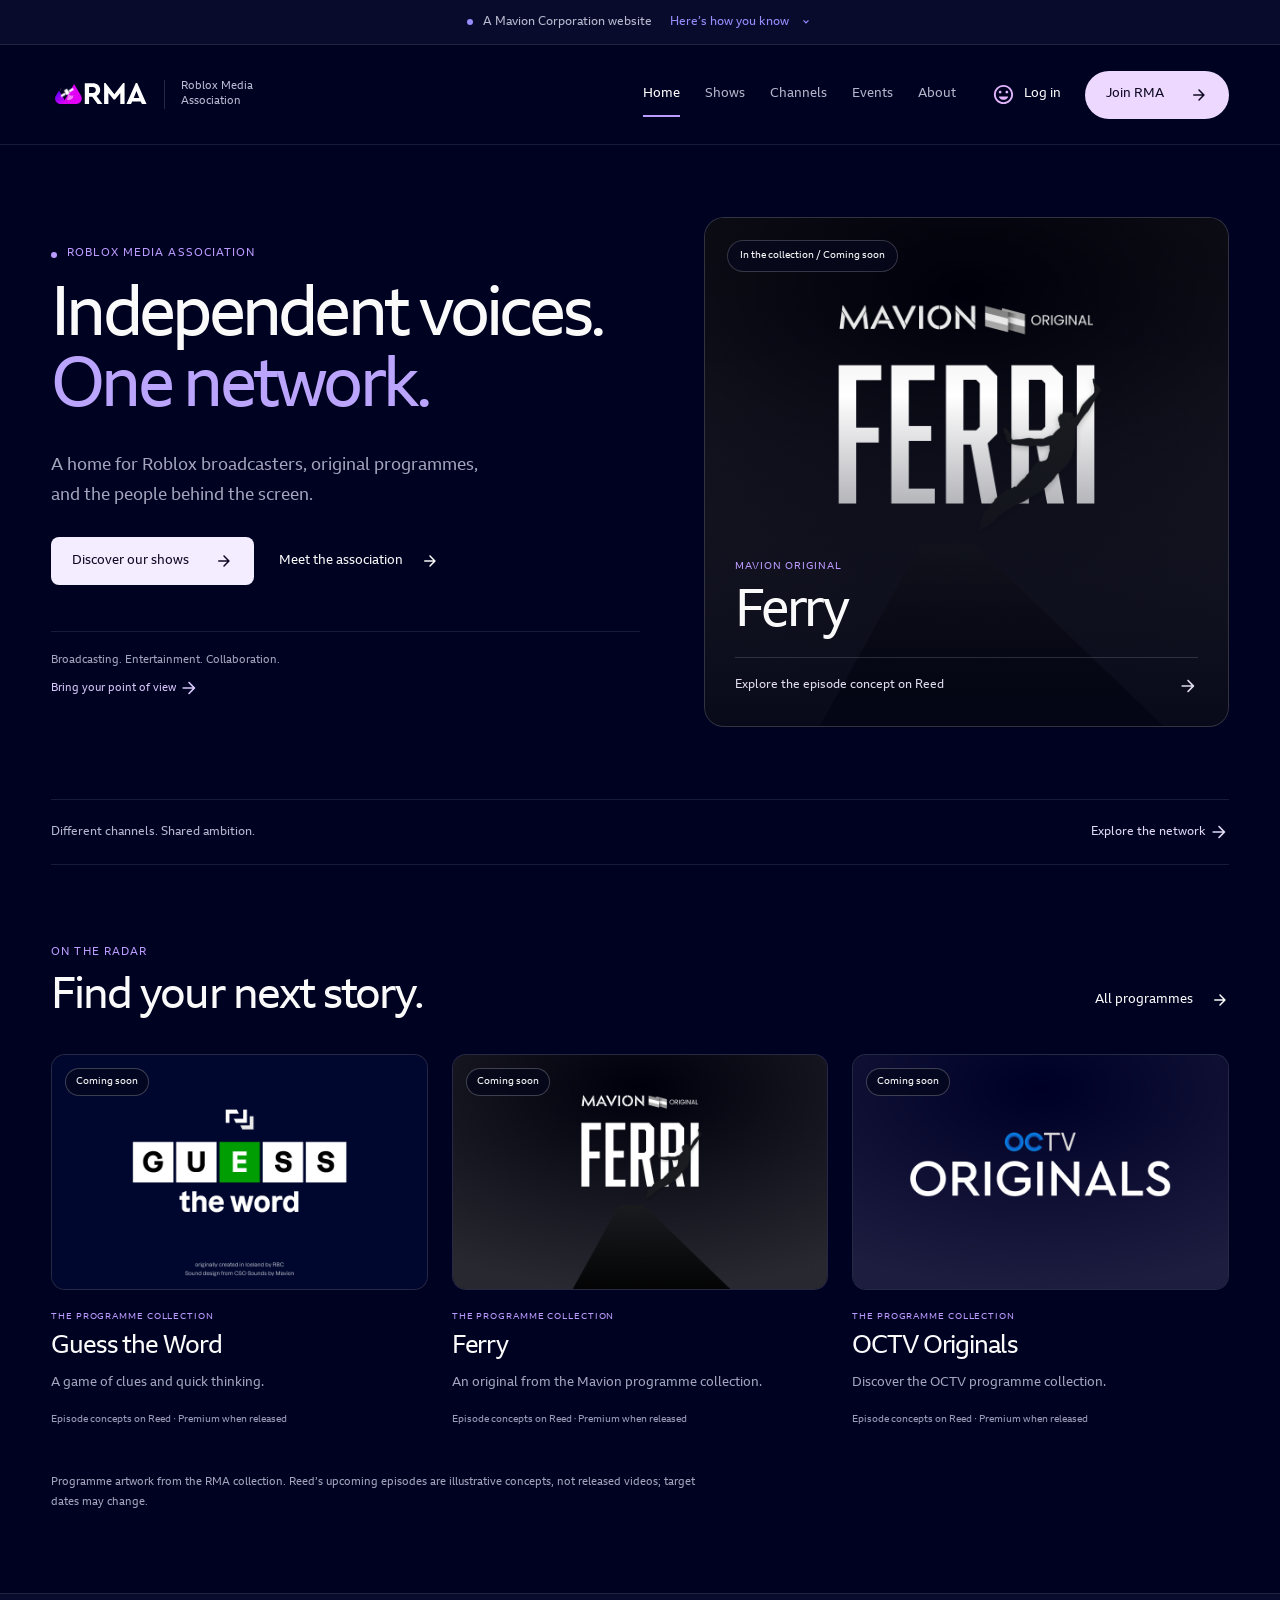
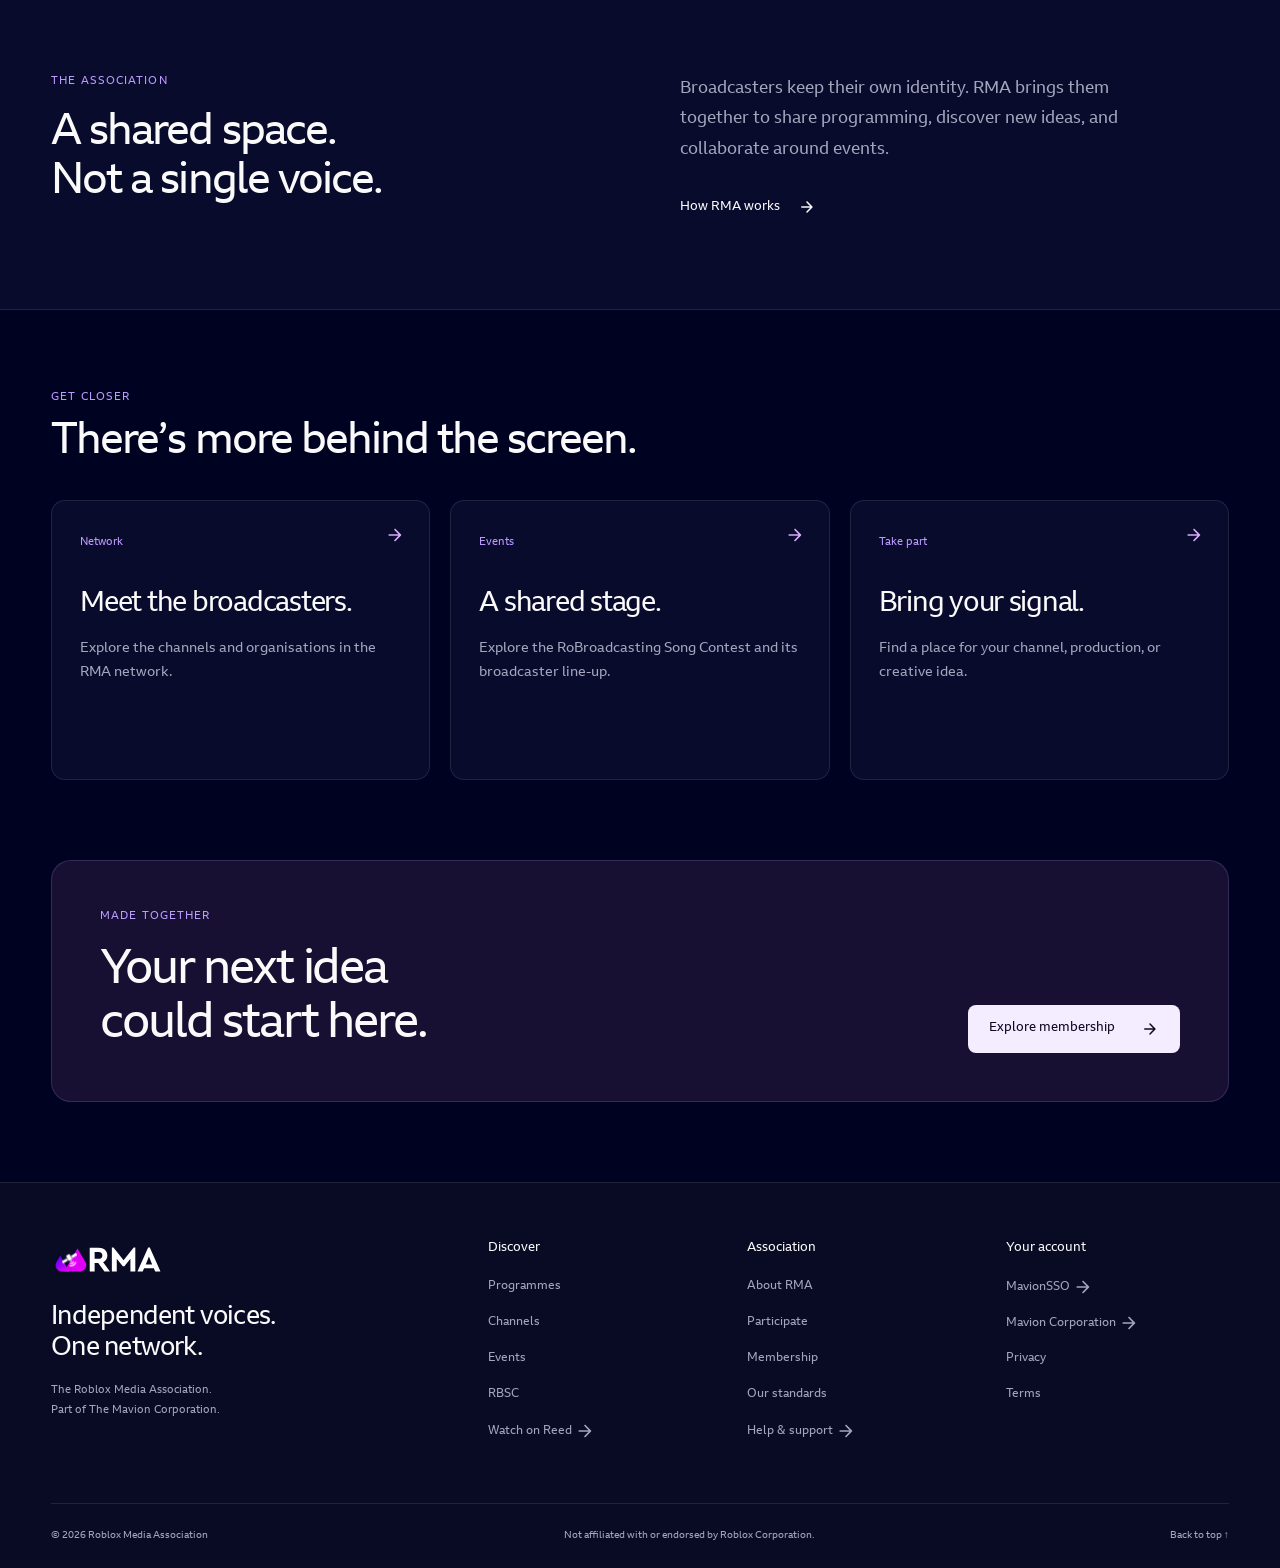
<file: index.html>
<!doctype html>
<html lang="en">
  <head>
    <meta charset="UTF-8" />
    <meta name="viewport" content="width=device-width, initial-scale=1.0" />
    <meta name="description" content="RMA — the Roblox Media Association." />
    <title>RMA — Roblox Media Association</title>
    <link rel="preconnect" href="https://fonts.googleapis.com" />
    <link rel="preconnect" href="https://fonts.gstatic.com" crossorigin />
    <link href="https://fonts.googleapis.com/css2?family=DM+Sans:wght@400;500;600;700&family=Space+Grotesk:wght@500;600;700&family=Material+Symbols+Rounded:opsz,wght,FILL,GRAD@20..48,100..700,0..1,-50..200&display=swap" rel="stylesheet" />
    <link rel="stylesheet" href="styles.css" />
    <link rel="stylesheet" href="header-fix.css" />
    <link rel="stylesheet" href="design-refine.css" />
    <link rel="stylesheet" href="pages.css" />
    <link rel="stylesheet" href="hero-refine.css" />
    <link rel="stylesheet" href="channel-links.css" />
  <link rel="canonical" href="https://rma.tmc.gg/"><script src="material-icons.js?v=1" defer></script><script src="mavion-identity.js?v=1" defer></script><link rel="stylesheet" href="rma-redesign.css?v=3"><link rel="icon" href="assets/rma-light.svg" type="image/svg+xml"></head>
  <body>
    <a class="rma-skip" href="#main">Skip to content</a><header class="rma-header"><a class="rma-brand" href="index.html" aria-label="RMA home"><img src="assets/rma-light.svg" alt="RMA" width="155" height="45"><span>Roblox Media<br>Association</span></a><button class="menu-toggle" type="button" aria-expanded="false" aria-controls="rma-navigation"><span>Menu</span><svg viewBox="0 0 24 24" aria-hidden="true"><path d="M4 8h16M4 16h16"/></svg></button><nav id="rma-navigation" aria-label="Primary navigation"><a href="index.html" aria-current="page">Home</a><a href="shows.html">Shows</a><a href="channels.html">Channels</a><a href="events.html">Events</a><a href="about.html">About</a><a class="mobile-member" href="apply.html">Membership <span aria-hidden="true">↗</span></a></nav><div class="rma-header-actions"><a class="rma-login" href="https://sso.tmc.gg/">Log in <span aria-hidden="true">↗</span></a><a class="primary-button" href="apply.html">Join RMA <span aria-hidden="true">↗</span></a></div></header>

    <main class="rma-home" id="main"><section class="network-hero"><div class="network-hero-copy"><p class="eyebrow"><span class="status-dot"></span> Roblox Media Association</p><h1>Independent voices.<br><em>One network.</em></h1><p class="intro">A home for Roblox broadcasters, original programmes, and the people behind the screen.</p><div class="hero-actions"><a class="primary-button" href="shows.html">Discover our shows <span aria-hidden="true">↗</span></a><a class="text-link" href="about.html">Meet the association <span aria-hidden="true">↗</span></a></div><div class="hero-caption"><span>Broadcasting. Entertainment. Collaboration.</span><a href="participate.html">Bring your point of view <span aria-hidden="true">↗</span></a></div></div><a class="network-feature" href="https://reed.tmc.gg/watch?v=upcoming-ferry-s01e01"><img src="assets/ferry.png" alt="Ferry original programme artwork" width="960" height="540" fetchpriority="high"><span class="feature-pill">In the collection / Coming soon</span><div class="network-feature-copy"><p class="eyebrow">Mavion original</p><h2>Ferry</h2><p>Explore the episode concept on Reed <span aria-hidden="true">↗</span></p></div></a></section><div class="network-band"><span>Different channels. Shared ambition.</span><a href="channels.html">Explore the network <span aria-hidden="true">↗</span></a></div><section class="section"><div class="section-heading"><div><p class="eyebrow">On the radar</p><h2>Find your next story.</h2></div><a class="text-link" href="shows.html">All programmes <span aria-hidden="true">↗</span></a></div><div class="programme-grid"><article class="programme"><a class="programme-art" href="https://reed.tmc.gg/watch?v=upcoming-guess-the-word-s01e01"><img src="assets/guess-the-word.png" alt="Guess the Word programme artwork" width="960" height="540" loading="lazy"><span class="programme-status">Coming soon</span><span class="programme-arrow" aria-hidden="true">↗</span></a><div class="programme-copy"><p class="eyebrow">The programme collection</p><h3><a href="https://reed.tmc.gg/watch?v=upcoming-guess-the-word-s01e01">Guess the Word</a></h3><p>A game of clues and quick thinking.</p><small>Episode concepts on Reed · Premium when released</small></div></article><article class="programme"><a class="programme-art" href="https://reed.tmc.gg/watch?v=upcoming-ferry-s01e01"><img src="assets/ferry.png" alt="Ferry programme artwork" width="960" height="540" loading="lazy"><span class="programme-status">Coming soon</span><span class="programme-arrow" aria-hidden="true">↗</span></a><div class="programme-copy"><p class="eyebrow">The programme collection</p><h3><a href="https://reed.tmc.gg/watch?v=upcoming-ferry-s01e01">Ferry</a></h3><p>An original from the Mavion programme collection.</p><small>Episode concepts on Reed · Premium when released</small></div></article><article class="programme"><a class="programme-art" href="https://reed.tmc.gg/watch?v=upcoming-octv-originals-s01e01"><img src="assets/octv-originals.png" alt="OCTV Originals programme artwork" width="960" height="540" loading="lazy"><span class="programme-status">Coming soon</span><span class="programme-arrow" aria-hidden="true">↗</span></a><div class="programme-copy"><p class="eyebrow">The programme collection</p><h3><a href="https://reed.tmc.gg/watch?v=upcoming-octv-originals-s01e01">OCTV Originals</a></h3><p>Discover the OCTV programme collection.</p><small>Episode concepts on Reed · Premium when released</small></div></article></div><p class="collection-note">Programme artwork from the RMA collection. Reed’s upcoming episodes are illustrative concepts, not released videos; target dates may change.</p></section><section class="network-purpose section"><div><p class="eyebrow">The association</p><h2>A shared space.<br>Not a single voice.</h2></div><div><p>Broadcasters keep their own identity. RMA brings them together to share programming, discover new ideas, and collaborate around events.</p><a class="text-link" href="about.html">How RMA works <span aria-hidden="true">↗</span></a></div></section><section class="section"><div class="section-heading"><div><p class="eyebrow">Get closer</p><h2>There’s more behind the screen.</h2></div></div><div class="route-grid"><a href="channels.html"><span class="route-number">Network</span><h3>Meet the broadcasters.</h3><p>Explore the channels and organisations in the RMA network.</p><span aria-hidden="true">↗</span></a><a href="rbsc.html"><span class="route-number">Events</span><h3>A shared stage.</h3><p>Explore the RoBroadcasting Song Contest and its broadcaster line-up.</p><span aria-hidden="true">↗</span></a><a href="participate.html"><span class="route-number">Take part</span><h3>Bring your signal.</h3><p>Find a place for your channel, production, or creative idea.</p><span aria-hidden="true">↗</span></a></div></section><section class="join-band"><p class="eyebrow">Made together</p><h2>Your next idea<br>could start here.</h2><a class="primary-button" href="apply.html">Explore membership <span aria-hidden="true">↗</span></a></section></main>
    <footer class="rma-footer"><div class="rma-footer-top"><div class="rma-footer-identity"><a href="index.html" aria-label="RMA home"><img src="assets/rma-light.svg" alt="RMA" width="155" height="45"></a><p>Independent voices.<br>One network.</p><small>The Roblox Media Association.<br>Part of The Mavion Corporation.</small></div><div><h2>Discover</h2><a href="shows.html">Programmes</a><a href="channels.html">Channels</a><a href="events.html">Events</a><a href="rbsc.html">RBSC</a><a href="https://reed.tmc.gg">Watch on Reed <span aria-hidden="true">↗</span></a></div><div><h2>Association</h2><a href="about.html">About RMA</a><a href="participate.html">Participate</a><a href="apply.html">Membership</a><a href="standards.html">Our standards</a><a href="https://tmc.gg/support">Help & support <span aria-hidden="true">↗</span></a></div><div><h2>Your account</h2><a href="https://sso.tmc.gg/">MavionSSO <span aria-hidden="true">↗</span></a><a href="https://tmc.gg">Mavion Corporation <span aria-hidden="true">↗</span></a><a href="privacy.html">Privacy</a><a href="terms.html">Terms</a></div></div><div class="rma-footer-bottom"><span>© 2026 Roblox Media Association</span><span>Not affiliated with or endorsed by Roblox Corporation.</span><a href="#main">Back to top ↑</a></div></footer>
  <script src="rma.js?v=3" defer></script></body>
</html>
</file>
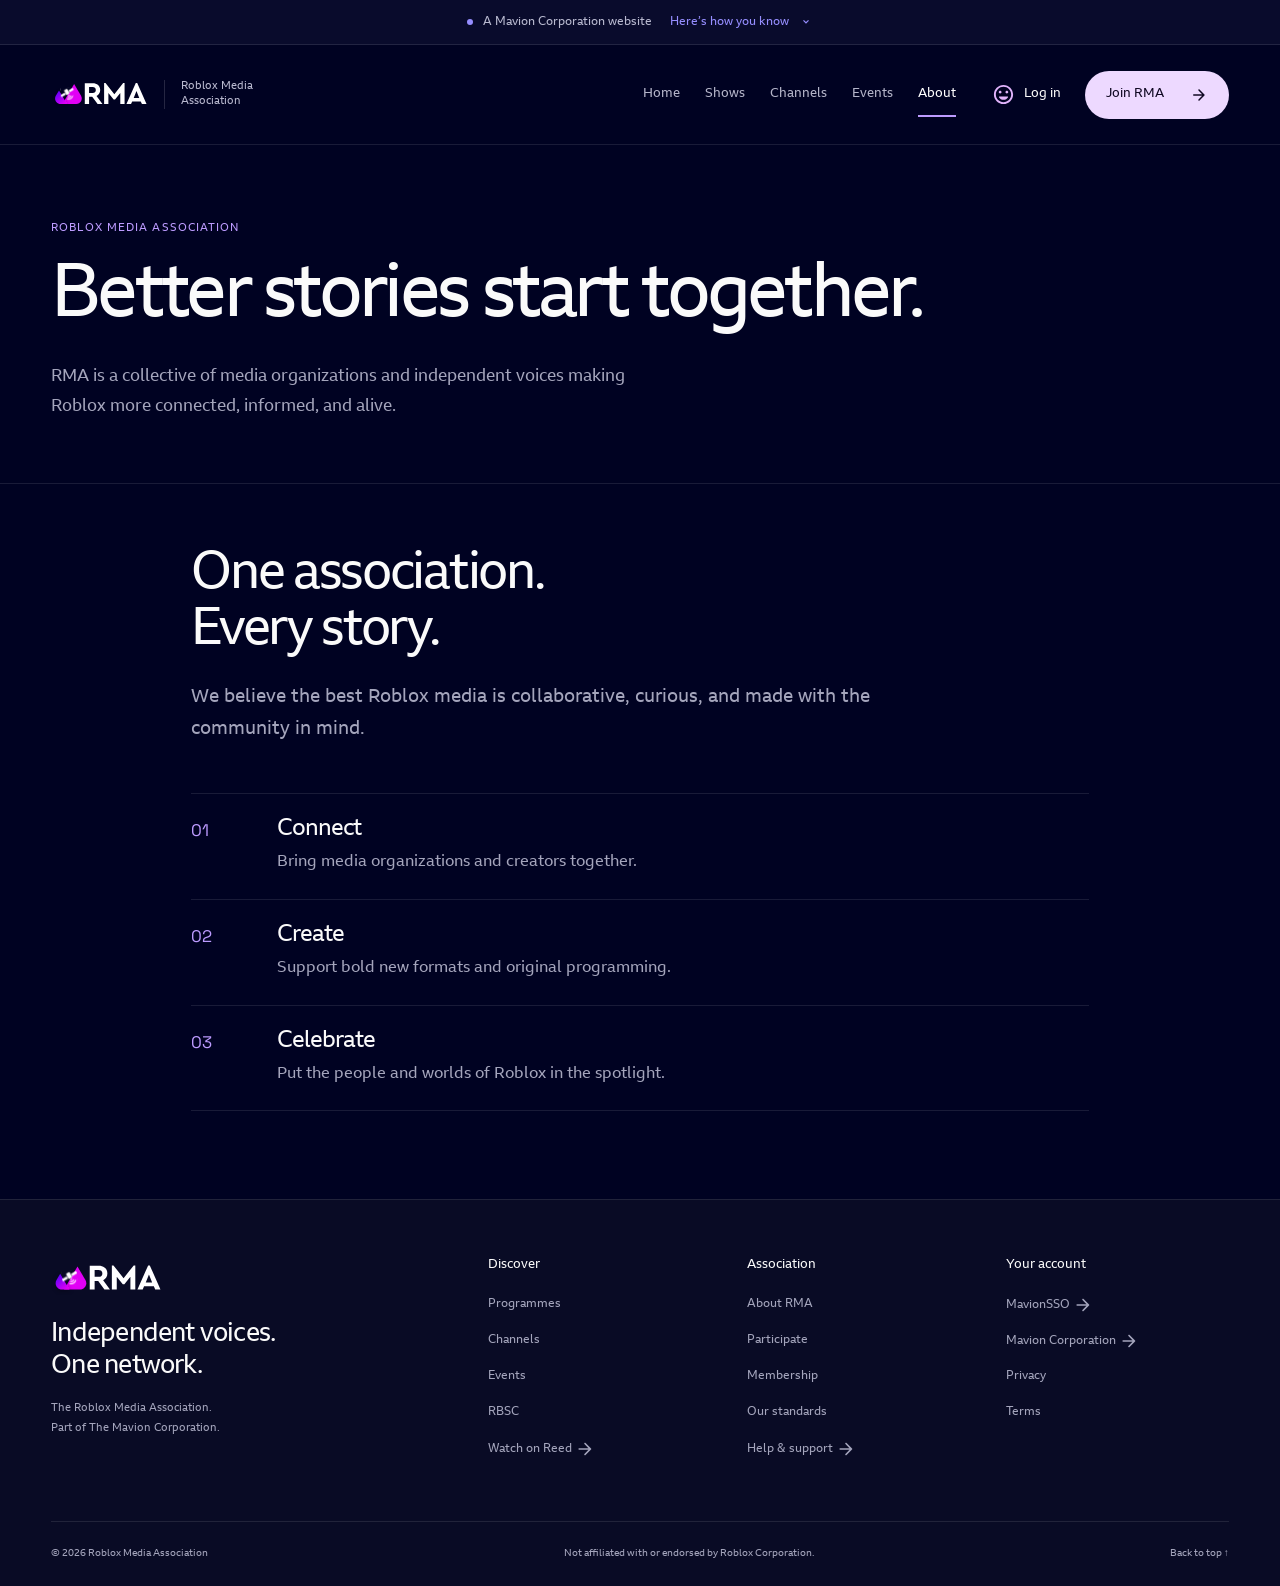
<file: about.html>
<!doctype html><html lang="en"><head><meta charset="utf-8"><meta name="viewport" content="width=device-width,initial-scale=1"><title>About — RMA</title><link href="https://fonts.googleapis.com/css2?family=DM+Sans:wght@400;600;700&family=Space+Grotesk:wght@500;600;700&family=Material+Symbols+Rounded:opsz,wght,FILL,GRAD@20..48,100..700,0..1,-50..200&display=swap" rel="stylesheet"><link rel="stylesheet" href="styles.css"><link rel="stylesheet" href="pages.css"><meta name="description" content="The Roblox Media Association: broadcasters, original programmes, and shared events. Part of The Mavion Corporation."><link rel="canonical" href="https://rma.tmc.gg/about.html"><script src="material-icons.js?v=1" defer></script><script src="mavion-identity.js?v=1" defer></script><link rel="stylesheet" href="rma-redesign.css?v=3"><link rel="icon" href="assets/rma-light.svg" type="image/svg+xml"></head><body><a class="rma-skip" href="#main">Skip to content</a><header class="rma-header"><a class="rma-brand" href="index.html" aria-label="RMA home"><img src="assets/rma-light.svg" alt="RMA" width="155" height="45"><span>Roblox Media<br>Association</span></a><button class="menu-toggle" type="button" aria-expanded="false" aria-controls="rma-navigation"><span>Menu</span><svg viewBox="0 0 24 24" aria-hidden="true"><path d="M4 8h16M4 16h16"/></svg></button><nav id="rma-navigation" aria-label="Primary navigation"><a href="index.html">Home</a><a href="shows.html">Shows</a><a href="channels.html">Channels</a><a href="events.html">Events</a><a href="about.html" aria-current="page">About</a><a class="mobile-member" href="apply.html">Membership <span aria-hidden="true">↗</span></a></nav><div class="rma-header-actions"><a class="rma-login" href="https://sso.tmc.gg/">Log in <span aria-hidden="true">↗</span></a><a class="primary-button" href="apply.html">Join RMA <span aria-hidden="true">↗</span></a></div></header><section class="page-hero"><p class="eyebrow">Roblox Media Association</p><h1>Better stories start together.</h1><p>RMA is a collective of media organizations and independent voices making Roblox more connected, informed, and alive.</p></section><main class="page-main about-page" id="main"><h2>One association.<br>Every story.</h2><p>We believe the best Roblox media is collaborative, curious, and made with the community in mind.</p><div class="value-list"><div class="value"><span>01</span><div><h3>Connect</h3><p>Bring media organizations and creators together.</p></div></div><div class="value"><span>02</span><div><h3>Create</h3><p>Support bold new formats and original programming.</p></div></div><div class="value"><span>03</span><div><h3>Celebrate</h3><p>Put the people and worlds of Roblox in the spotlight.</p></div></div></div></main><footer class="rma-footer"><div class="rma-footer-top"><div class="rma-footer-identity"><a href="index.html" aria-label="RMA home"><img src="assets/rma-light.svg" alt="RMA" width="155" height="45"></a><p>Independent voices.<br>One network.</p><small>The Roblox Media Association.<br>Part of The Mavion Corporation.</small></div><div><h2>Discover</h2><a href="shows.html">Programmes</a><a href="channels.html">Channels</a><a href="events.html">Events</a><a href="rbsc.html">RBSC</a><a href="https://reed.tmc.gg">Watch on Reed <span aria-hidden="true">↗</span></a></div><div><h2>Association</h2><a href="about.html">About RMA</a><a href="participate.html">Participate</a><a href="apply.html">Membership</a><a href="standards.html">Our standards</a><a href="https://tmc.gg/support">Help & support <span aria-hidden="true">↗</span></a></div><div><h2>Your account</h2><a href="https://sso.tmc.gg/">MavionSSO <span aria-hidden="true">↗</span></a><a href="https://tmc.gg">Mavion Corporation <span aria-hidden="true">↗</span></a><a href="privacy.html">Privacy</a><a href="terms.html">Terms</a></div></div><div class="rma-footer-bottom"><span>© 2026 Roblox Media Association</span><span>Not affiliated with or endorsed by Roblox Corporation.</span><a href="#main">Back to top ↑</a></div></footer><script src="rma.js?v=3" defer></script></body></html>
</file>
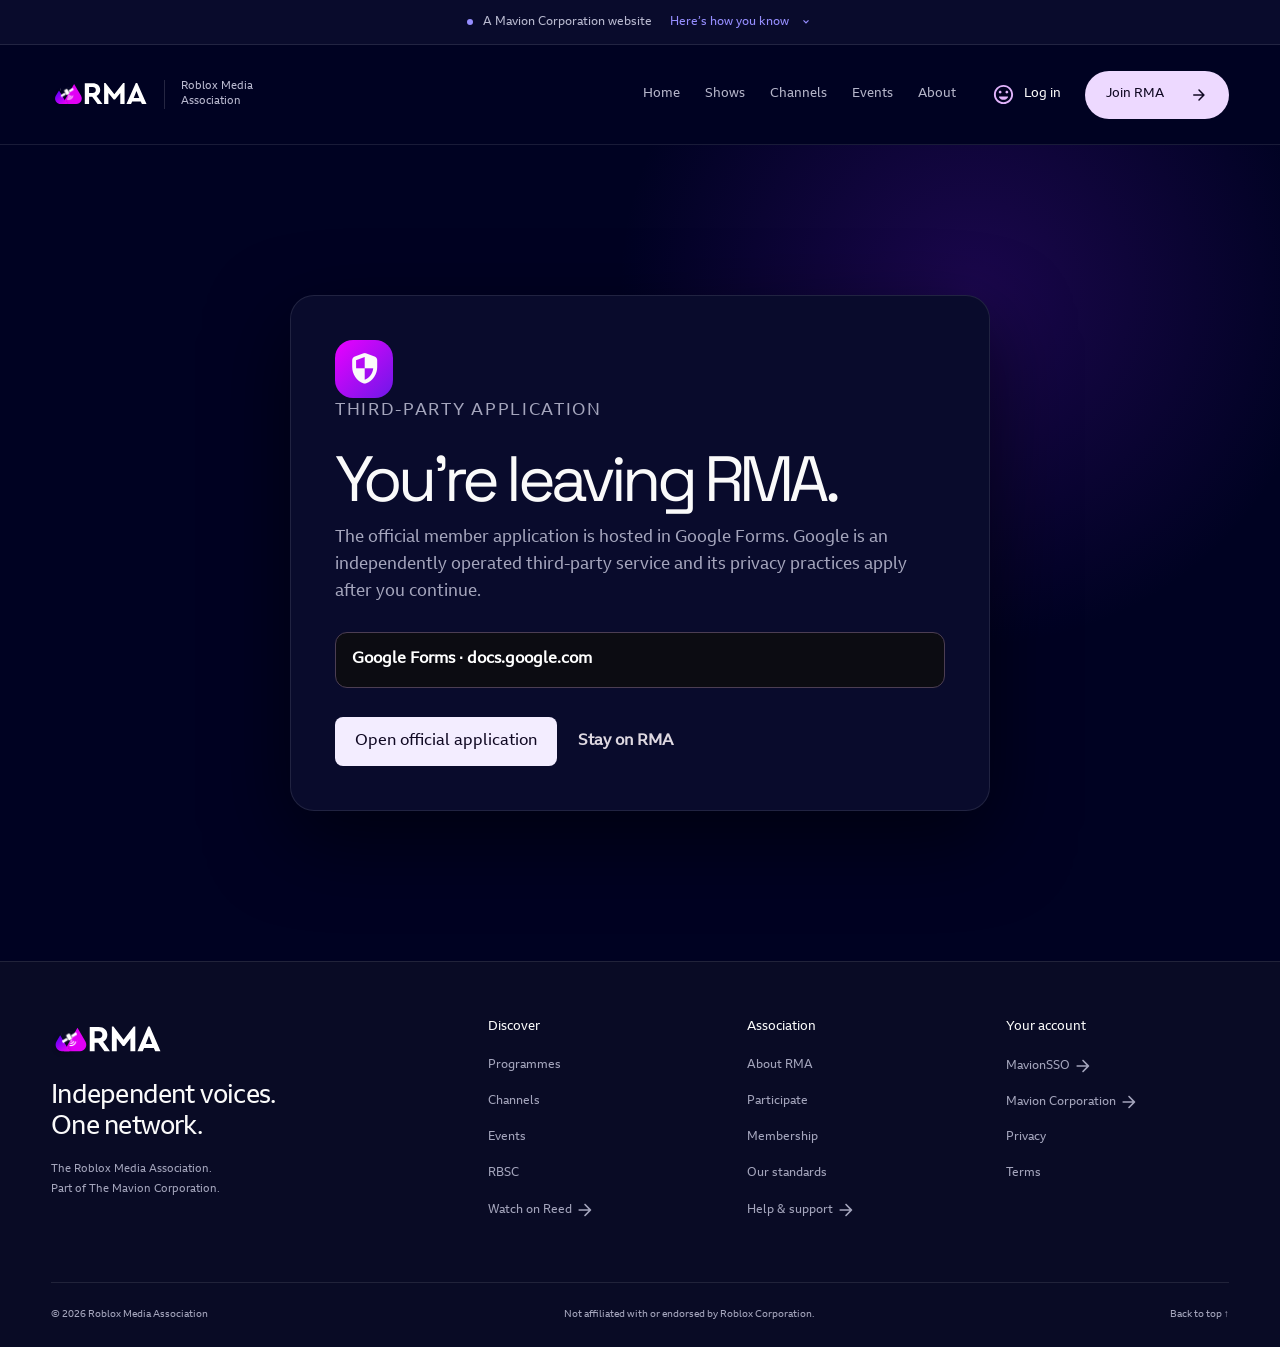
<file: application-external.html>
<!doctype html><html lang="en"><head><meta charset="utf-8"><meta name="viewport" content="width=device-width,initial-scale=1"><meta name="robots" content="noindex"><title>Leaving RMA — Member Application</title><link href="https://fonts.googleapis.com/css2?family=DM+Sans:wght@400;600;700&family=Space+Grotesk:wght@500;600;700&family=Material+Symbols+Rounded:opsz,wght,FILL,GRAD@20..48,100..700,0..1,-50..200&display=swap" rel="stylesheet"><link rel="stylesheet" href="styles.css"><link rel="stylesheet" href="external.css"><meta name="description" content="The Roblox Media Association: broadcasters, original programmes, and shared events. Part of The Mavion Corporation."><link rel="canonical" href="https://rma.tmc.gg/application-external.html"><script src="material-icons.js?v=1" defer></script><script src="mavion-identity.js?v=1" defer></script><link rel="stylesheet" href="rma-redesign.css?v=3"><link rel="icon" href="assets/rma-light.svg" type="image/svg+xml"></head><body><a class="rma-skip" href="#main">Skip to content</a><header class="rma-header"><a class="rma-brand" href="index.html" aria-label="RMA home"><img src="assets/rma-light.svg" alt="RMA" width="155" height="45"><span>Roblox Media<br>Association</span></a><button class="menu-toggle" type="button" aria-expanded="false" aria-controls="rma-navigation"><span>Menu</span><svg viewBox="0 0 24 24" aria-hidden="true"><path d="M4 8h16M4 16h16"/></svg></button><nav id="rma-navigation" aria-label="Primary navigation"><a href="index.html">Home</a><a href="shows.html">Shows</a><a href="channels.html">Channels</a><a href="events.html">Events</a><a href="about.html">About</a><a class="mobile-member" href="apply.html">Membership <span aria-hidden="true">↗</span></a></nav><div class="rma-header-actions"><a class="rma-login" href="https://sso.tmc.gg/">Log in <span aria-hidden="true">↗</span></a><a class="primary-button" href="apply.html">Join RMA <span aria-hidden="true">↗</span></a></div></header><main class="exit-wrap" id="main"><section class="exit-card"><div class="exit-icon"><span class="material-symbols-rounded">security</span></div><p class="eyebrow">Third-party application</p><h1>You’re leaving RMA.</h1><p>The official member application is hosted in Google Forms. Google is an independently operated third-party service and its privacy practices apply after you continue.</p><div class="exit-domain">Google Forms · docs.google.com</div><div class="exit-actions"><a class="primary-button" target="_blank" rel="noopener noreferrer" href="https://docs.google.com/forms/d/e/1FAIpQLScePDE5dJHVrBjAq10-PG8eJrhtLAAfp60psfr5zHIzbKBe5w/viewform">Open official application</a><a class="exit-cancel" href="apply.html">Stay on RMA</a></div></section></main><script src="rma.js?v=3" defer></script><footer class="rma-footer"><div class="rma-footer-top"><div class="rma-footer-identity"><a href="index.html" aria-label="RMA home"><img src="assets/rma-light.svg" alt="RMA" width="155" height="45"></a><p>Independent voices.<br>One network.</p><small>The Roblox Media Association.<br>Part of The Mavion Corporation.</small></div><div><h2>Discover</h2><a href="shows.html">Programmes</a><a href="channels.html">Channels</a><a href="events.html">Events</a><a href="rbsc.html">RBSC</a><a href="https://reed.tmc.gg">Watch on Reed <span aria-hidden="true">↗</span></a></div><div><h2>Association</h2><a href="about.html">About RMA</a><a href="participate.html">Participate</a><a href="apply.html">Membership</a><a href="standards.html">Our standards</a><a href="https://tmc.gg/support">Help & support <span aria-hidden="true">↗</span></a></div><div><h2>Your account</h2><a href="https://sso.tmc.gg/">MavionSSO <span aria-hidden="true">↗</span></a><a href="https://tmc.gg">Mavion Corporation <span aria-hidden="true">↗</span></a><a href="privacy.html">Privacy</a><a href="terms.html">Terms</a></div></div><div class="rma-footer-bottom"><span>© 2026 Roblox Media Association</span><span>Not affiliated with or endorsed by Roblox Corporation.</span><a href="#main">Back to top ↑</a></div></footer></body></html>
</file>
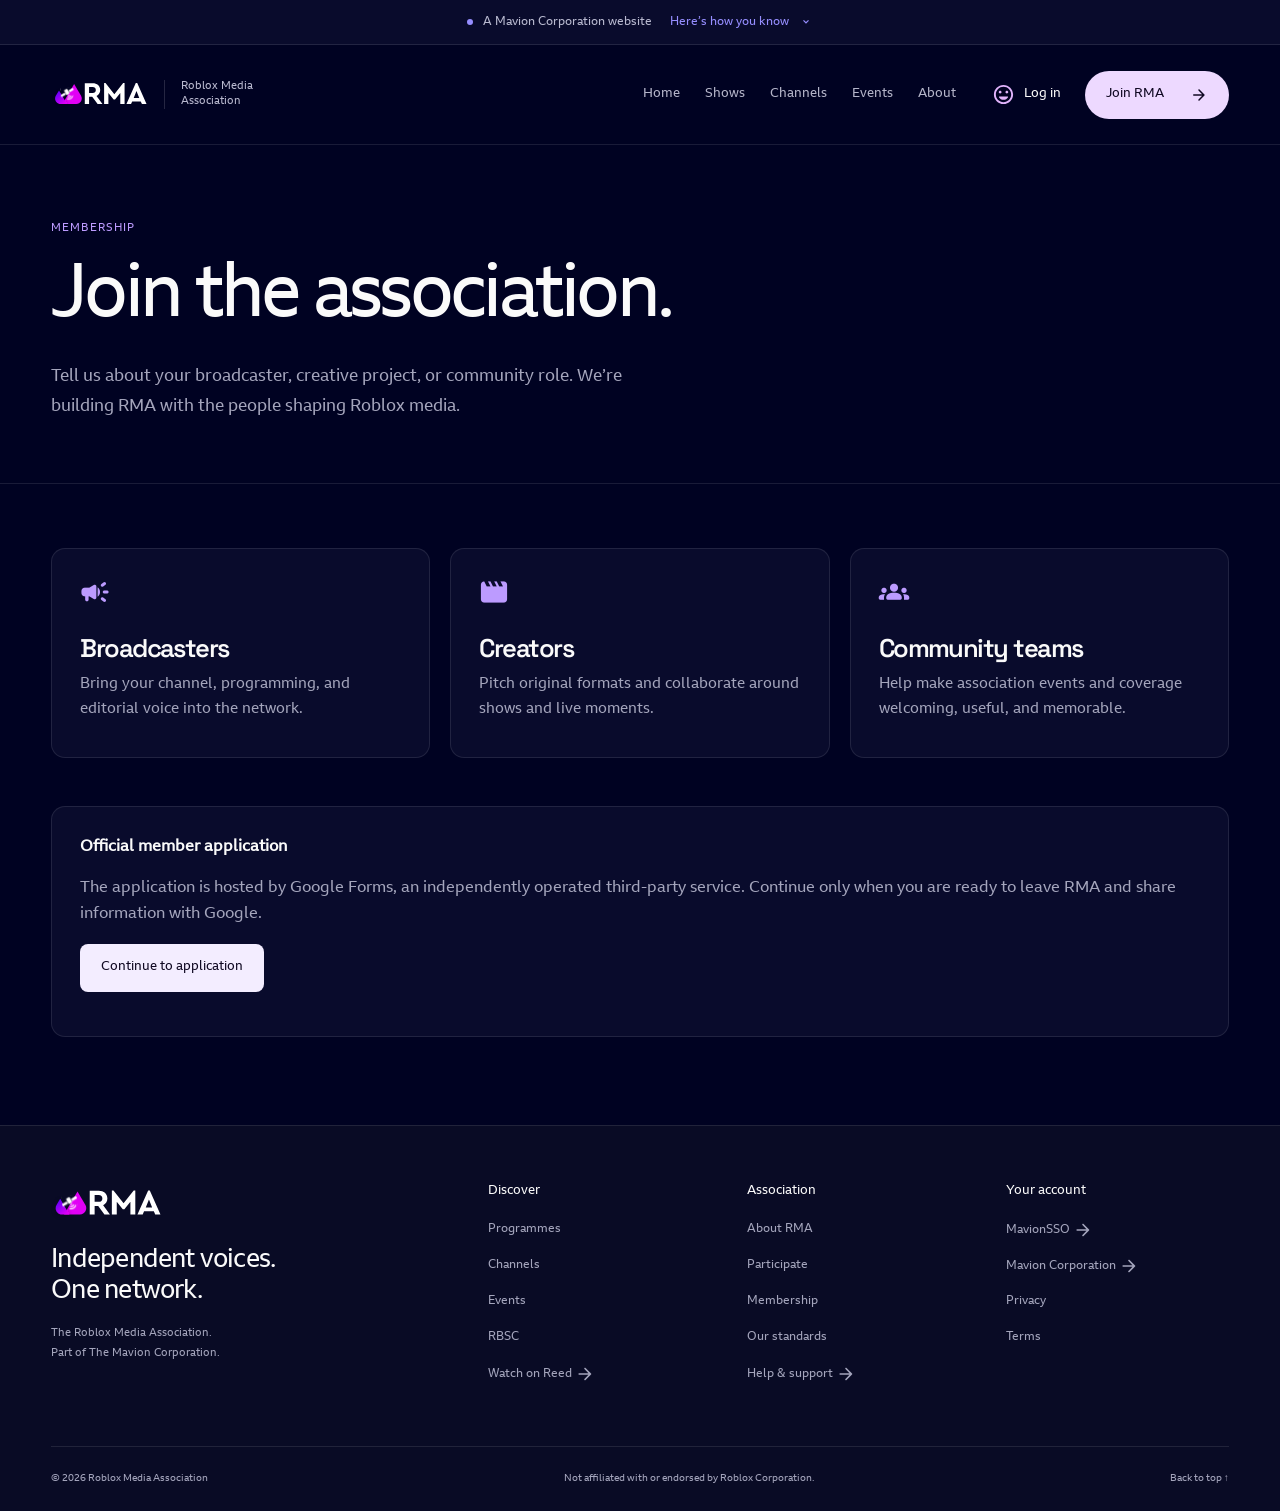
<file: apply.html>
<!doctype html><html lang="en"><head><meta charset="utf-8"><meta name="viewport" content="width=device-width,initial-scale=1"><title>Member Application — RMA</title><link href="https://fonts.googleapis.com/css2?family=DM+Sans:wght@400;600;700&family=Space+Grotesk:wght@500;600;700&family=Material+Symbols+Rounded:opsz,wght,FILL,GRAD@20..48,100..700,0..1,-50..200&display=swap" rel="stylesheet"><link rel="stylesheet" href="styles.css"><link rel="stylesheet" href="pages.css"><link rel="stylesheet" href="rma-extra.css"><meta name="description" content="The Roblox Media Association: broadcasters, original programmes, and shared events. Part of The Mavion Corporation."><link rel="canonical" href="https://rma.tmc.gg/apply.html"><script src="material-icons.js?v=1" defer></script><script src="mavion-identity.js?v=1" defer></script><link rel="stylesheet" href="rma-redesign.css?v=3"><link rel="icon" href="assets/rma-light.svg" type="image/svg+xml"></head><body><a class="rma-skip" href="#main">Skip to content</a><header class="rma-header"><a class="rma-brand" href="index.html" aria-label="RMA home"><img src="assets/rma-light.svg" alt="RMA" width="155" height="45"><span>Roblox Media<br>Association</span></a><button class="menu-toggle" type="button" aria-expanded="false" aria-controls="rma-navigation"><span>Menu</span><svg viewBox="0 0 24 24" aria-hidden="true"><path d="M4 8h16M4 16h16"/></svg></button><nav id="rma-navigation" aria-label="Primary navigation"><a href="index.html">Home</a><a href="shows.html">Shows</a><a href="channels.html">Channels</a><a href="events.html">Events</a><a href="about.html">About</a><a class="mobile-member" href="apply.html">Membership <span aria-hidden="true">↗</span></a></nav><div class="rma-header-actions"><a class="rma-login" href="https://sso.tmc.gg/">Log in <span aria-hidden="true">↗</span></a><a class="primary-button" href="apply.html">Join RMA <span aria-hidden="true">↗</span></a></div></header><section class="page-hero"><p class="eyebrow">Membership</p><h1>Join the association.</h1><p>Tell us about your broadcaster, creative project, or community role. We’re building RMA with the people shaping Roblox media.</p></section><main class="page-main" id="main"><div class="feature-list"><article class="feature"><span class="material-symbols-rounded">campaign</span><h2>Broadcasters</h2><p>Bring your channel, programming, and editorial voice into the network.</p></article><article class="feature"><span class="material-symbols-rounded">movie</span><h2>Creators</h2><p>Pitch original formats and collaborate around shows and live moments.</p></article><article class="feature"><span class="material-symbols-rounded">groups</span><h2>Community teams</h2><p>Help make association events and coverage welcoming, useful, and memorable.</p></article></div><section class="legal-contact" style="margin-top:48px"><strong>Official member application</strong><p>The application is hosted by Google Forms, an independently operated third-party service. Continue only when you are ready to leave RMA and share information with Google.</p><p><a class="primary-button" href="application-external.html">Continue to application</a></p></section></main><footer class="rma-footer"><div class="rma-footer-top"><div class="rma-footer-identity"><a href="index.html" aria-label="RMA home"><img src="assets/rma-light.svg" alt="RMA" width="155" height="45"></a><p>Independent voices.<br>One network.</p><small>The Roblox Media Association.<br>Part of The Mavion Corporation.</small></div><div><h2>Discover</h2><a href="shows.html">Programmes</a><a href="channels.html">Channels</a><a href="events.html">Events</a><a href="rbsc.html">RBSC</a><a href="https://reed.tmc.gg">Watch on Reed <span aria-hidden="true">↗</span></a></div><div><h2>Association</h2><a href="about.html">About RMA</a><a href="participate.html">Participate</a><a href="apply.html">Membership</a><a href="standards.html">Our standards</a><a href="https://tmc.gg/support">Help & support <span aria-hidden="true">↗</span></a></div><div><h2>Your account</h2><a href="https://sso.tmc.gg/">MavionSSO <span aria-hidden="true">↗</span></a><a href="https://tmc.gg">Mavion Corporation <span aria-hidden="true">↗</span></a><a href="privacy.html">Privacy</a><a href="terms.html">Terms</a></div></div><div class="rma-footer-bottom"><span>© 2026 Roblox Media Association</span><span>Not affiliated with or endorsed by Roblox Corporation.</span><a href="#main">Back to top ↑</a></div></footer><script src="rma.js?v=3" defer></script></body></html>
</file>
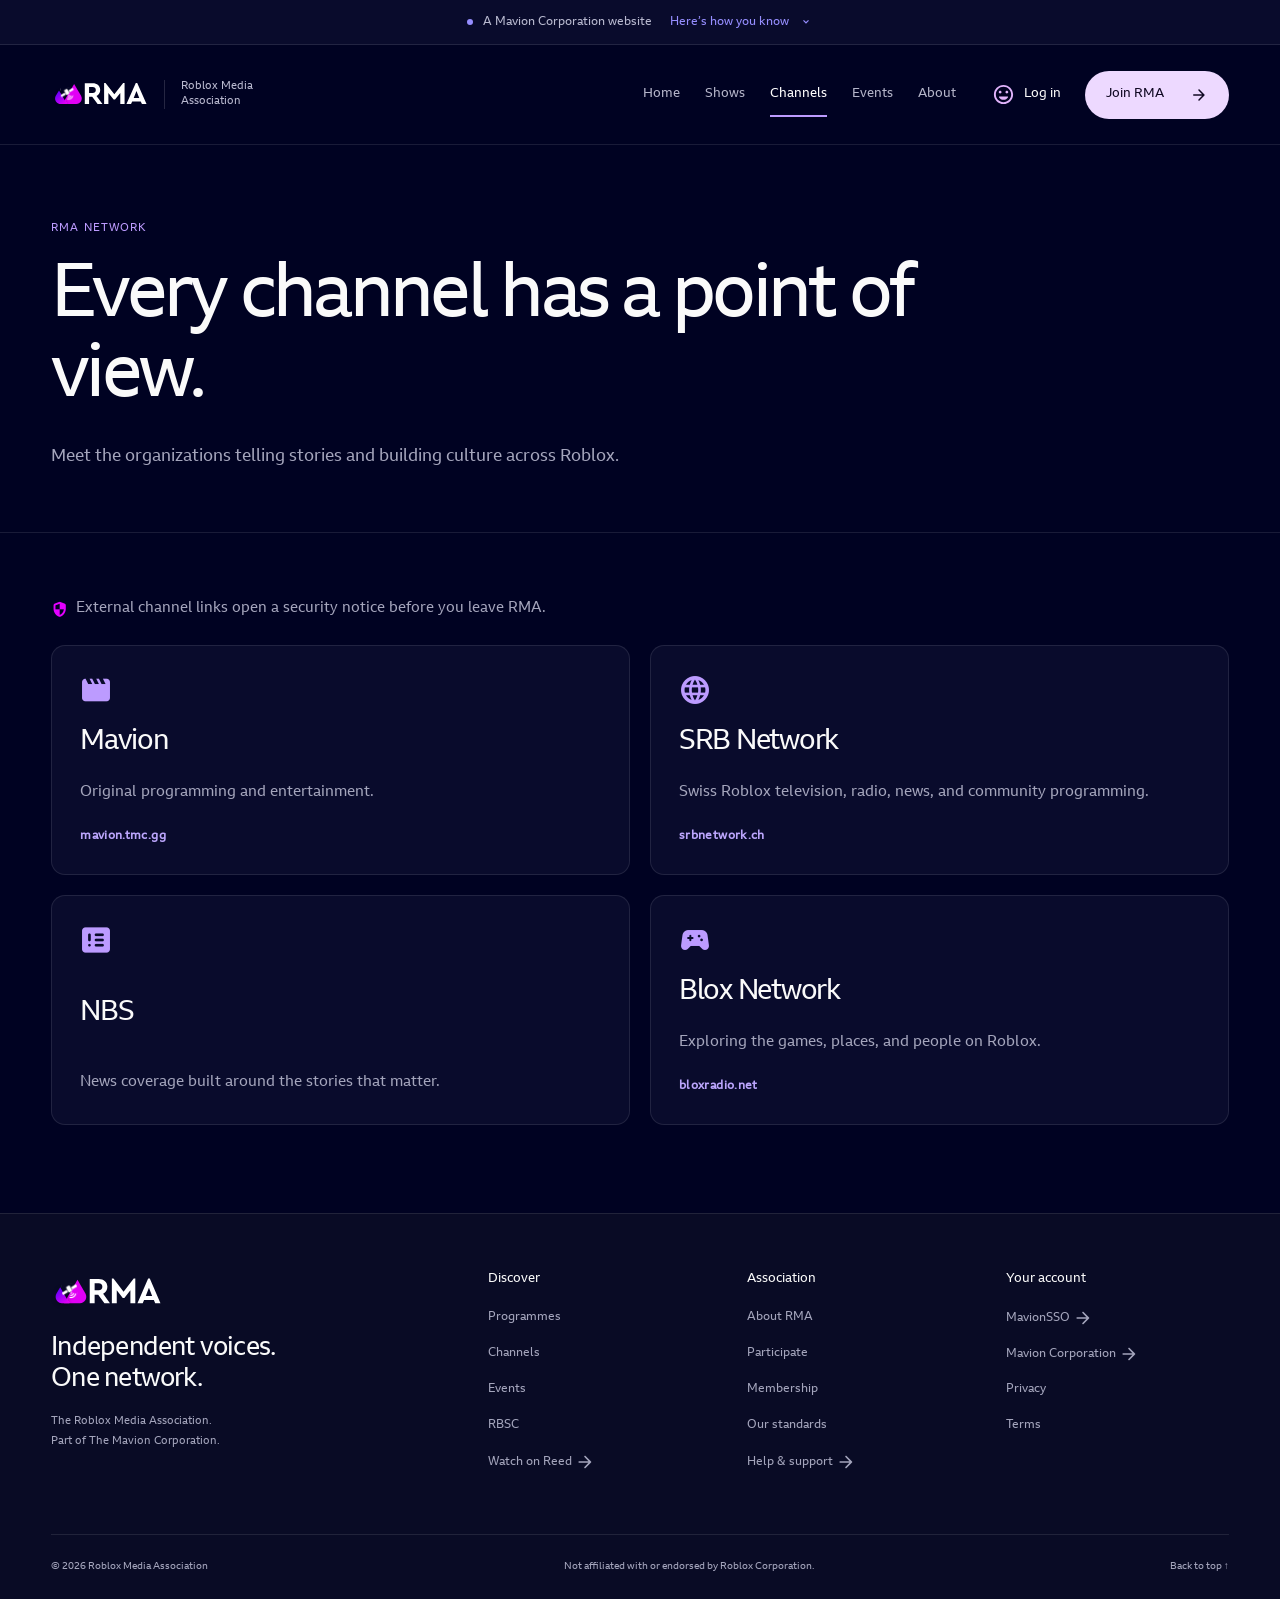
<file: channels.html>
<!doctype html>
<html lang="en"><head>
  <meta charset="utf-8"><meta name="viewport" content="width=device-width,initial-scale=1"><title>Channels — RMA</title>
  <link href="https://fonts.googleapis.com/css2?family=DM+Sans:wght@400;600;700&family=Space+Grotesk:wght@500;600;700&family=Material+Symbols+Rounded:opsz,wght,FILL,GRAD@20..48,100..700,0..1,-50..200&display=swap" rel="stylesheet">
  <link rel="stylesheet" href="styles.css"><link rel="stylesheet" href="pages.css"><link rel="stylesheet" href="external.css">
<meta name="description" content="The Roblox Media Association: broadcasters, original programmes, and shared events. Part of The Mavion Corporation."><link rel="canonical" href="https://rma.tmc.gg/channels.html"><script src="material-icons.js?v=1" defer></script><script src="mavion-identity.js?v=1" defer></script><link rel="stylesheet" href="rma-redesign.css?v=3"><link rel="icon" href="assets/rma-light.svg" type="image/svg+xml"></head><body>
  <a class="rma-skip" href="#main">Skip to content</a><header class="rma-header"><a class="rma-brand" href="index.html" aria-label="RMA home"><img src="assets/rma-light.svg" alt="RMA" width="155" height="45"><span>Roblox Media<br>Association</span></a><button class="menu-toggle" type="button" aria-expanded="false" aria-controls="rma-navigation"><span>Menu</span><svg viewBox="0 0 24 24" aria-hidden="true"><path d="M4 8h16M4 16h16"/></svg></button><nav id="rma-navigation" aria-label="Primary navigation"><a href="index.html">Home</a><a href="shows.html">Shows</a><a href="channels.html" aria-current="page">Channels</a><a href="events.html">Events</a><a href="about.html">About</a><a class="mobile-member" href="apply.html">Membership <span aria-hidden="true">↗</span></a></nav><div class="rma-header-actions"><a class="rma-login" href="https://sso.tmc.gg/">Log in <span aria-hidden="true">↗</span></a><a class="primary-button" href="apply.html">Join RMA <span aria-hidden="true">↗</span></a></div></header>
  <section class="page-hero"><p class="eyebrow">RMA network</p><h1>Every channel has a point of view.</h1><p>Meet the organizations telling stories and building culture across Roblox.</p></section>
  <main class="page-main" id="main"><p class="external-note"><span class="material-symbols-rounded">security</span> External channel links open a security notice before you leave RMA.</p><div class="channel-page-grid">
    <a class="channel-card external-card" href="external.html?site=mavion"><span class="material-symbols-rounded">movie</span><h2>Mavion</h2><p>Original programming and entertainment.</p><small>mavion.tmc.gg</small></a>
    <a class="channel-card external-card" href="external.html?site=srb"><span class="material-symbols-rounded">language</span><h2>SRB Network</h2><p>Swiss Roblox television, radio, news, and community programming.</p><small>srbnetwork.ch</small></a>
    <article class="channel-card"><span class="material-symbols-rounded">breaking_news</span><h2>NBS</h2><p>News coverage built around the stories that matter.</p></article>
    <a class="channel-card external-card" href="external.html?site=blox"><span class="material-symbols-rounded">sports_esports</span><h2>Blox Network</h2><p>Exploring the games, places, and people on Roblox.</p><small>bloxradio.net</small></a>
  </div></main>
  <footer class="rma-footer"><div class="rma-footer-top"><div class="rma-footer-identity"><a href="index.html" aria-label="RMA home"><img src="assets/rma-light.svg" alt="RMA" width="155" height="45"></a><p>Independent voices.<br>One network.</p><small>The Roblox Media Association.<br>Part of The Mavion Corporation.</small></div><div><h2>Discover</h2><a href="shows.html">Programmes</a><a href="channels.html">Channels</a><a href="events.html">Events</a><a href="rbsc.html">RBSC</a><a href="https://reed.tmc.gg">Watch on Reed <span aria-hidden="true">↗</span></a></div><div><h2>Association</h2><a href="about.html">About RMA</a><a href="participate.html">Participate</a><a href="apply.html">Membership</a><a href="standards.html">Our standards</a><a href="https://tmc.gg/support">Help & support <span aria-hidden="true">↗</span></a></div><div><h2>Your account</h2><a href="https://sso.tmc.gg/">MavionSSO <span aria-hidden="true">↗</span></a><a href="https://tmc.gg">Mavion Corporation <span aria-hidden="true">↗</span></a><a href="privacy.html">Privacy</a><a href="terms.html">Terms</a></div></div><div class="rma-footer-bottom"><span>© 2026 Roblox Media Association</span><span>Not affiliated with or endorsed by Roblox Corporation.</span><a href="#main">Back to top ↑</a></div></footer>
<script src="rma.js?v=3" defer></script></body></html>
</file>
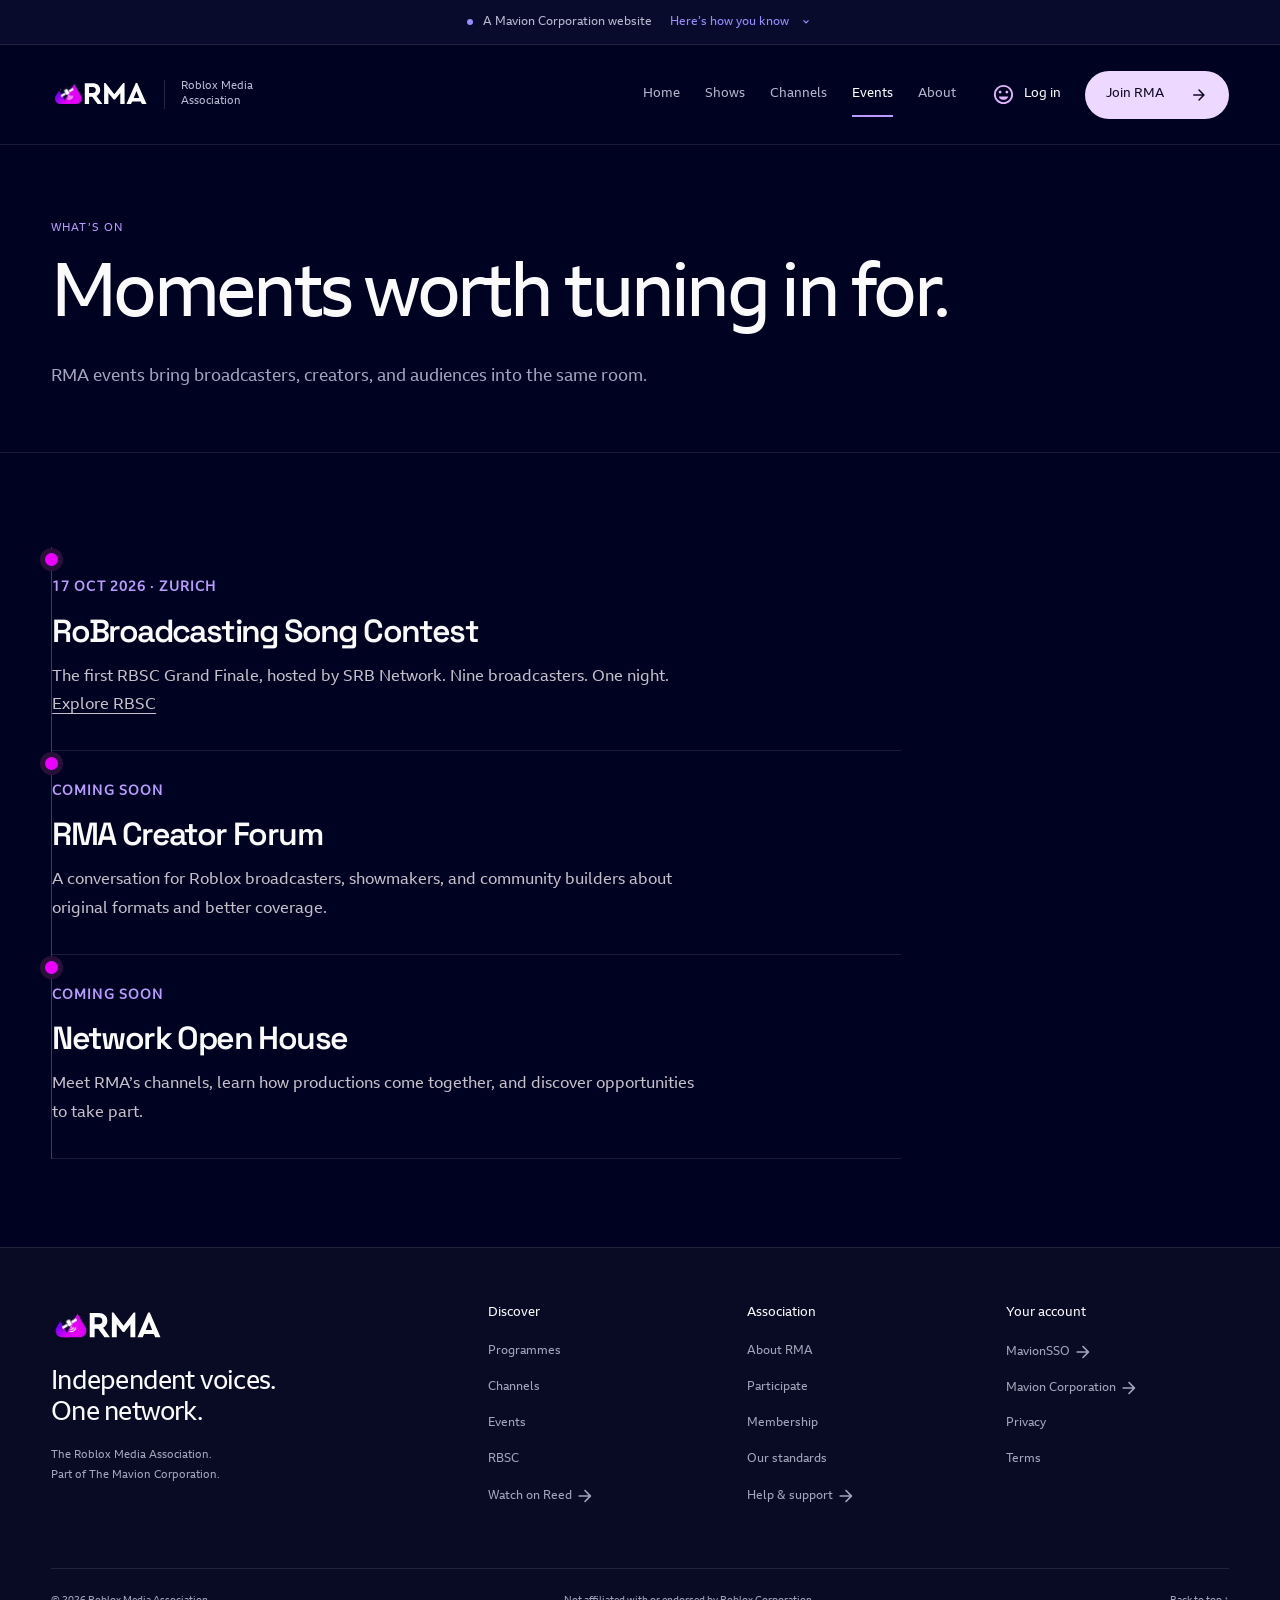
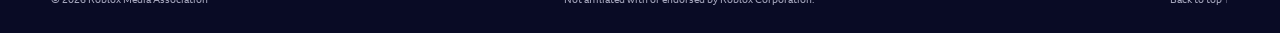
<file: events.html>
<!doctype html><html lang="en"><head><meta charset="utf-8"><meta name="viewport" content="width=device-width,initial-scale=1"><title>Events — RMA</title><link href="https://fonts.googleapis.com/css2?family=DM+Sans:wght@400;600;700&family=Space+Grotesk:wght@500;600;700&family=Material+Symbols+Rounded:opsz,wght,FILL,GRAD@20..48,100..700,0..1,-50..200&display=swap" rel="stylesheet"><link rel="stylesheet" href="styles.css"><link rel="stylesheet" href="pages.css"><link rel="stylesheet" href="rma-extra.css"><meta name="description" content="The Roblox Media Association: broadcasters, original programmes, and shared events. Part of The Mavion Corporation."><link rel="canonical" href="https://rma.tmc.gg/events.html"><script src="material-icons.js?v=1" defer></script><script src="mavion-identity.js?v=1" defer></script><link rel="stylesheet" href="rma-redesign.css?v=3"><link rel="icon" href="assets/rma-light.svg" type="image/svg+xml"></head><body><a class="rma-skip" href="#main">Skip to content</a><header class="rma-header"><a class="rma-brand" href="index.html" aria-label="RMA home"><img src="assets/rma-light.svg" alt="RMA" width="155" height="45"><span>Roblox Media<br>Association</span></a><button class="menu-toggle" type="button" aria-expanded="false" aria-controls="rma-navigation"><span>Menu</span><svg viewBox="0 0 24 24" aria-hidden="true"><path d="M4 8h16M4 16h16"/></svg></button><nav id="rma-navigation" aria-label="Primary navigation"><a href="index.html">Home</a><a href="shows.html">Shows</a><a href="channels.html">Channels</a><a href="events.html" aria-current="page">Events</a><a href="about.html">About</a><a class="mobile-member" href="apply.html">Membership <span aria-hidden="true">↗</span></a></nav><div class="rma-header-actions"><a class="rma-login" href="https://sso.tmc.gg/">Log in <span aria-hidden="true">↗</span></a><a class="primary-button" href="apply.html">Join RMA <span aria-hidden="true">↗</span></a></div></header><section class="page-hero"><p class="eyebrow">What’s on</p><h1>Moments worth tuning in for.</h1><p>RMA events bring broadcasters, creators, and audiences into the same room.</p></section><main class="page-main" id="main"><div class="timeline"><article class="timeline-item"><small>17 OCT 2026 · ZURICH</small><h2>RoBroadcasting Song Contest</h2><p>The first RBSC Grand Finale, hosted by SRB Network. Nine broadcasters. One night. <a href="rbsc.html">Explore RBSC</a></p></article><article class="timeline-item"><small>COMING SOON</small><h2>RMA Creator Forum</h2><p>A conversation for Roblox broadcasters, showmakers, and community builders about original formats and better coverage.</p></article><article class="timeline-item"><small>COMING SOON</small><h2>Network Open House</h2><p>Meet RMA’s channels, learn how productions come together, and discover opportunities to take part.</p></article></div></main><footer class="rma-footer"><div class="rma-footer-top"><div class="rma-footer-identity"><a href="index.html" aria-label="RMA home"><img src="assets/rma-light.svg" alt="RMA" width="155" height="45"></a><p>Independent voices.<br>One network.</p><small>The Roblox Media Association.<br>Part of The Mavion Corporation.</small></div><div><h2>Discover</h2><a href="shows.html">Programmes</a><a href="channels.html">Channels</a><a href="events.html">Events</a><a href="rbsc.html">RBSC</a><a href="https://reed.tmc.gg">Watch on Reed <span aria-hidden="true">↗</span></a></div><div><h2>Association</h2><a href="about.html">About RMA</a><a href="participate.html">Participate</a><a href="apply.html">Membership</a><a href="standards.html">Our standards</a><a href="https://tmc.gg/support">Help & support <span aria-hidden="true">↗</span></a></div><div><h2>Your account</h2><a href="https://sso.tmc.gg/">MavionSSO <span aria-hidden="true">↗</span></a><a href="https://tmc.gg">Mavion Corporation <span aria-hidden="true">↗</span></a><a href="privacy.html">Privacy</a><a href="terms.html">Terms</a></div></div><div class="rma-footer-bottom"><span>© 2026 Roblox Media Association</span><span>Not affiliated with or endorsed by Roblox Corporation.</span><a href="#main">Back to top ↑</a></div></footer><script src="rma.js?v=3" defer></script></body></html>
</file>
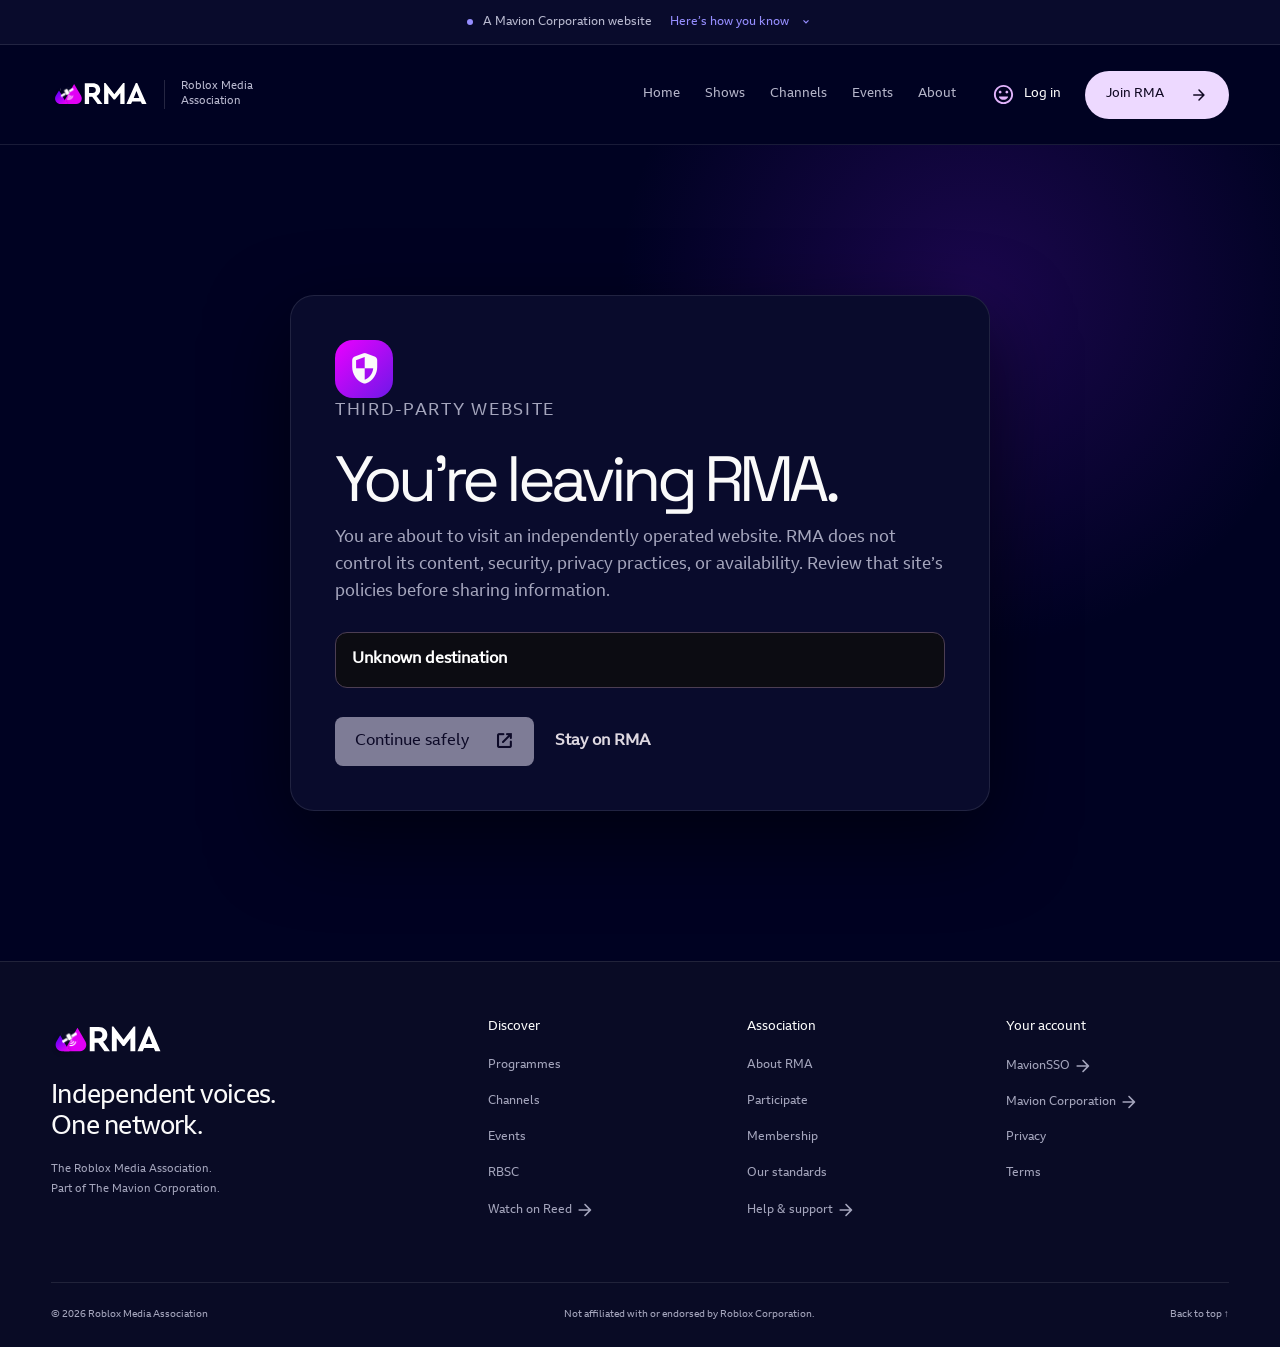
<file: external.html>
<!doctype html><html lang="en"><head><meta charset="utf-8"><meta name="viewport" content="width=device-width,initial-scale=1"><meta name="robots" content="noindex"><title>Leaving RMA</title><link href="https://fonts.googleapis.com/css2?family=DM+Sans:wght@400;600;700&family=Space+Grotesk:wght@500;600;700&family=Material+Symbols+Rounded:opsz,wght,FILL,GRAD@20..48,100..700,0..1,-50..200&display=swap" rel="stylesheet"><link rel="stylesheet" href="styles.css"><link rel="stylesheet" href="external.css"><link rel="stylesheet" href="departure.css"><meta name="description" content="The Roblox Media Association: broadcasters, original programmes, and shared events. Part of The Mavion Corporation."><link rel="canonical" href="https://rma.tmc.gg/external.html"><script src="material-icons.js?v=1" defer></script><script src="mavion-identity.js?v=1" defer></script><link rel="stylesheet" href="rma-redesign.css?v=3"><link rel="icon" href="assets/rma-light.svg" type="image/svg+xml"></head><body><a class="rma-skip" href="#main">Skip to content</a><header class="rma-header"><a class="rma-brand" href="index.html" aria-label="RMA home"><img src="assets/rma-light.svg" alt="RMA" width="155" height="45"><span>Roblox Media<br>Association</span></a><button class="menu-toggle" type="button" aria-expanded="false" aria-controls="rma-navigation"><span>Menu</span><svg viewBox="0 0 24 24" aria-hidden="true"><path d="M4 8h16M4 16h16"/></svg></button><nav id="rma-navigation" aria-label="Primary navigation"><a href="index.html">Home</a><a href="shows.html">Shows</a><a href="channels.html">Channels</a><a href="events.html">Events</a><a href="about.html">About</a><a class="mobile-member" href="apply.html">Membership <span aria-hidden="true">↗</span></a></nav><div class="rma-header-actions"><a class="rma-login" href="https://sso.tmc.gg/">Log in <span aria-hidden="true">↗</span></a><a class="primary-button" href="apply.html">Join RMA <span aria-hidden="true">↗</span></a></div></header><main class="exit-wrap" id="main"><section class="exit-card" aria-labelledby="exit-title"><div class="exit-icon"><span class="material-symbols-rounded">security</span></div><p class="eyebrow">Third-party website</p><h1 id="exit-title">You’re leaving RMA.</h1><p>You are about to visit an independently operated website. RMA does not control its content, security, privacy practices, or availability. Review that site’s policies before sharing information.</p><div class="verified-banner" id="verified" role="status"><span class="material-symbols-rounded">verified_user</span><span>Trusted &amp; verified RMA partner<small>This destination has been verified by RMA.</small></span></div><div class="exit-domain" id="destination" aria-live="polite">Loading destination…</div><div class="exit-actions"><a class="primary-button" id="continue" rel="noopener noreferrer">Continue safely <span class="material-symbols-rounded">open_in_new</span></a><a class="exit-cancel" href="channels.html">Stay on RMA</a></div></section></main><section class="departure" id="departure" aria-live="assertive"><div class="departure-copy"><p class="departure-kicker">All aboard</p><h1>Bye bye!</h1><p>Taking you to <span id="departure-name">our partner</span>…</p></div><span class="material-symbols-rounded departure-icon">train</span><div class="train-line"></div><div class="train"><div class="locomotive"></div><div class="carriage"></div><div class="carriage"></div><div class="carriage"></div></div></section><script>const sites={mavion:{name:'Mavion',url:'https://mavion.tmc.gg/',verified:true},srb:{name:'SRB Network',url:'https://srbnetwork.ch/',verified:true},blox:{name:'Blox Network',url:'https://bloxradio.net/',verified:false}};const site=sites[new URLSearchParams(location.search).get('site')];const destination=document.getElementById('destination');const continueLink=document.getElementById('continue');if(site){destination.textContent=site.name+' · '+site.url;continueLink.href=site.url;document.getElementById('departure-name').textContent=site.name;if(site.verified)document.getElementById('verified').classList.add('is-visible');continueLink.addEventListener('click',event=>{event.preventDefault();event.stopPropagation();document.getElementById('departure').classList.add('is-active');window.setTimeout(()=>{window.location.href=site.url},1700)})}else{destination.textContent='Unknown destination';continueLink.removeAttribute('href');continueLink.setAttribute('aria-disabled','true');continueLink.style.opacity='.5';continueLink.style.pointerEvents='none';}</script><script src="rma.js?v=3" defer></script><footer class="rma-footer"><div class="rma-footer-top"><div class="rma-footer-identity"><a href="index.html" aria-label="RMA home"><img src="assets/rma-light.svg" alt="RMA" width="155" height="45"></a><p>Independent voices.<br>One network.</p><small>The Roblox Media Association.<br>Part of The Mavion Corporation.</small></div><div><h2>Discover</h2><a href="shows.html">Programmes</a><a href="channels.html">Channels</a><a href="events.html">Events</a><a href="rbsc.html">RBSC</a><a href="https://reed.tmc.gg">Watch on Reed <span aria-hidden="true">↗</span></a></div><div><h2>Association</h2><a href="about.html">About RMA</a><a href="participate.html">Participate</a><a href="apply.html">Membership</a><a href="standards.html">Our standards</a><a href="https://tmc.gg/support">Help & support <span aria-hidden="true">↗</span></a></div><div><h2>Your account</h2><a href="https://sso.tmc.gg/">MavionSSO <span aria-hidden="true">↗</span></a><a href="https://tmc.gg">Mavion Corporation <span aria-hidden="true">↗</span></a><a href="privacy.html">Privacy</a><a href="terms.html">Terms</a></div></div><div class="rma-footer-bottom"><span>© 2026 Roblox Media Association</span><span>Not affiliated with or endorsed by Roblox Corporation.</span><a href="#main">Back to top ↑</a></div></footer></body></html>
</file>
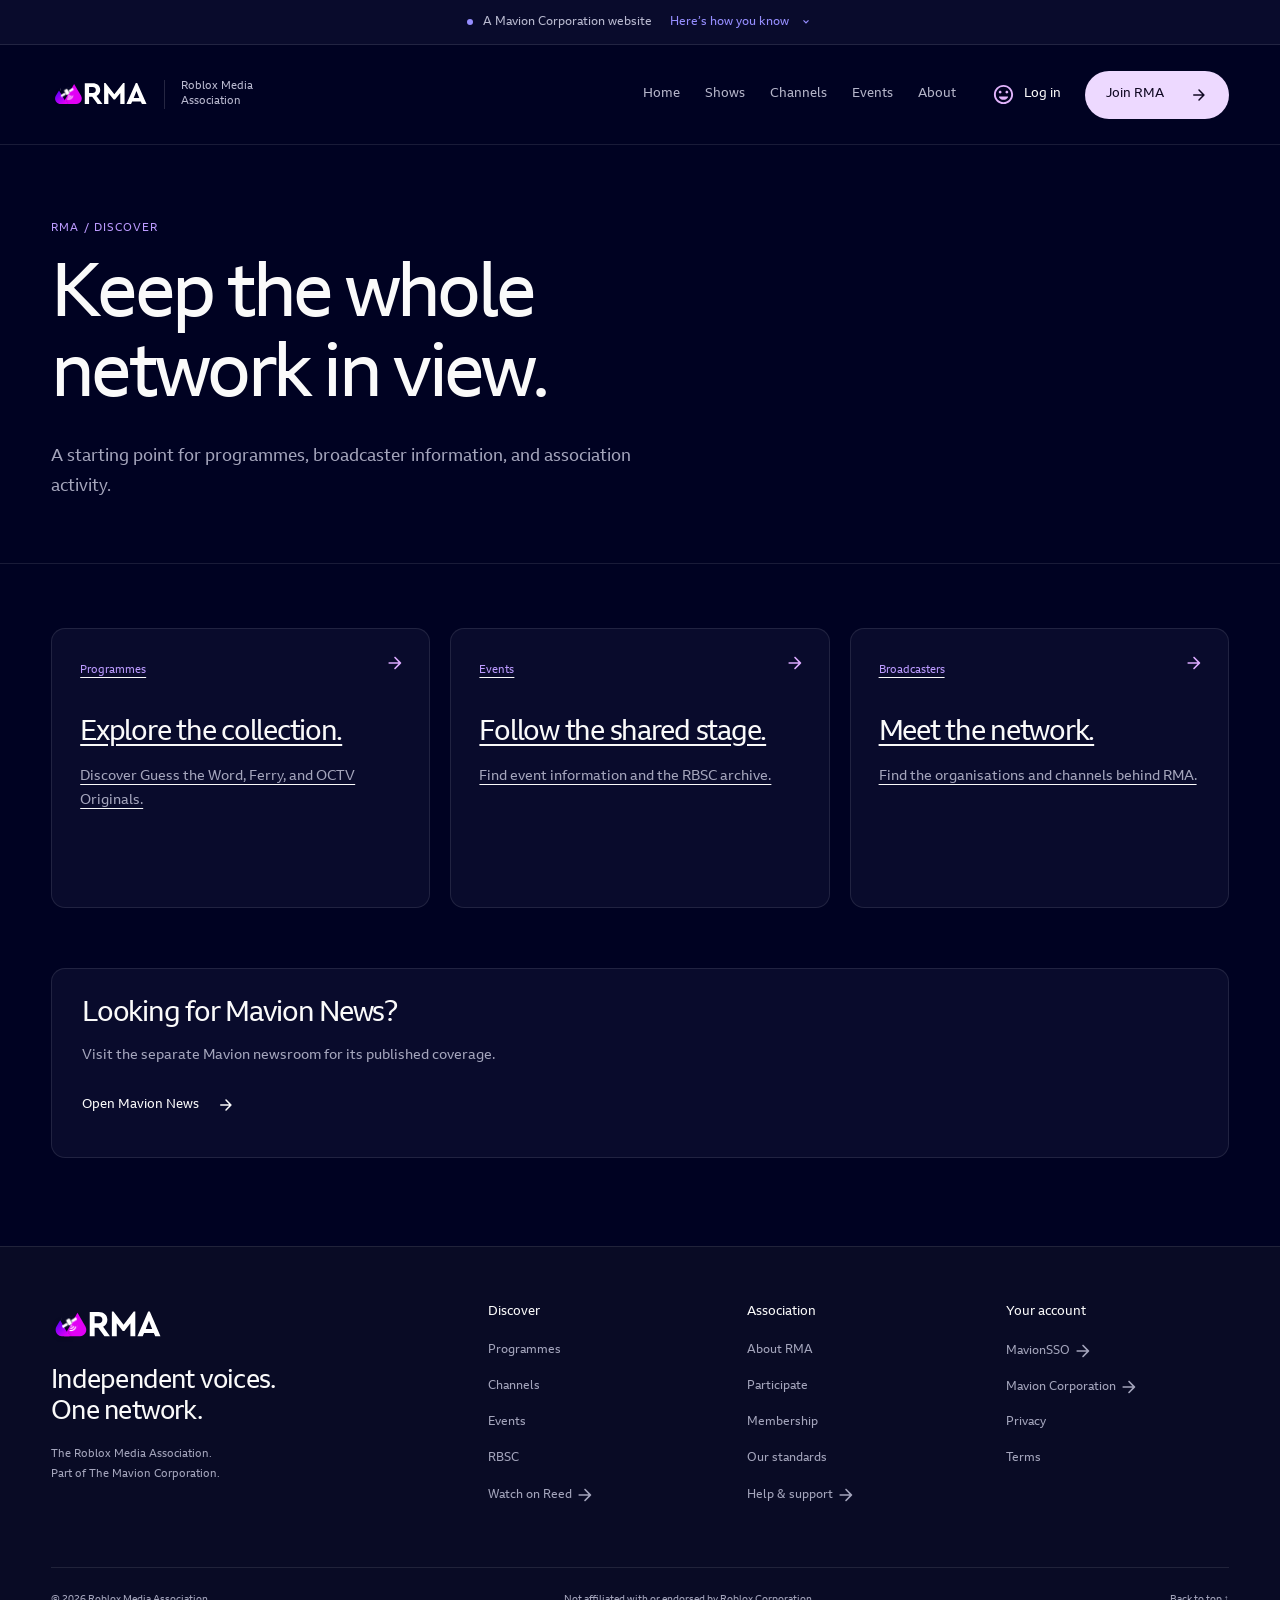
<file: news.html>
<!doctype html><html lang="en"><head><meta charset="utf-8"><meta name="viewport" content="width=device-width,initial-scale=1"><title>News — RMA</title><link href="https://fonts.googleapis.com/css2?family=DM+Sans:wght@400;600;700&family=Space+Grotesk:wght@500;600;700&family=Material+Symbols+Rounded:opsz,wght,FILL,GRAD@20..48,100..700,0..1,-50..200&display=swap" rel="stylesheet"><link rel="stylesheet" href="styles.css"><link rel="stylesheet" href="pages.css"><meta name="description" content="The Roblox Media Association: broadcasters, original programmes, and shared events. Part of The Mavion Corporation."><link rel="canonical" href="https://rma.tmc.gg/news.html"><script src="material-icons.js?v=1" defer></script><script src="mavion-identity.js?v=1" defer></script><link rel="stylesheet" href="rma-redesign.css?v=3"><link rel="icon" href="assets/rma-light.svg" type="image/svg+xml"></head><body><a class="rma-skip" href="#main">Skip to content</a><header class="rma-header"><a class="rma-brand" href="index.html" aria-label="RMA home"><img src="assets/rma-light.svg" alt="RMA" width="155" height="45"><span>Roblox Media<br>Association</span></a><button class="menu-toggle" type="button" aria-expanded="false" aria-controls="rma-navigation"><span>Menu</span><svg viewBox="0 0 24 24" aria-hidden="true"><path d="M4 8h16M4 16h16"/></svg></button><nav id="rma-navigation" aria-label="Primary navigation"><a href="index.html">Home</a><a href="shows.html">Shows</a><a href="channels.html">Channels</a><a href="events.html">Events</a><a href="about.html">About</a><a class="mobile-member" href="apply.html">Membership <span aria-hidden="true">↗</span></a></nav><div class="rma-header-actions"><a class="rma-login" href="https://sso.tmc.gg/">Log in <span aria-hidden="true">↗</span></a><a class="primary-button" href="apply.html">Join RMA <span aria-hidden="true">↗</span></a></div></header><section class="page-hero"><p class="eyebrow">RMA / Discover</p><h1>Keep the whole<br>network in view.</h1><p>A starting point for programmes, broadcaster information, and association activity.</p></section><main class="page-main" id="main"><div class="route-grid"><a href="shows.html"><span class="route-number">Programmes</span><h2>Explore the collection.</h2><p>Discover Guess the Word, Ferry, and OCTV Originals.</p><span aria-hidden="true">↗</span></a><a href="events.html"><span class="route-number">Events</span><h2>Follow the shared stage.</h2><p>Find event information and the RBSC archive.</p><span aria-hidden="true">↗</span></a><a href="channels.html"><span class="route-number">Broadcasters</span><h2>Meet the network.</h2><p>Find the organisations and channels behind RMA.</p><span aria-hidden="true">↗</span></a></div><div class="release-note"><h2>Looking for Mavion News?</h2><p>Visit the separate Mavion newsroom for its published coverage.</p><a class="text-link" href="https://mavion.tmc.gg/">Open Mavion News <span aria-hidden="true">↗</span></a></div></main><footer class="rma-footer"><div class="rma-footer-top"><div class="rma-footer-identity"><a href="index.html" aria-label="RMA home"><img src="assets/rma-light.svg" alt="RMA" width="155" height="45"></a><p>Independent voices.<br>One network.</p><small>The Roblox Media Association.<br>Part of The Mavion Corporation.</small></div><div><h2>Discover</h2><a href="shows.html">Programmes</a><a href="channels.html">Channels</a><a href="events.html">Events</a><a href="rbsc.html">RBSC</a><a href="https://reed.tmc.gg">Watch on Reed <span aria-hidden="true">↗</span></a></div><div><h2>Association</h2><a href="about.html">About RMA</a><a href="participate.html">Participate</a><a href="apply.html">Membership</a><a href="standards.html">Our standards</a><a href="https://tmc.gg/support">Help & support <span aria-hidden="true">↗</span></a></div><div><h2>Your account</h2><a href="https://sso.tmc.gg/">MavionSSO <span aria-hidden="true">↗</span></a><a href="https://tmc.gg">Mavion Corporation <span aria-hidden="true">↗</span></a><a href="privacy.html">Privacy</a><a href="terms.html">Terms</a></div></div><div class="rma-footer-bottom"><span>© 2026 Roblox Media Association</span><span>Not affiliated with or endorsed by Roblox Corporation.</span><a href="#main">Back to top ↑</a></div></footer><script src="rma.js?v=3" defer></script></body></html>
</file>
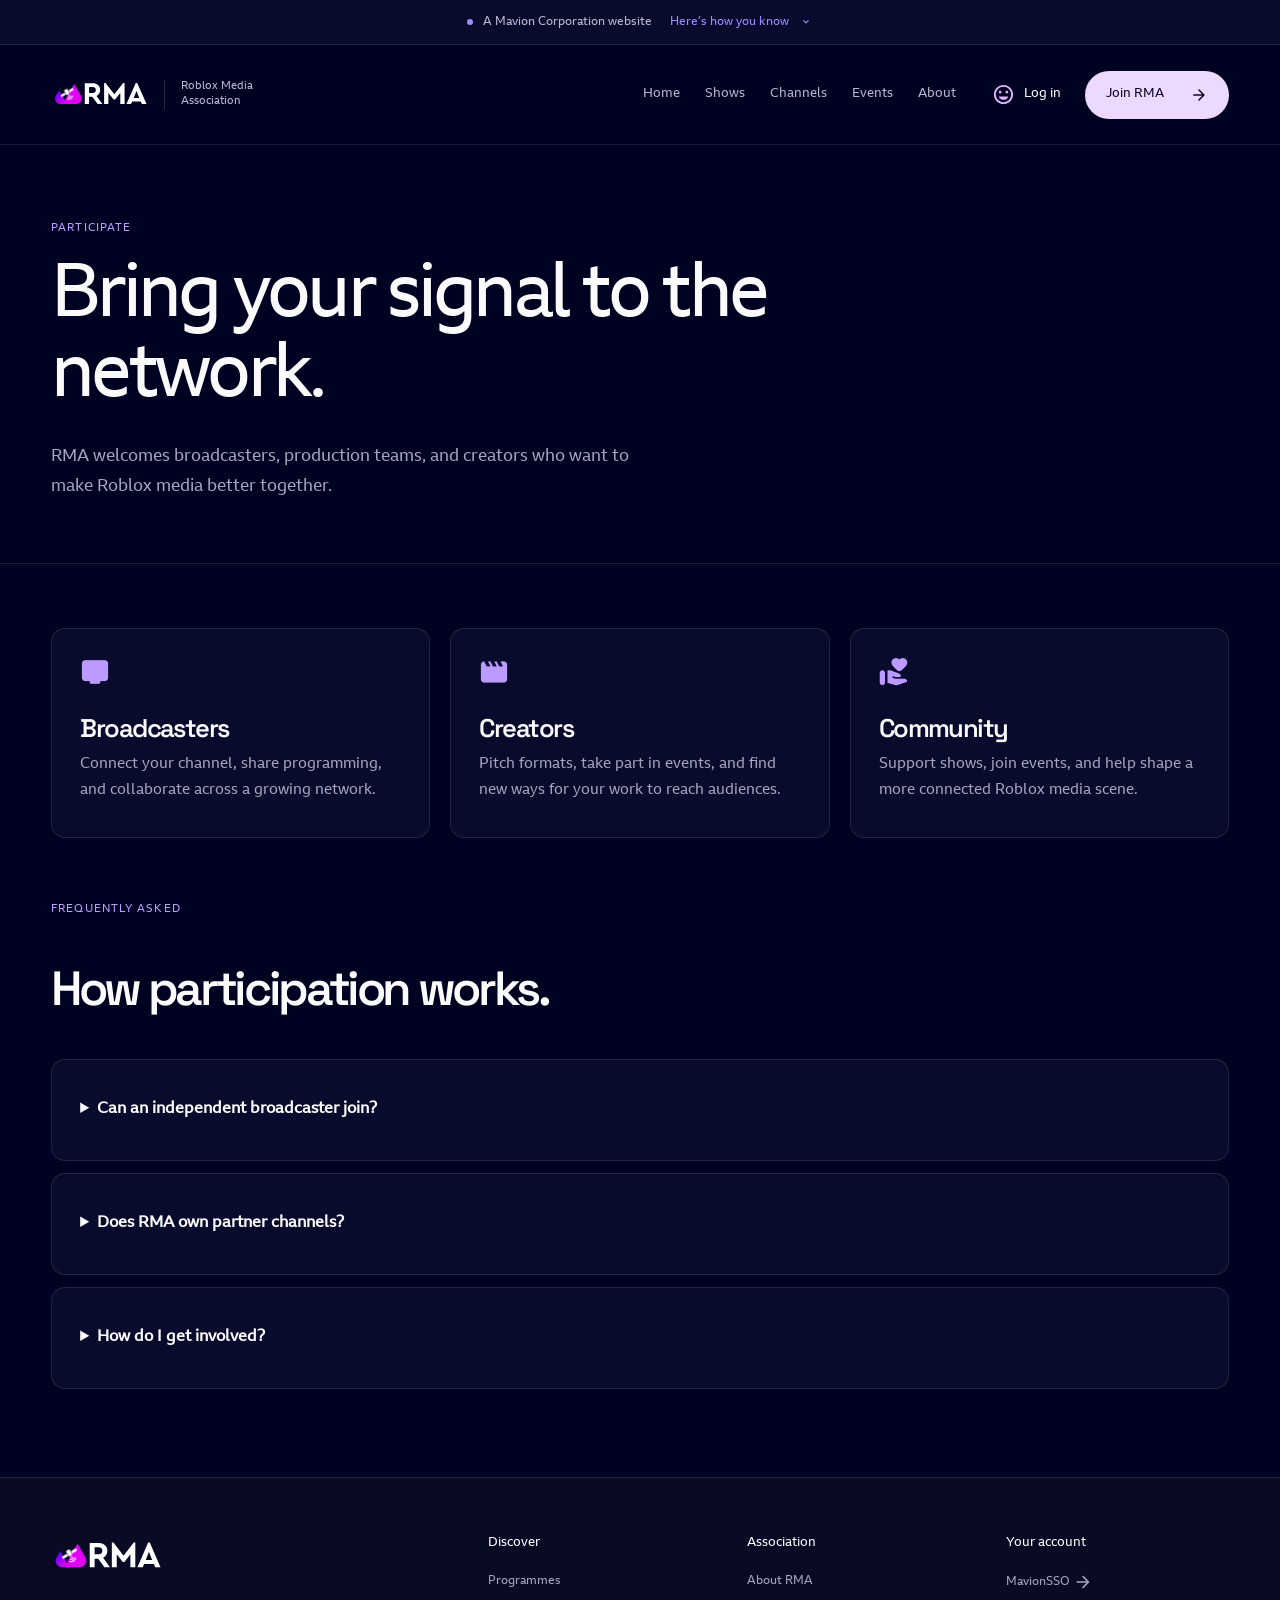
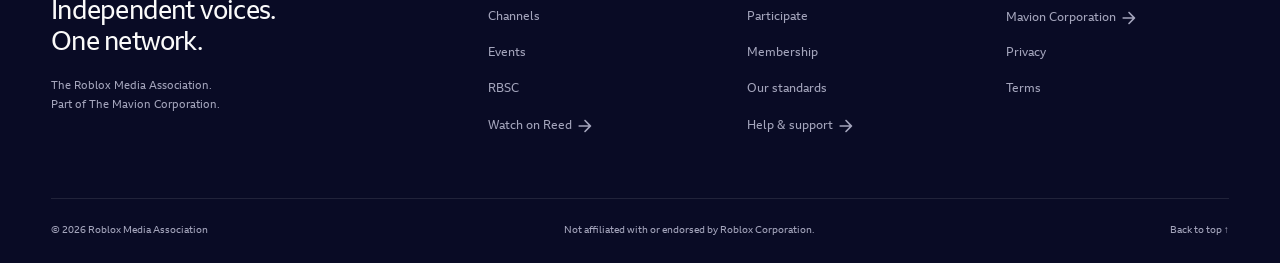
<file: participate.html>
<!doctype html><html lang="en"><head><meta charset="utf-8"><meta name="viewport" content="width=device-width,initial-scale=1"><title>Participate — RMA</title><link href="https://fonts.googleapis.com/css2?family=DM+Sans:wght@400;600;700&family=Space+Grotesk:wght@500;600;700&family=Material+Symbols+Rounded:opsz,wght,FILL,GRAD@20..48,100..700,0..1,-50..200&display=swap" rel="stylesheet"><link rel="stylesheet" href="styles.css"><link rel="stylesheet" href="pages.css"><link rel="stylesheet" href="rma-extra.css"><meta name="description" content="The Roblox Media Association: broadcasters, original programmes, and shared events. Part of The Mavion Corporation."><link rel="canonical" href="https://rma.tmc.gg/participate.html"><script src="material-icons.js?v=1" defer></script><script src="mavion-identity.js?v=1" defer></script><link rel="stylesheet" href="rma-redesign.css?v=3"><link rel="icon" href="assets/rma-light.svg" type="image/svg+xml"></head><body><a class="rma-skip" href="#main">Skip to content</a><header class="rma-header"><a class="rma-brand" href="index.html" aria-label="RMA home"><img src="assets/rma-light.svg" alt="RMA" width="155" height="45"><span>Roblox Media<br>Association</span></a><button class="menu-toggle" type="button" aria-expanded="false" aria-controls="rma-navigation"><span>Menu</span><svg viewBox="0 0 24 24" aria-hidden="true"><path d="M4 8h16M4 16h16"/></svg></button><nav id="rma-navigation" aria-label="Primary navigation"><a href="index.html">Home</a><a href="shows.html">Shows</a><a href="channels.html">Channels</a><a href="events.html">Events</a><a href="about.html">About</a><a class="mobile-member" href="apply.html">Membership <span aria-hidden="true">↗</span></a></nav><div class="rma-header-actions"><a class="rma-login" href="https://sso.tmc.gg/">Log in <span aria-hidden="true">↗</span></a><a class="primary-button" href="apply.html">Join RMA <span aria-hidden="true">↗</span></a></div></header><section class="page-hero"><p class="eyebrow">Participate</p><h1>Bring your signal to the network.</h1><p>RMA welcomes broadcasters, production teams, and creators who want to make Roblox media better together.</p></section><main class="page-main" id="main"><div class="feature-list"><article class="feature"><span class="material-symbols-rounded">tv</span><h2>Broadcasters</h2><p>Connect your channel, share programming, and collaborate across a growing network.</p></article><article class="feature"><span class="material-symbols-rounded">movie</span><h2>Creators</h2><p>Pitch formats, take part in events, and find new ways for your work to reach audiences.</p></article><article class="feature"><span class="material-symbols-rounded">volunteer_activism</span><h2>Community</h2><p>Support shows, join events, and help shape a more connected Roblox media scene.</p></article></div><section style="margin-top:64px"><p class="eyebrow">Frequently asked</p><h2 style="font:600 3rem 'Space Grotesk';letter-spacing:-.07em">How participation works.</h2><div class="details-list"><details><summary>Can an independent broadcaster join?</summary><p>Yes. RMA is designed to connect independent media voices as well as established networks.</p></details><details><summary>Does RMA own partner channels?</summary><p>No. Partner organisations keep their own identity and operations while collaborating through the association.</p></details><details><summary>How do I get involved?</summary><p>Contact Alex Mishra at <a href="mailto:tagnz@cirya.co">tagnz@cirya.co</a> with your channel, idea, or event proposal.</p></details></div></section></main><footer class="rma-footer"><div class="rma-footer-top"><div class="rma-footer-identity"><a href="index.html" aria-label="RMA home"><img src="assets/rma-light.svg" alt="RMA" width="155" height="45"></a><p>Independent voices.<br>One network.</p><small>The Roblox Media Association.<br>Part of The Mavion Corporation.</small></div><div><h2>Discover</h2><a href="shows.html">Programmes</a><a href="channels.html">Channels</a><a href="events.html">Events</a><a href="rbsc.html">RBSC</a><a href="https://reed.tmc.gg">Watch on Reed <span aria-hidden="true">↗</span></a></div><div><h2>Association</h2><a href="about.html">About RMA</a><a href="participate.html">Participate</a><a href="apply.html">Membership</a><a href="standards.html">Our standards</a><a href="https://tmc.gg/support">Help & support <span aria-hidden="true">↗</span></a></div><div><h2>Your account</h2><a href="https://sso.tmc.gg/">MavionSSO <span aria-hidden="true">↗</span></a><a href="https://tmc.gg">Mavion Corporation <span aria-hidden="true">↗</span></a><a href="privacy.html">Privacy</a><a href="terms.html">Terms</a></div></div><div class="rma-footer-bottom"><span>© 2026 Roblox Media Association</span><span>Not affiliated with or endorsed by Roblox Corporation.</span><a href="#main">Back to top ↑</a></div></footer><script src="rma.js?v=3" defer></script></body></html>
</file>
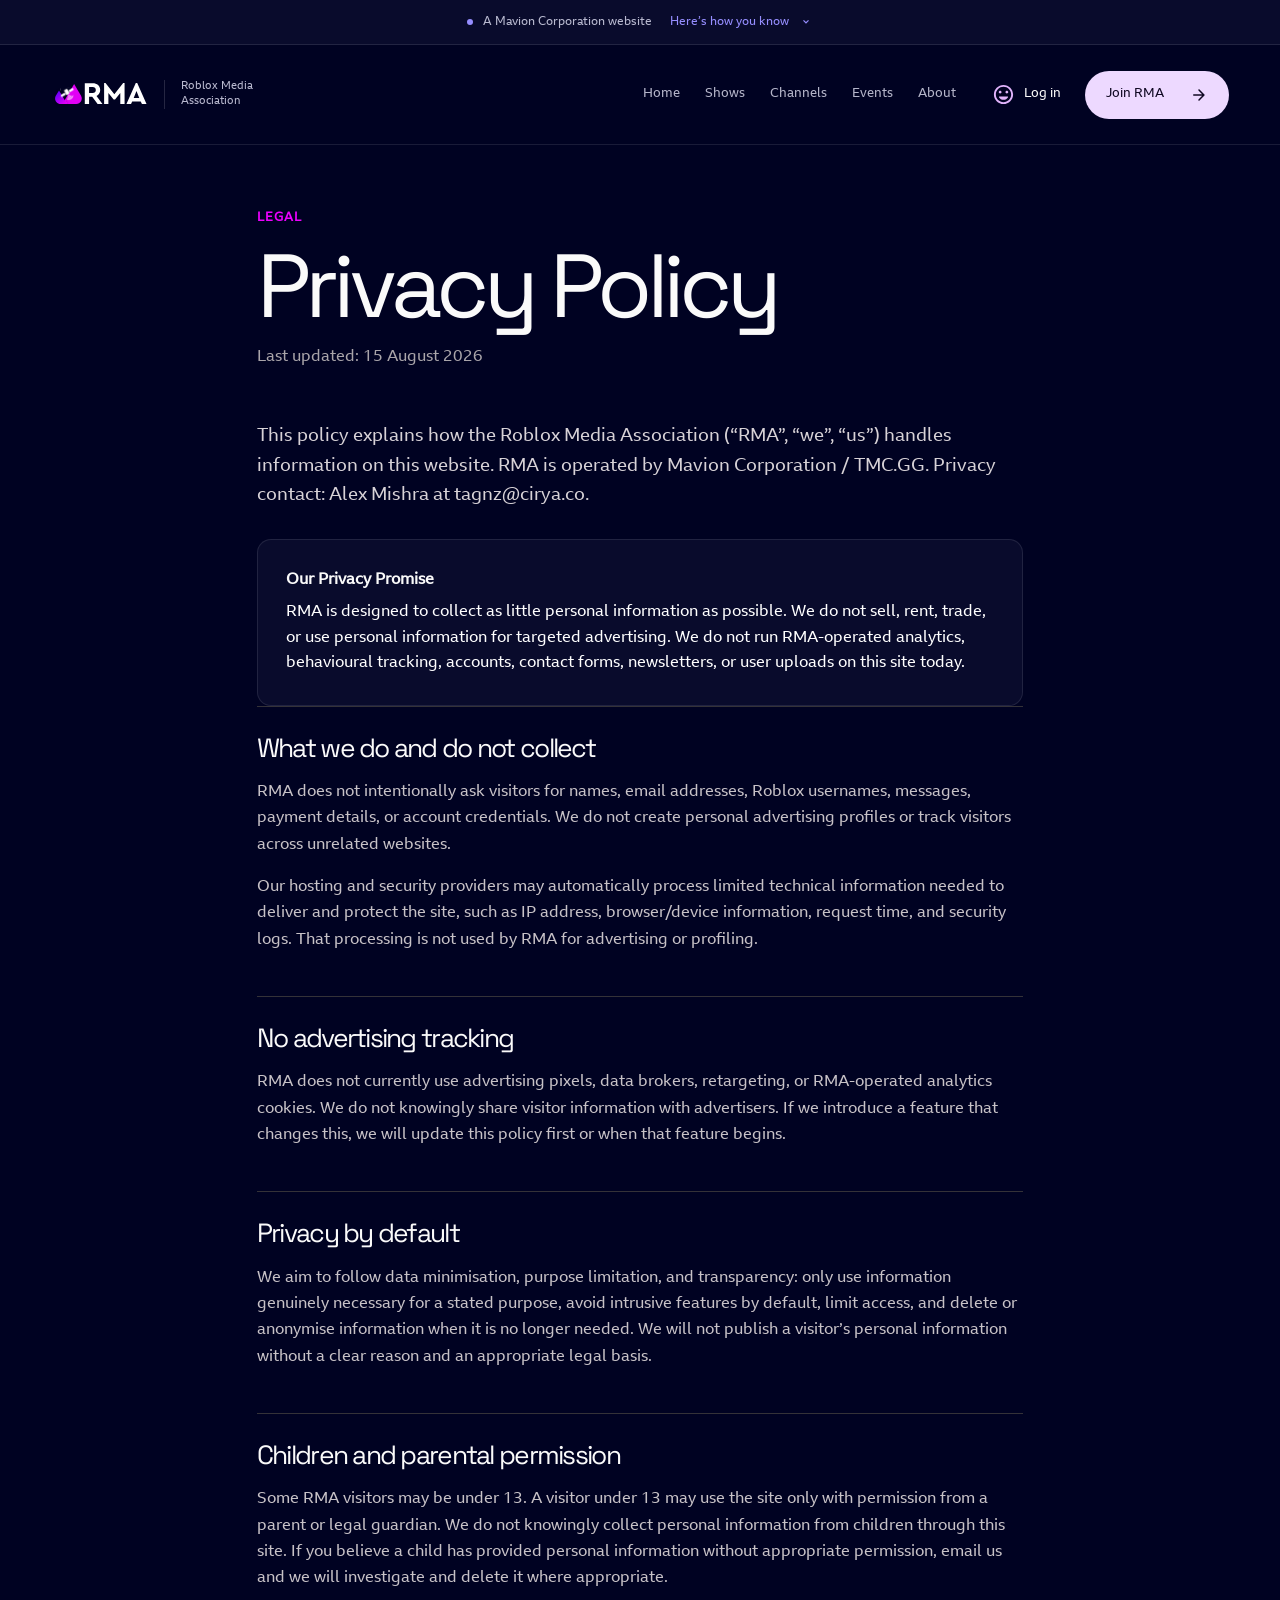
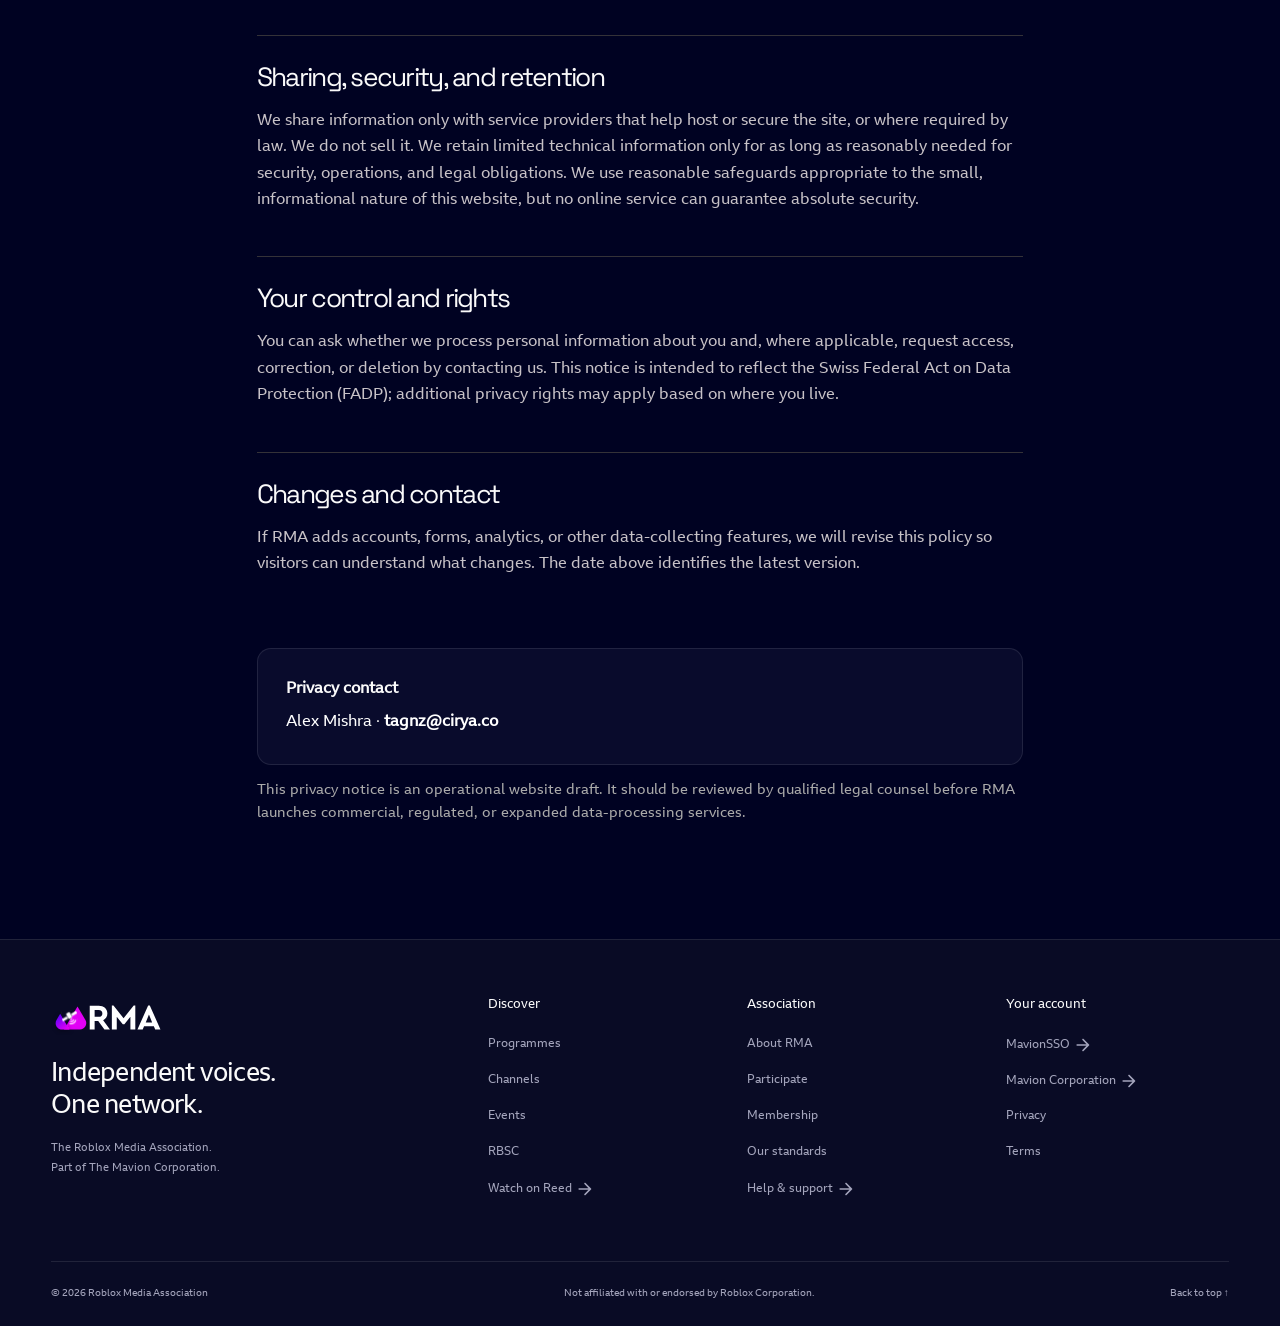
<file: privacy.html>
<!doctype html>
<html lang="en"><head>
  <meta charset="utf-8"><meta name="viewport" content="width=device-width,initial-scale=1">
  <meta name="description" content="RMA Privacy Policy"><title>Privacy Policy — RMA</title>
  <link href="https://fonts.googleapis.com/css2?family=DM+Sans:wght@400;600;700&family=Space+Grotesk:wght@500;600;700&family=Material+Symbols+Rounded:opsz,wght,FILL,GRAD@20..48,100..700,0..1,-50..200&display=swap" rel="stylesheet">
  <link rel="stylesheet" href="styles.css"><link rel="stylesheet" href="legal.css">
<link rel="canonical" href="https://rma.tmc.gg/privacy.html"><script src="material-icons.js?v=1" defer></script><script src="mavion-identity.js?v=1" defer></script><link rel="stylesheet" href="rma-redesign.css?v=3"><link rel="icon" href="assets/rma-light.svg" type="image/svg+xml"></head><body>
  <a class="rma-skip" href="#main">Skip to content</a><header class="rma-header"><a class="rma-brand" href="index.html" aria-label="RMA home"><img src="assets/rma-light.svg" alt="RMA" width="155" height="45"><span>Roblox Media<br>Association</span></a><button class="menu-toggle" type="button" aria-expanded="false" aria-controls="rma-navigation"><span>Menu</span><svg viewBox="0 0 24 24" aria-hidden="true"><path d="M4 8h16M4 16h16"/></svg></button><nav id="rma-navigation" aria-label="Primary navigation"><a href="index.html">Home</a><a href="shows.html">Shows</a><a href="channels.html">Channels</a><a href="events.html">Events</a><a href="about.html">About</a><a class="mobile-member" href="apply.html">Membership <span aria-hidden="true">↗</span></a></nav><div class="rma-header-actions"><a class="rma-login" href="https://sso.tmc.gg/">Log in <span aria-hidden="true">↗</span></a><a class="primary-button" href="apply.html">Join RMA <span aria-hidden="true">↗</span></a></div></header>
  <main class="legal-shell" id="main">
    <p class="legal-kicker">Legal</p><h1>Privacy Policy</h1><p class="legal-date">Last updated: 15 August 2026</p>
    <p class="legal-intro">This policy explains how the Roblox Media Association (“RMA”, “we”, “us”) handles information on this website. RMA is operated by Mavion Corporation / TMC.GG. Privacy contact: Alex Mishra at <a href="mailto:tagnz@cirya.co">tagnz@cirya.co</a>.</p>
    <div class="legal-contact"><strong>Our Privacy Promise</strong><p>RMA is designed to collect as little personal information as possible. We do not sell, rent, trade, or use personal information for targeted advertising. We do not run RMA-operated analytics, behavioural tracking, accounts, contact forms, newsletters, or user uploads on this site today.</p></div>
    <section class="legal-section"><h2>What we do and do not collect</h2><p>RMA does not intentionally ask visitors for names, email addresses, Roblox usernames, messages, payment details, or account credentials. We do not create personal advertising profiles or track visitors across unrelated websites.</p><p>Our hosting and security providers may automatically process limited technical information needed to deliver and protect the site, such as IP address, browser/device information, request time, and security logs. That processing is not used by RMA for advertising or profiling.</p></section>
    <section class="legal-section"><h2>No advertising tracking</h2><p>RMA does not currently use advertising pixels, data brokers, retargeting, or RMA-operated analytics cookies. We do not knowingly share visitor information with advertisers. If we introduce a feature that changes this, we will update this policy first or when that feature begins.</p></section>
    <section class="legal-section"><h2>Privacy by default</h2><p>We aim to follow data minimisation, purpose limitation, and transparency: only use information genuinely necessary for a stated purpose, avoid intrusive features by default, limit access, and delete or anonymise information when it is no longer needed. We will not publish a visitor’s personal information without a clear reason and an appropriate legal basis.</p></section>
    <section class="legal-section"><h2>Children and parental permission</h2><p>Some RMA visitors may be under 13. A visitor under 13 may use the site only with permission from a parent or legal guardian. We do not knowingly collect personal information from children through this site. If you believe a child has provided personal information without appropriate permission, email us and we will investigate and delete it where appropriate.</p></section>
    <section class="legal-section"><h2>Sharing, security, and retention</h2><p>We share information only with service providers that help host or secure the site, or where required by law. We do not sell it. We retain limited technical information only for as long as reasonably needed for security, operations, and legal obligations. We use reasonable safeguards appropriate to the small, informational nature of this website, but no online service can guarantee absolute security.</p></section>
    <section class="legal-section"><h2>Your control and rights</h2><p>You can ask whether we process personal information about you and, where applicable, request access, correction, or deletion by contacting us. This notice is intended to reflect the Swiss Federal Act on Data Protection (FADP); additional privacy rights may apply based on where you live.</p></section>
    <section class="legal-section"><h2>Changes and contact</h2><p>If RMA adds accounts, forms, analytics, or other data-collecting features, we will revise this policy so visitors can understand what changes. The date above identifies the latest version.</p></section>
    <div class="legal-contact"><strong>Privacy contact</strong><p>Alex Mishra · <a href="mailto:tagnz@cirya.co">tagnz@cirya.co</a></p></div>
    <p class="legal-note">This privacy notice is an operational website draft. It should be reviewed by qualified legal counsel before RMA launches commercial, regulated, or expanded data-processing services.</p>
  </main>
  <footer class="rma-footer"><div class="rma-footer-top"><div class="rma-footer-identity"><a href="index.html" aria-label="RMA home"><img src="assets/rma-light.svg" alt="RMA" width="155" height="45"></a><p>Independent voices.<br>One network.</p><small>The Roblox Media Association.<br>Part of The Mavion Corporation.</small></div><div><h2>Discover</h2><a href="shows.html">Programmes</a><a href="channels.html">Channels</a><a href="events.html">Events</a><a href="rbsc.html">RBSC</a><a href="https://reed.tmc.gg">Watch on Reed <span aria-hidden="true">↗</span></a></div><div><h2>Association</h2><a href="about.html">About RMA</a><a href="participate.html">Participate</a><a href="apply.html">Membership</a><a href="standards.html">Our standards</a><a href="https://tmc.gg/support">Help & support <span aria-hidden="true">↗</span></a></div><div><h2>Your account</h2><a href="https://sso.tmc.gg/">MavionSSO <span aria-hidden="true">↗</span></a><a href="https://tmc.gg">Mavion Corporation <span aria-hidden="true">↗</span></a><a href="privacy.html">Privacy</a><a href="terms.html">Terms</a></div></div><div class="rma-footer-bottom"><span>© 2026 Roblox Media Association</span><span>Not affiliated with or endorsed by Roblox Corporation.</span><a href="#main">Back to top ↑</a></div></footer>
<script src="rma.js?v=3" defer></script></body></html>
</file>
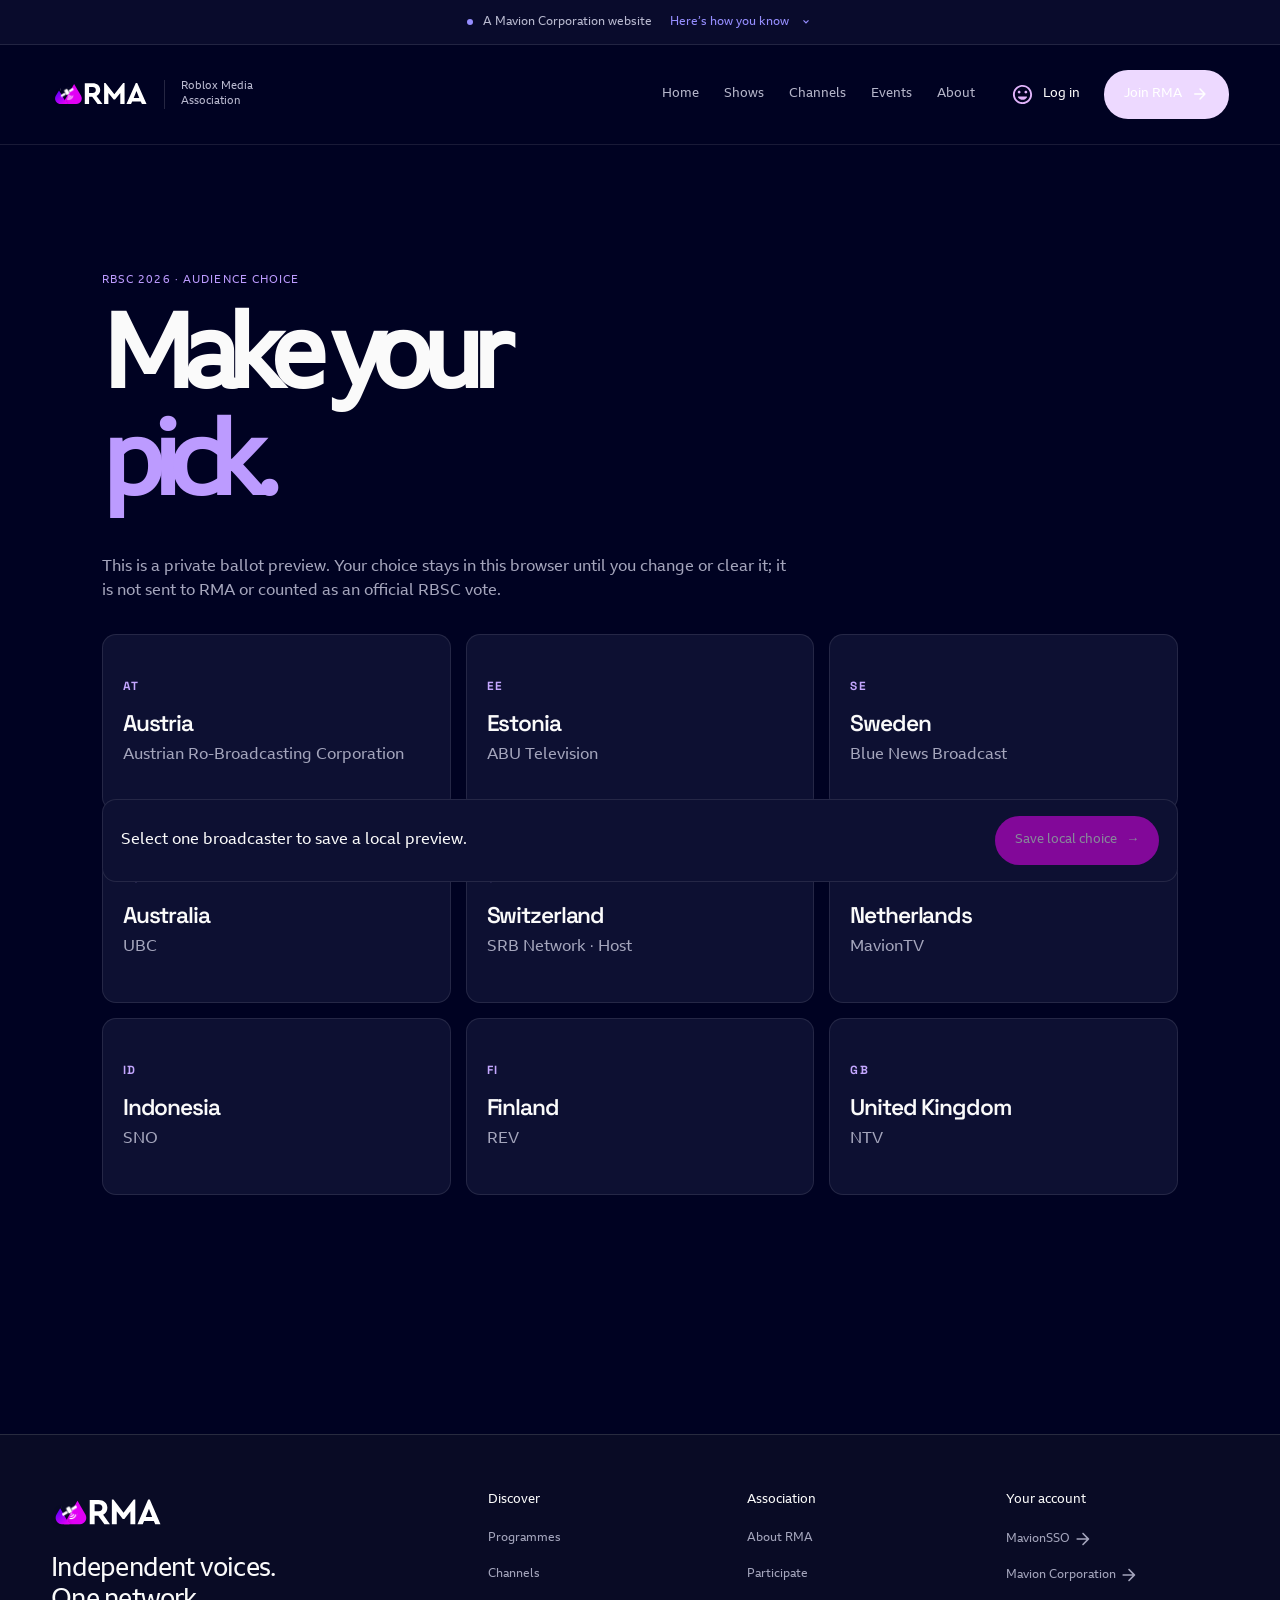
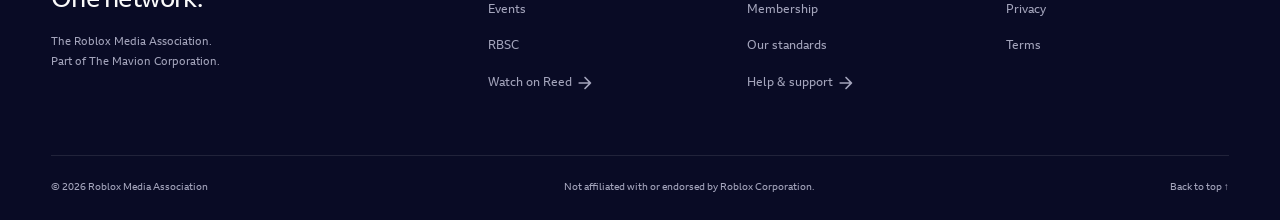
<file: rbsc-vote.html>
<!doctype html><html lang="en"><head><meta charset="utf-8"><meta name="viewport" content="width=device-width,initial-scale=1"><meta name="description" content="RBSC audience ballot preview."><title>Audience ballot · RBSC 2026</title><link href="https://fonts.googleapis.com/css2?family=DM+Sans:wght@400;500;600;700&family=Space+Grotesk:wght@500;600;700&family=Syne:wght@700;800&display=swap" rel="stylesheet"><link rel="stylesheet" href="styles.css"><link rel="stylesheet" href="rbsc.css"><link rel="canonical" href="https://rma.tmc.gg/rbsc-vote.html"><script src="material-icons.js?v=1" defer></script><script src="mavion-identity.js?v=1" defer></script><link rel="stylesheet" href="rma-redesign.css?v=3"><link rel="icon" href="assets/rma-light.svg" type="image/svg+xml"></head><body class="rbsc-page"><a class="skip-link" href="#ballot-content">Skip to ballot</a><a class="rma-skip" href="#main">Skip to content</a><header class="rma-header"><a class="rma-brand" href="index.html" aria-label="RMA home"><img src="assets/rma-light.svg" alt="RMA" width="155" height="45"><span>Roblox Media<br>Association</span></a><button class="menu-toggle" type="button" aria-expanded="false" aria-controls="rma-navigation"><span>Menu</span><svg viewBox="0 0 24 24" aria-hidden="true"><path d="M4 8h16M4 16h16"/></svg></button><nav id="rma-navigation" aria-label="Primary navigation"><a href="index.html">Home</a><a href="shows.html">Shows</a><a href="channels.html">Channels</a><a href="events.html">Events</a><a href="about.html">About</a><a class="mobile-member" href="apply.html">Membership <span aria-hidden="true">↗</span></a></nav><div class="rma-header-actions"><a class="rma-login" href="https://sso.tmc.gg/">Log in <span aria-hidden="true">↗</span></a><a class="primary-button" href="apply.html">Join RMA <span aria-hidden="true">↗</span></a></div></header><main class="rbsc-main" id="main"><p class="eyebrow">RBSC 2026 · AUDIENCE CHOICE</p><h1 class="ballot-title">Make your<br><span>pick.</span></h1><p class="vote-note">This is a private ballot preview. Your choice stays in this browser until you change or clear it; it is not sent to RMA or counted as an official RBSC vote.</p><div class="ballot" id="ballot" aria-label="Choose a broadcaster"></div><div class="ballot-bar"><p id="selection" aria-live="polite">Select one broadcaster to save a local preview.</p><button class="primary-button" id="submit" type="button" disabled>Save local choice <span aria-hidden="true">→</span></button></div><div class="vote-result" id="result" role="status"></div></main><script>const entries=[['AT','Austria','Austrian Ro-Broadcasting Corporation'],['EE','Estonia','ABU Television'],['SE','Sweden','Blue News Broadcast'],['AU','Australia','UBC'],['CH','Switzerland','SRB Network · Host'],['NL','Netherlands','MavionTV'],['ID','Indonesia','SNO'],['FI','Finland','REV'],['GB','United Kingdom','NTV']];let picked=localStorage.getItem('rbsc-preview-vote')||'';const ballot=document.getElementById('ballot'),selection=document.getElementById('selection'),submit=document.getElementById('submit');function render(){ballot.innerHTML=entries.map(([code,country,station])=>`<button class="entry ${picked===country?'selected':''}" type="button" aria-pressed="${picked===country}" data-country="${country}"><span class="flag">${code}</span><h3>${country}</h3><p>${station}</p></button>`).join('');selection.textContent=picked?`Local preview: ${picked} selected.`:'Select one broadcaster to save a local preview.';submit.disabled=!picked}ballot.addEventListener('click',event=>{const button=event.target.closest('.entry');if(!button)return;picked=button.dataset.country;document.getElementById('result').classList.remove('show');render()});submit.addEventListener('click',()=>{localStorage.setItem('rbsc-preview-vote',picked);const result=document.getElementById('result');result.textContent=`Saved locally: ${picked}. This has not submitted an official RBSC vote.`;result.classList.add('show')});render()</script><script src="rma.js?v=3" defer></script><footer class="rma-footer"><div class="rma-footer-top"><div class="rma-footer-identity"><a href="index.html" aria-label="RMA home"><img src="assets/rma-light.svg" alt="RMA" width="155" height="45"></a><p>Independent voices.<br>One network.</p><small>The Roblox Media Association.<br>Part of The Mavion Corporation.</small></div><div><h2>Discover</h2><a href="shows.html">Programmes</a><a href="channels.html">Channels</a><a href="events.html">Events</a><a href="rbsc.html">RBSC</a><a href="https://reed.tmc.gg">Watch on Reed <span aria-hidden="true">↗</span></a></div><div><h2>Association</h2><a href="about.html">About RMA</a><a href="participate.html">Participate</a><a href="apply.html">Membership</a><a href="standards.html">Our standards</a><a href="https://tmc.gg/support">Help & support <span aria-hidden="true">↗</span></a></div><div><h2>Your account</h2><a href="https://sso.tmc.gg/">MavionSSO <span aria-hidden="true">↗</span></a><a href="https://tmc.gg">Mavion Corporation <span aria-hidden="true">↗</span></a><a href="privacy.html">Privacy</a><a href="terms.html">Terms</a></div></div><div class="rma-footer-bottom"><span>© 2026 Roblox Media Association</span><span>Not affiliated with or endorsed by Roblox Corporation.</span><a href="#main">Back to top ↑</a></div></footer></body></html>
</file>
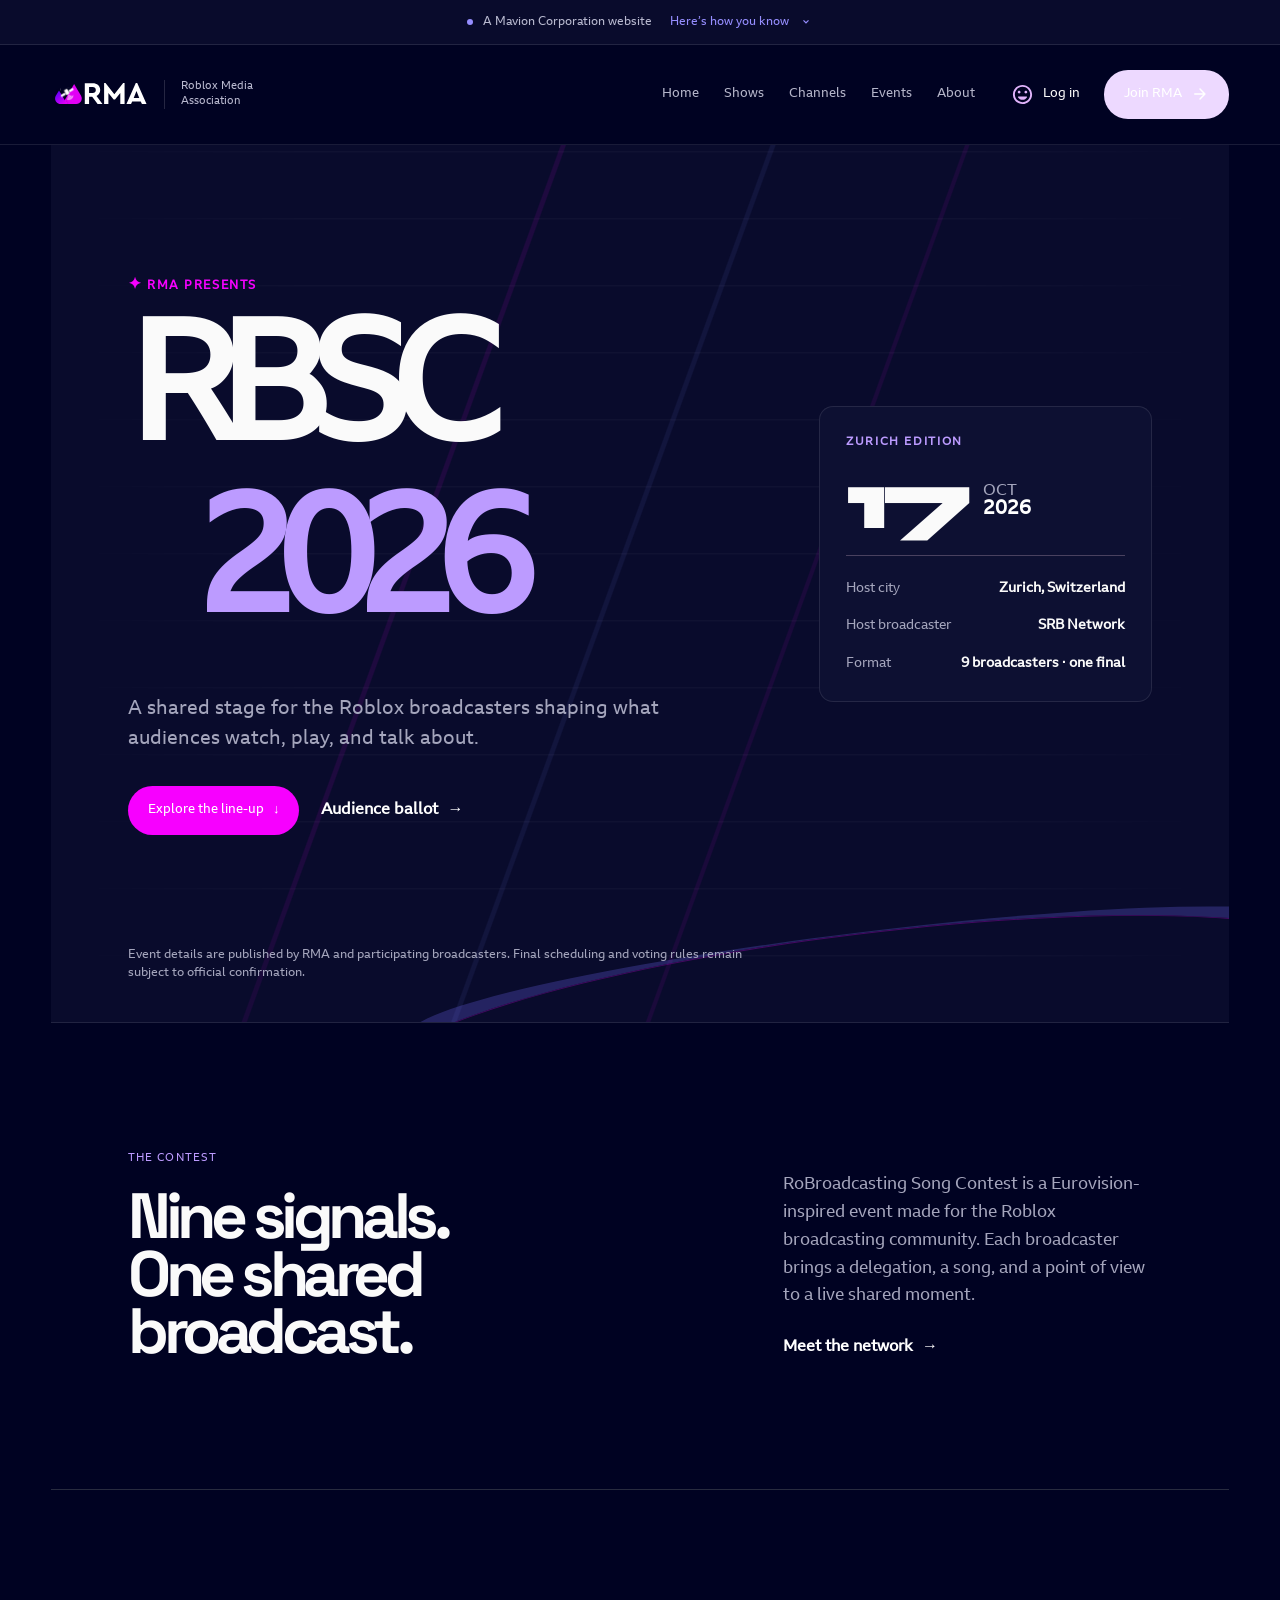
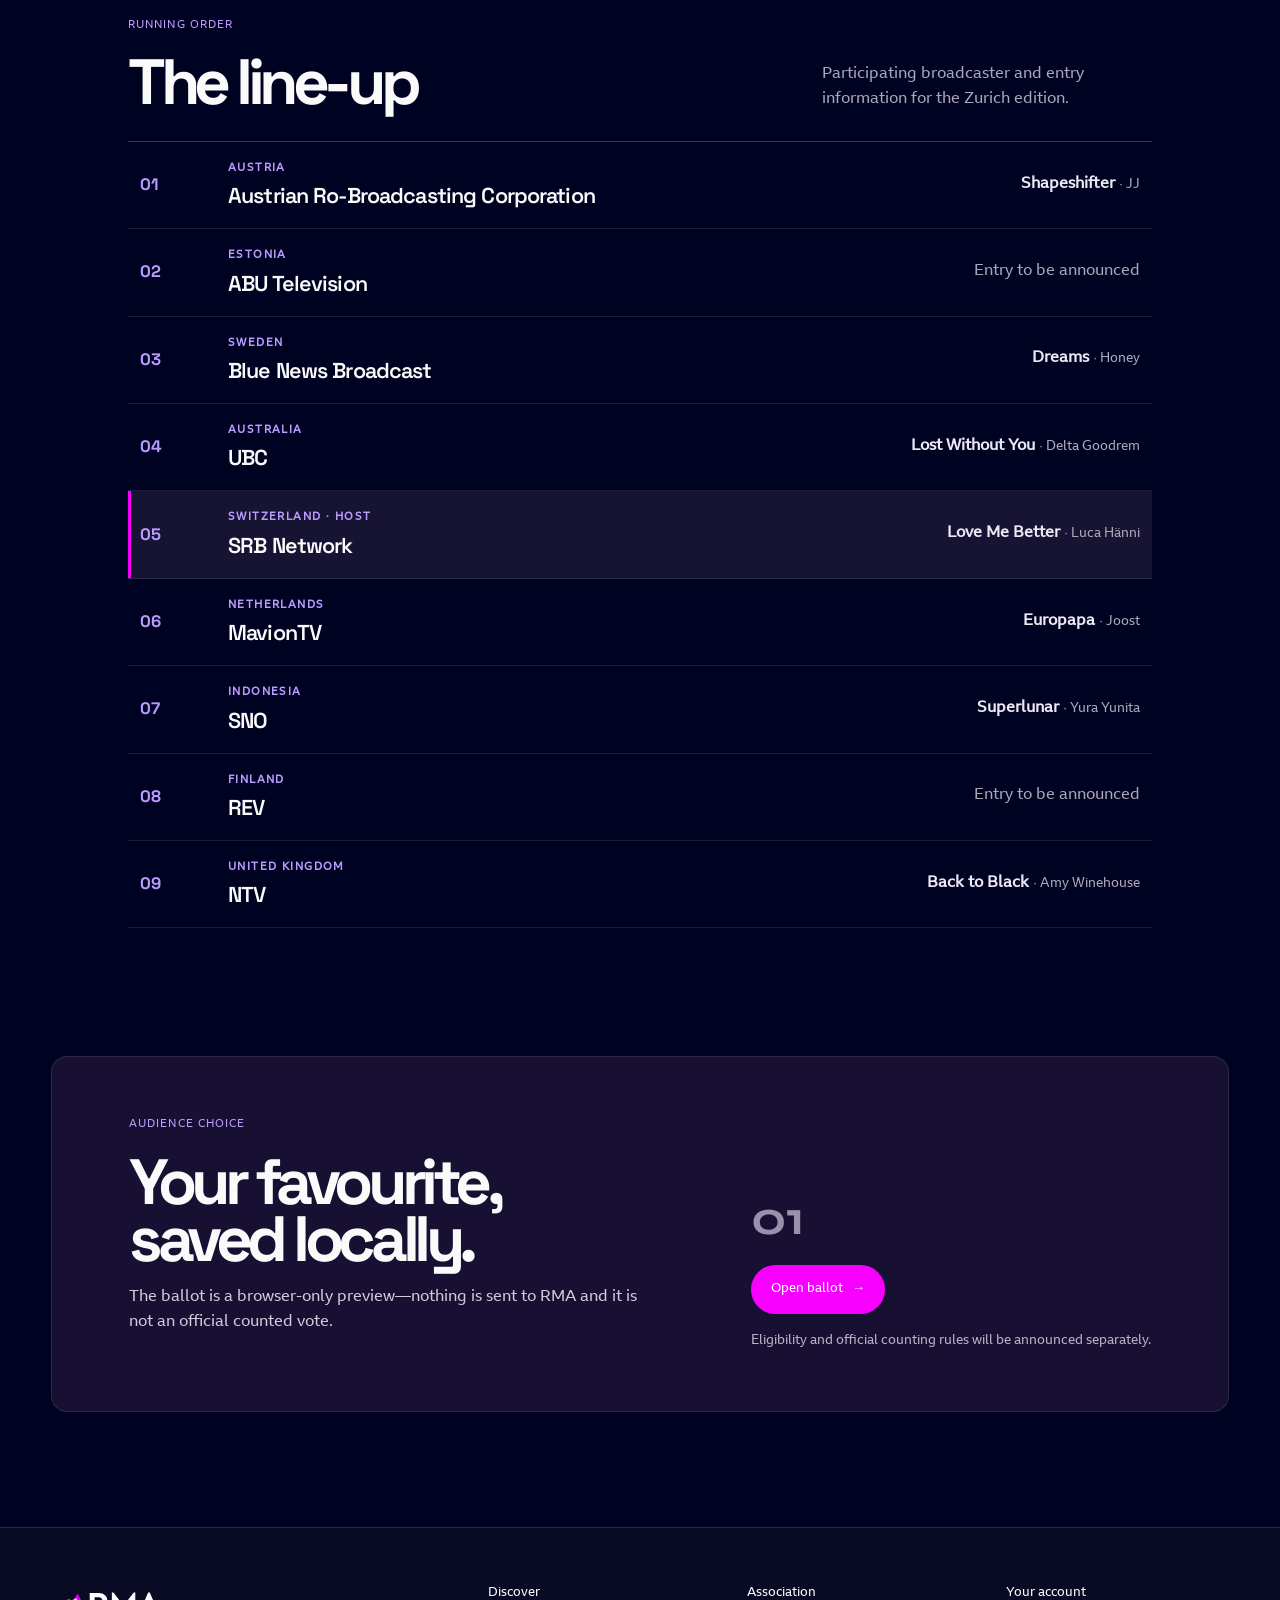
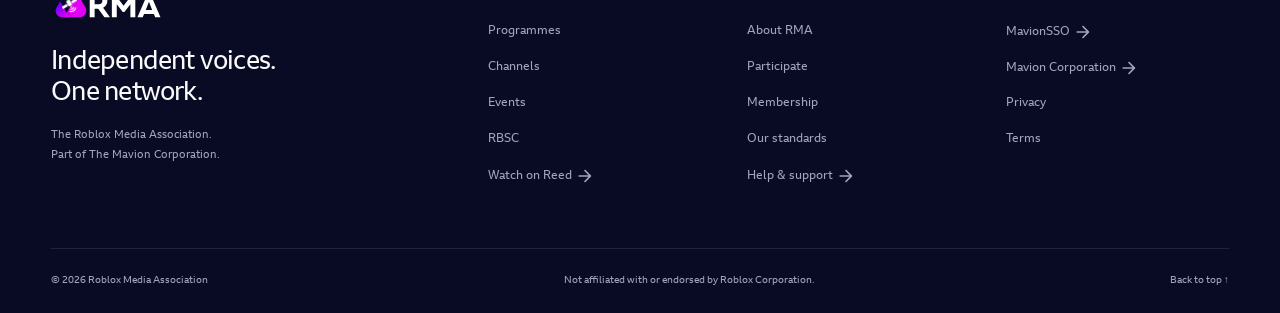
<file: rbsc.html>
<!doctype html>
<html lang="en">
<head>
  <meta charset="utf-8">
  <meta name="viewport" content="width=device-width,initial-scale=1">
  <meta name="description" content="RBSC — the RoBroadcasting Song Contest, connecting Roblox broadcasters through a shared live event.">
  <title>RBSC 2026 · RMA</title>
  <link href="https://fonts.googleapis.com/css2?family=DM+Sans:wght@400;500;600;700&family=Space+Grotesk:wght@500;600;700&family=Syne:wght@700;800&display=swap" rel="stylesheet">
  <link rel="stylesheet" href="styles.css"><link rel="stylesheet" href="rbsc.css">
<link rel="canonical" href="https://rma.tmc.gg/rbsc.html"><script src="material-icons.js?v=1" defer></script><script src="mavion-identity.js?v=1" defer></script><link rel="stylesheet" href="rma-redesign.css?v=3"><link rel="icon" href="assets/rma-light.svg" type="image/svg+xml"></head>
<body class="rbsc-page">
  <a class="skip-link" href="#main">Skip to contest content</a>
  <a class="rma-skip" href="#main">Skip to content</a><header class="rma-header"><a class="rma-brand" href="index.html" aria-label="RMA home"><img src="assets/rma-light.svg" alt="RMA" width="155" height="45"><span>Roblox Media<br>Association</span></a><button class="menu-toggle" type="button" aria-expanded="false" aria-controls="rma-navigation"><span>Menu</span><svg viewBox="0 0 24 24" aria-hidden="true"><path d="M4 8h16M4 16h16"/></svg></button><nav id="rma-navigation" aria-label="Primary navigation"><a href="index.html">Home</a><a href="shows.html">Shows</a><a href="channels.html">Channels</a><a href="events.html">Events</a><a href="about.html">About</a><a class="mobile-member" href="apply.html">Membership <span aria-hidden="true">↗</span></a></nav><div class="rma-header-actions"><a class="rma-login" href="https://sso.tmc.gg/">Log in <span aria-hidden="true">↗</span></a><a class="primary-button" href="apply.html">Join RMA <span aria-hidden="true">↗</span></a></div></header>
  <main id="main">
    <section class="rbsc-hero" aria-labelledby="rbsc-title"><div class="rbsc-stage-lines" aria-hidden="true"></div><div class="rbsc-hero-copy"><p class="rbsc-kicker"><span aria-hidden="true">✦</span> RMA PRESENTS</p><h1 id="rbsc-title"><span>RBSC</span><em>2026</em></h1><p class="rbsc-intro">A shared stage for the Roblox broadcasters shaping what audiences watch, play, and talk about.</p><div class="rbsc-actions"><a class="primary-button" href="#line-up">Explore the line-up <span aria-hidden="true">↓</span></a><a class="rbsc-text-link" href="rbsc-vote.html">Audience ballot <span aria-hidden="true">→</span></a></div></div><aside class="rbsc-event-card" aria-label="RBSC 2026 event information"><p class="rbsc-card-label">ZURICH EDITION</p><div class="rbsc-date"><span>17</span><p>OCT<br><strong>2026</strong></p></div><dl><div><dt>Host city</dt><dd>Zurich, Switzerland</dd></div><div><dt>Host broadcaster</dt><dd>SRB Network</dd></div><div><dt>Format</dt><dd>9 broadcasters · one final</dd></div></dl></aside><p class="rbsc-hero-note">Event details are published by RMA and participating broadcasters. Final scheduling and voting rules remain subject to official confirmation.</p></section>
    <section class="rbsc-section rbsc-overview" aria-labelledby="overview-title"><div><p class="eyebrow">THE CONTEST</p><h2 id="overview-title">Nine signals.<br>One shared broadcast.</h2></div><div class="rbsc-overview-copy"><p>RoBroadcasting Song Contest is a Eurovision-inspired event made for the Roblox broadcasting community. Each broadcaster brings a delegation, a song, and a point of view to a live shared moment.</p><a class="rbsc-text-link" href="channels.html">Meet the network <span aria-hidden="true">→</span></a></div></section>
    <section class="rbsc-section" id="line-up" aria-labelledby="line-up-title"><div class="rbsc-section-heading"><div><p class="eyebrow">RUNNING ORDER</p><h2 id="line-up-title">The line-up</h2></div><p>Participating broadcaster and entry information for the Zurich edition.</p></div><ol class="rbsc-lineup">
      <li><span class="lineup-number">01</span><div><p>AUSTRIA</p><h3>Austrian Ro-Broadcasting Corporation</h3></div><span class="lineup-song">Shapeshifter <small>· JJ</small></span></li><li><span class="lineup-number">02</span><div><p>ESTONIA</p><h3>ABU Television</h3></div><span class="lineup-song muted">Entry to be announced</span></li><li><span class="lineup-number">03</span><div><p>SWEDEN</p><h3>Blue News Broadcast</h3></div><span class="lineup-song">Dreams <small>· Honey</small></span></li><li><span class="lineup-number">04</span><div><p>AUSTRALIA</p><h3>UBC</h3></div><span class="lineup-song">Lost Without You <small>· Delta Goodrem</small></span></li><li class="is-host"><span class="lineup-number">05</span><div><p>SWITZERLAND · HOST</p><h3>SRB Network</h3></div><span class="lineup-song">Love Me Better <small>· Luca Hänni</small></span></li><li><span class="lineup-number">06</span><div><p>NETHERLANDS</p><h3>MavionTV</h3></div><span class="lineup-song">Europapa <small>· Joost</small></span></li><li><span class="lineup-number">07</span><div><p>INDONESIA</p><h3>SNO</h3></div><span class="lineup-song">Superlunar <small>· Yura Yunita</small></span></li><li><span class="lineup-number">08</span><div><p>FINLAND</p><h3>REV</h3></div><span class="lineup-song muted">Entry to be announced</span></li><li><span class="lineup-number">09</span><div><p>UNITED KINGDOM</p><h3>NTV</h3></div><span class="lineup-song">Back to Black <small>· Amy Winehouse</small></span></li>
    </ol></section>
    <section class="rbsc-vote-panel" aria-labelledby="vote-title"><div><p class="eyebrow">AUDIENCE CHOICE</p><h2 id="vote-title">Your favourite,<br>saved locally.</h2><p>The ballot is a browser-only preview—nothing is sent to RMA and it is not an official counted vote.</p></div><div class="rbsc-vote-panel-action"><span aria-hidden="true">01</span><a class="primary-button" href="rbsc-vote.html">Open ballot <span aria-hidden="true">→</span></a><small>Eligibility and official counting rules will be announced separately.</small></div></section>
  </main>
  <footer class="rma-footer"><div class="rma-footer-top"><div class="rma-footer-identity"><a href="index.html" aria-label="RMA home"><img src="assets/rma-light.svg" alt="RMA" width="155" height="45"></a><p>Independent voices.<br>One network.</p><small>The Roblox Media Association.<br>Part of The Mavion Corporation.</small></div><div><h2>Discover</h2><a href="shows.html">Programmes</a><a href="channels.html">Channels</a><a href="events.html">Events</a><a href="rbsc.html">RBSC</a><a href="https://reed.tmc.gg">Watch on Reed <span aria-hidden="true">↗</span></a></div><div><h2>Association</h2><a href="about.html">About RMA</a><a href="participate.html">Participate</a><a href="apply.html">Membership</a><a href="standards.html">Our standards</a><a href="https://tmc.gg/support">Help & support <span aria-hidden="true">↗</span></a></div><div><h2>Your account</h2><a href="https://sso.tmc.gg/">MavionSSO <span aria-hidden="true">↗</span></a><a href="https://tmc.gg">Mavion Corporation <span aria-hidden="true">↗</span></a><a href="privacy.html">Privacy</a><a href="terms.html">Terms</a></div></div><div class="rma-footer-bottom"><span>© 2026 Roblox Media Association</span><span>Not affiliated with or endorsed by Roblox Corporation.</span><a href="#main">Back to top ↑</a></div></footer><script src="rma.js?v=3" defer></script>
</body></html>
</file>
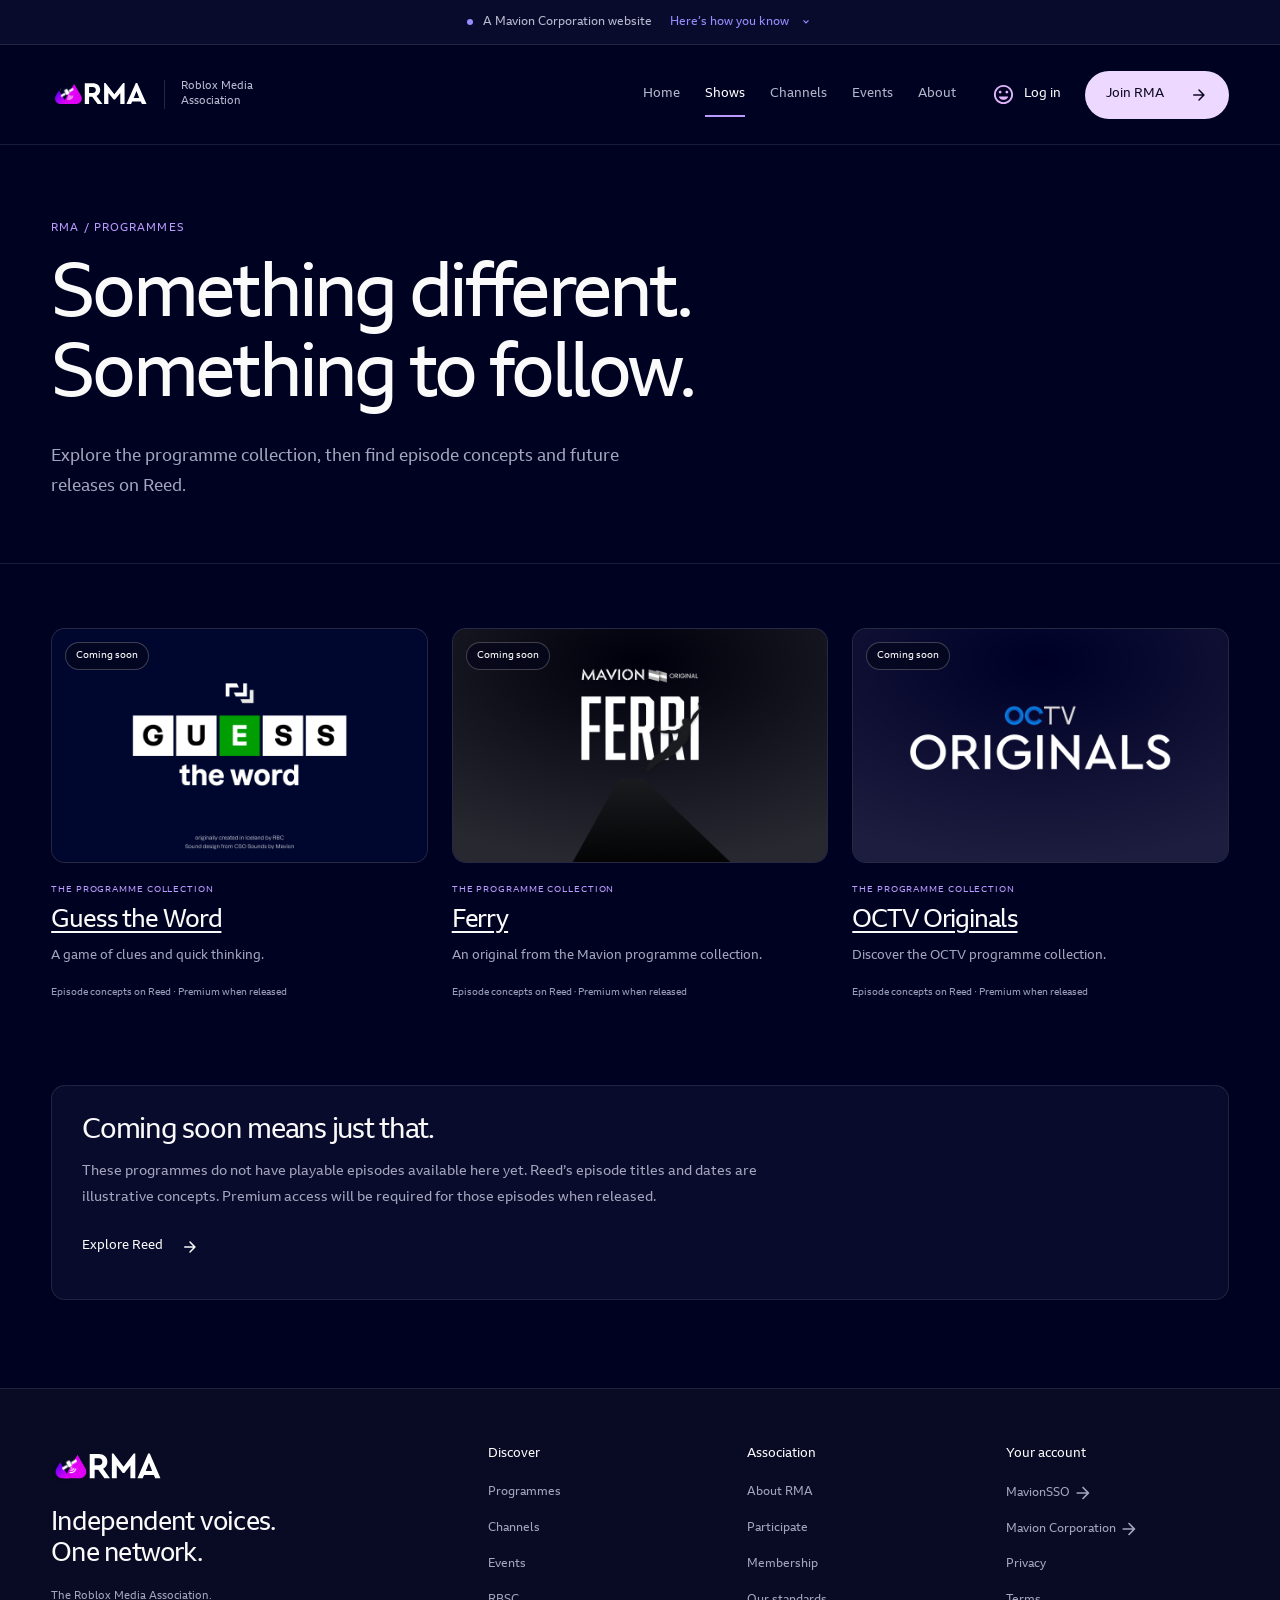
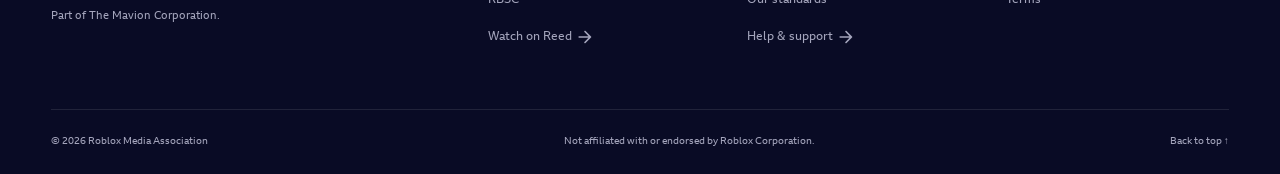
<file: shows.html>
<!doctype html><html lang="en"><head><meta charset="utf-8"><meta name="viewport" content="width=device-width,initial-scale=1"><title>Shows — RMA</title><link href="https://fonts.googleapis.com/css2?family=DM+Sans:wght@400;600;700&family=Space+Grotesk:wght@500;600;700&family=Material+Symbols+Rounded:opsz,wght,FILL,GRAD@20..48,100..700,0..1,-50..200&display=swap" rel="stylesheet"><link rel="stylesheet" href="styles.css"><link rel="stylesheet" href="pages.css"><meta name="description" content="The Roblox Media Association: broadcasters, original programmes, and shared events. Part of The Mavion Corporation."><link rel="canonical" href="https://rma.tmc.gg/shows.html"><script src="material-icons.js?v=1" defer></script><script src="mavion-identity.js?v=1" defer></script><link rel="stylesheet" href="rma-redesign.css?v=3"><link rel="icon" href="assets/rma-light.svg" type="image/svg+xml"></head><body><a class="rma-skip" href="#main">Skip to content</a><header class="rma-header"><a class="rma-brand" href="index.html" aria-label="RMA home"><img src="assets/rma-light.svg" alt="RMA" width="155" height="45"><span>Roblox Media<br>Association</span></a><button class="menu-toggle" type="button" aria-expanded="false" aria-controls="rma-navigation"><span>Menu</span><svg viewBox="0 0 24 24" aria-hidden="true"><path d="M4 8h16M4 16h16"/></svg></button><nav id="rma-navigation" aria-label="Primary navigation"><a href="index.html">Home</a><a href="shows.html" aria-current="page">Shows</a><a href="channels.html">Channels</a><a href="events.html">Events</a><a href="about.html">About</a><a class="mobile-member" href="apply.html">Membership <span aria-hidden="true">↗</span></a></nav><div class="rma-header-actions"><a class="rma-login" href="https://sso.tmc.gg/">Log in <span aria-hidden="true">↗</span></a><a class="primary-button" href="apply.html">Join RMA <span aria-hidden="true">↗</span></a></div></header><section class="page-hero"><p class="eyebrow">RMA / Programmes</p><h1>Something different.<br>Something to follow.</h1><p>Explore the programme collection, then find episode concepts and future releases on Reed.</p></section><main class="page-main" id="main"><div class="programme-grid"><article class="programme"><a class="programme-art" href="https://reed.tmc.gg/watch?v=upcoming-guess-the-word-s01e01"><img src="assets/guess-the-word.png" alt="Guess the Word programme artwork" width="960" height="540" loading="lazy"><span class="programme-status">Coming soon</span><span class="programme-arrow" aria-hidden="true">↗</span></a><div class="programme-copy"><p class="eyebrow">The programme collection</p><h3><a href="https://reed.tmc.gg/watch?v=upcoming-guess-the-word-s01e01">Guess the Word</a></h3><p>A game of clues and quick thinking.</p><small>Episode concepts on Reed · Premium when released</small></div></article><article class="programme"><a class="programme-art" href="https://reed.tmc.gg/watch?v=upcoming-ferry-s01e01"><img src="assets/ferry.png" alt="Ferry programme artwork" width="960" height="540" loading="lazy"><span class="programme-status">Coming soon</span><span class="programme-arrow" aria-hidden="true">↗</span></a><div class="programme-copy"><p class="eyebrow">The programme collection</p><h3><a href="https://reed.tmc.gg/watch?v=upcoming-ferry-s01e01">Ferry</a></h3><p>An original from the Mavion programme collection.</p><small>Episode concepts on Reed · Premium when released</small></div></article><article class="programme"><a class="programme-art" href="https://reed.tmc.gg/watch?v=upcoming-octv-originals-s01e01"><img src="assets/octv-originals.png" alt="OCTV Originals programme artwork" width="960" height="540" loading="lazy"><span class="programme-status">Coming soon</span><span class="programme-arrow" aria-hidden="true">↗</span></a><div class="programme-copy"><p class="eyebrow">The programme collection</p><h3><a href="https://reed.tmc.gg/watch?v=upcoming-octv-originals-s01e01">OCTV Originals</a></h3><p>Discover the OCTV programme collection.</p><small>Episode concepts on Reed · Premium when released</small></div></article></div><div class="release-note"><h2>Coming soon means just that.</h2><p>These programmes do not have playable episodes available here yet. Reed’s episode titles and dates are illustrative concepts. Premium access will be required for those episodes when released.</p><a class="text-link" href="https://reed.tmc.gg">Explore Reed <span aria-hidden="true">↗</span></a></div></main><footer class="rma-footer"><div class="rma-footer-top"><div class="rma-footer-identity"><a href="index.html" aria-label="RMA home"><img src="assets/rma-light.svg" alt="RMA" width="155" height="45"></a><p>Independent voices.<br>One network.</p><small>The Roblox Media Association.<br>Part of The Mavion Corporation.</small></div><div><h2>Discover</h2><a href="shows.html">Programmes</a><a href="channels.html">Channels</a><a href="events.html">Events</a><a href="rbsc.html">RBSC</a><a href="https://reed.tmc.gg">Watch on Reed <span aria-hidden="true">↗</span></a></div><div><h2>Association</h2><a href="about.html">About RMA</a><a href="participate.html">Participate</a><a href="apply.html">Membership</a><a href="standards.html">Our standards</a><a href="https://tmc.gg/support">Help & support <span aria-hidden="true">↗</span></a></div><div><h2>Your account</h2><a href="https://sso.tmc.gg/">MavionSSO <span aria-hidden="true">↗</span></a><a href="https://tmc.gg">Mavion Corporation <span aria-hidden="true">↗</span></a><a href="privacy.html">Privacy</a><a href="terms.html">Terms</a></div></div><div class="rma-footer-bottom"><span>© 2026 Roblox Media Association</span><span>Not affiliated with or endorsed by Roblox Corporation.</span><a href="#main">Back to top ↑</a></div></footer><script src="rma.js?v=3" defer></script></body></html>
</file>
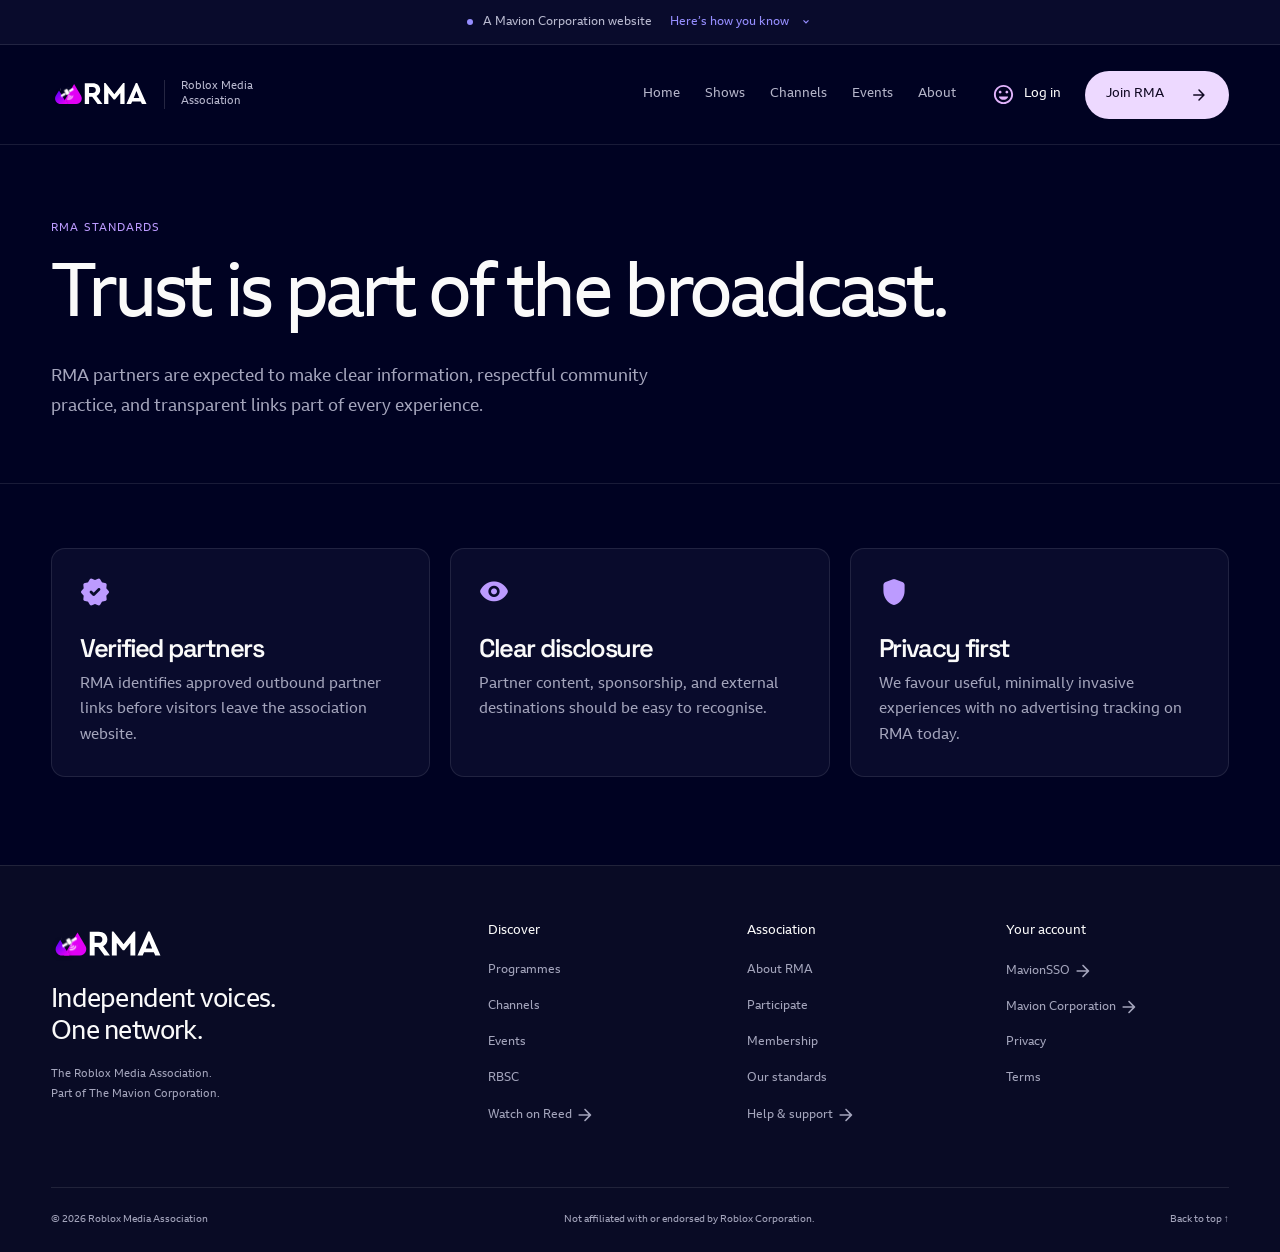
<file: standards.html>
<!doctype html><html lang="en"><head><meta charset="utf-8"><meta name="viewport" content="width=device-width,initial-scale=1"><title>Standards — RMA</title><link href="https://fonts.googleapis.com/css2?family=DM+Sans:wght@400;600;700&family=Space+Grotesk:wght@500;600;700&family=Material+Symbols+Rounded:opsz,wght,FILL,GRAD@20..48,100..700,0..1,-50..200&display=swap" rel="stylesheet"><link rel="stylesheet" href="styles.css"><link rel="stylesheet" href="pages.css"><link rel="stylesheet" href="rma-extra.css"><meta name="description" content="The Roblox Media Association: broadcasters, original programmes, and shared events. Part of The Mavion Corporation."><link rel="canonical" href="https://rma.tmc.gg/standards.html"><script src="material-icons.js?v=1" defer></script><script src="mavion-identity.js?v=1" defer></script><link rel="stylesheet" href="rma-redesign.css?v=3"><link rel="icon" href="assets/rma-light.svg" type="image/svg+xml"></head><body><a class="rma-skip" href="#main">Skip to content</a><header class="rma-header"><a class="rma-brand" href="index.html" aria-label="RMA home"><img src="assets/rma-light.svg" alt="RMA" width="155" height="45"><span>Roblox Media<br>Association</span></a><button class="menu-toggle" type="button" aria-expanded="false" aria-controls="rma-navigation"><span>Menu</span><svg viewBox="0 0 24 24" aria-hidden="true"><path d="M4 8h16M4 16h16"/></svg></button><nav id="rma-navigation" aria-label="Primary navigation"><a href="index.html">Home</a><a href="shows.html">Shows</a><a href="channels.html">Channels</a><a href="events.html">Events</a><a href="about.html">About</a><a class="mobile-member" href="apply.html">Membership <span aria-hidden="true">↗</span></a></nav><div class="rma-header-actions"><a class="rma-login" href="https://sso.tmc.gg/">Log in <span aria-hidden="true">↗</span></a><a class="primary-button" href="apply.html">Join RMA <span aria-hidden="true">↗</span></a></div></header><section class="page-hero"><p class="eyebrow">RMA standards</p><h1>Trust is part of the broadcast.</h1><p>RMA partners are expected to make clear information, respectful community practice, and transparent links part of every experience.</p></section><main class="page-main" id="main"><div class="feature-list"><article class="feature"><span class="material-symbols-rounded">verified</span><h2>Verified partners</h2><p>RMA identifies approved outbound partner links before visitors leave the association website.</p></article><article class="feature"><span class="material-symbols-rounded">visibility</span><h2>Clear disclosure</h2><p>Partner content, sponsorship, and external destinations should be easy to recognise.</p></article><article class="feature"><span class="material-symbols-rounded">shield</span><h2>Privacy first</h2><p>We favour useful, minimally invasive experiences with no advertising tracking on RMA today.</p></article></div></main><footer class="rma-footer"><div class="rma-footer-top"><div class="rma-footer-identity"><a href="index.html" aria-label="RMA home"><img src="assets/rma-light.svg" alt="RMA" width="155" height="45"></a><p>Independent voices.<br>One network.</p><small>The Roblox Media Association.<br>Part of The Mavion Corporation.</small></div><div><h2>Discover</h2><a href="shows.html">Programmes</a><a href="channels.html">Channels</a><a href="events.html">Events</a><a href="rbsc.html">RBSC</a><a href="https://reed.tmc.gg">Watch on Reed <span aria-hidden="true">↗</span></a></div><div><h2>Association</h2><a href="about.html">About RMA</a><a href="participate.html">Participate</a><a href="apply.html">Membership</a><a href="standards.html">Our standards</a><a href="https://tmc.gg/support">Help & support <span aria-hidden="true">↗</span></a></div><div><h2>Your account</h2><a href="https://sso.tmc.gg/">MavionSSO <span aria-hidden="true">↗</span></a><a href="https://tmc.gg">Mavion Corporation <span aria-hidden="true">↗</span></a><a href="privacy.html">Privacy</a><a href="terms.html">Terms</a></div></div><div class="rma-footer-bottom"><span>© 2026 Roblox Media Association</span><span>Not affiliated with or endorsed by Roblox Corporation.</span><a href="#main">Back to top ↑</a></div></footer><script src="rma.js?v=3" defer></script></body></html>
</file>
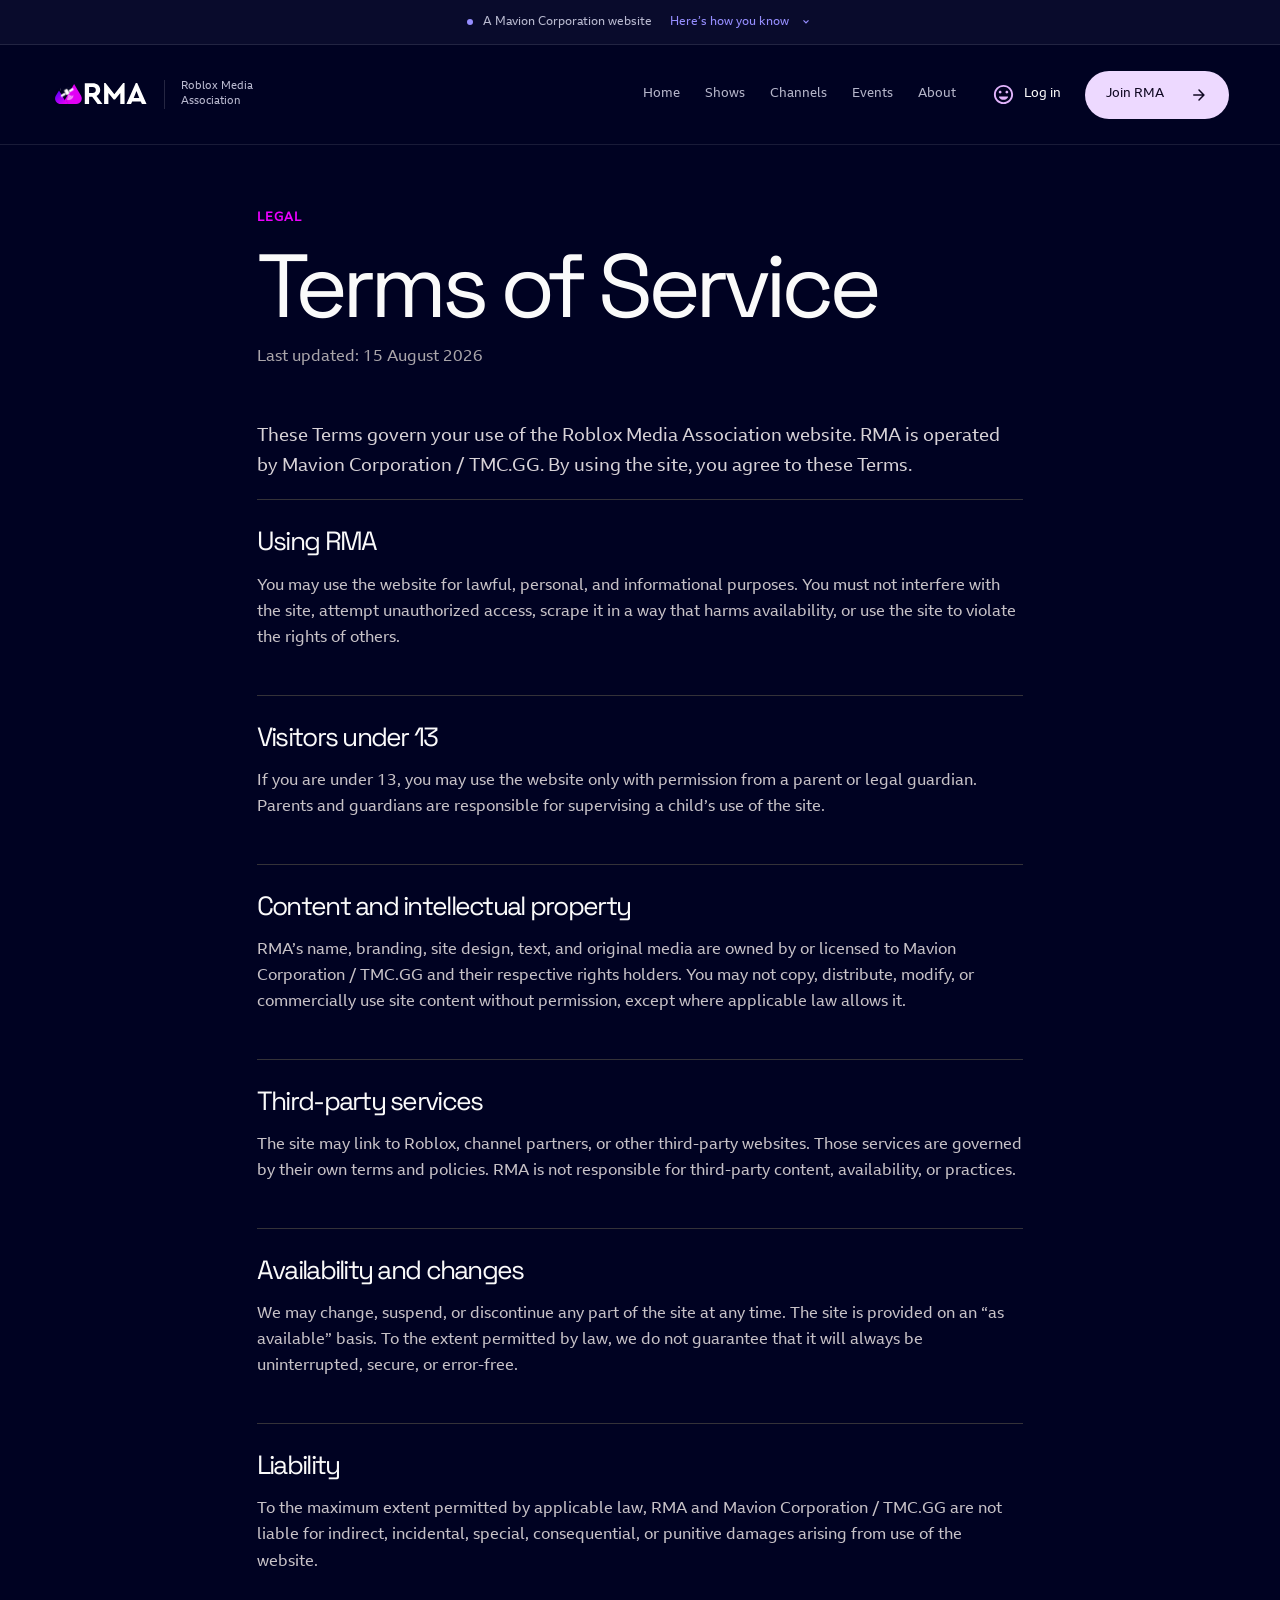
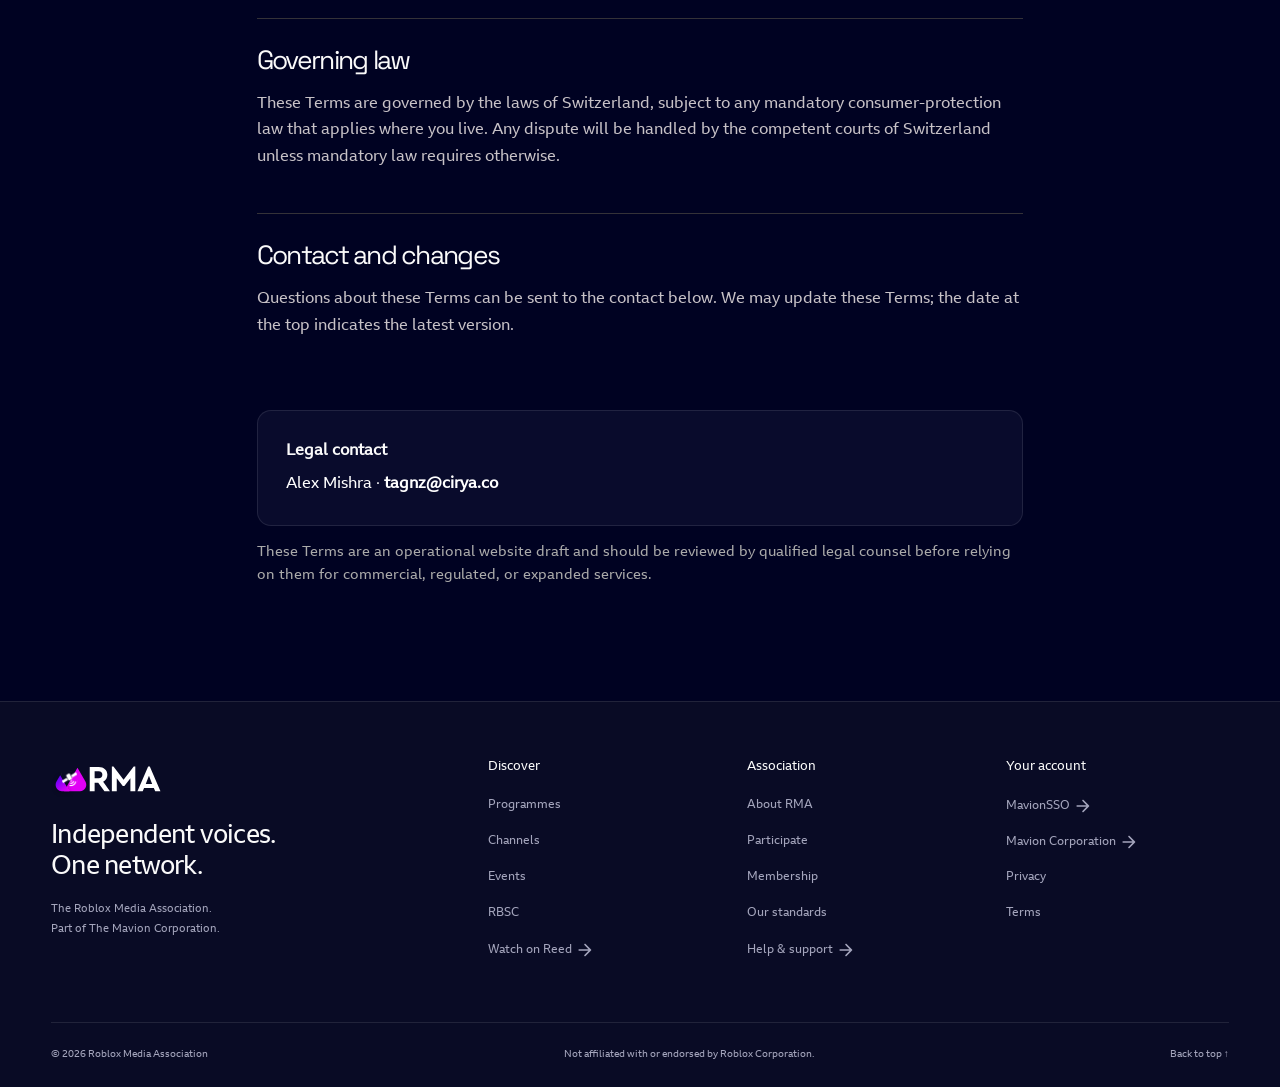
<file: terms.html>
<!doctype html><html lang="en"><head><meta charset="utf-8"><meta name="viewport" content="width=device-width,initial-scale=1"><meta name="description" content="RMA Terms of Service"><title>Terms of Service — RMA</title><link href="https://fonts.googleapis.com/css2?family=DM+Sans:wght@400;600;700&family=Space+Grotesk:wght@500;600;700&family=Material+Symbols+Rounded:opsz,wght,FILL,GRAD@20..48,100..700,0..1,-50..200&display=swap" rel="stylesheet"><link rel="stylesheet" href="styles.css"><link rel="stylesheet" href="legal.css"><link rel="canonical" href="https://rma.tmc.gg/terms.html"><script src="material-icons.js?v=1" defer></script><script src="mavion-identity.js?v=1" defer></script><link rel="stylesheet" href="rma-redesign.css?v=3"><link rel="icon" href="assets/rma-light.svg" type="image/svg+xml"></head><body><a class="rma-skip" href="#main">Skip to content</a><header class="rma-header"><a class="rma-brand" href="index.html" aria-label="RMA home"><img src="assets/rma-light.svg" alt="RMA" width="155" height="45"><span>Roblox Media<br>Association</span></a><button class="menu-toggle" type="button" aria-expanded="false" aria-controls="rma-navigation"><span>Menu</span><svg viewBox="0 0 24 24" aria-hidden="true"><path d="M4 8h16M4 16h16"/></svg></button><nav id="rma-navigation" aria-label="Primary navigation"><a href="index.html">Home</a><a href="shows.html">Shows</a><a href="channels.html">Channels</a><a href="events.html">Events</a><a href="about.html">About</a><a class="mobile-member" href="apply.html">Membership <span aria-hidden="true">↗</span></a></nav><div class="rma-header-actions"><a class="rma-login" href="https://sso.tmc.gg/">Log in <span aria-hidden="true">↗</span></a><a class="primary-button" href="apply.html">Join RMA <span aria-hidden="true">↗</span></a></div></header><main class="legal-shell" id="main"><p class="legal-kicker">Legal</p><h1>Terms of Service</h1><p class="legal-date">Last updated: 15 August 2026</p><p class="legal-intro">These Terms govern your use of the Roblox Media Association website. RMA is operated by Mavion Corporation / TMC.GG. By using the site, you agree to these Terms.</p><section class="legal-section"><h2>Using RMA</h2><p>You may use the website for lawful, personal, and informational purposes. You must not interfere with the site, attempt unauthorized access, scrape it in a way that harms availability, or use the site to violate the rights of others.</p></section><section class="legal-section"><h2>Visitors under 13</h2><p>If you are under 13, you may use the website only with permission from a parent or legal guardian. Parents and guardians are responsible for supervising a child’s use of the site.</p></section><section class="legal-section"><h2>Content and intellectual property</h2><p>RMA’s name, branding, site design, text, and original media are owned by or licensed to Mavion Corporation / TMC.GG and their respective rights holders. You may not copy, distribute, modify, or commercially use site content without permission, except where applicable law allows it.</p></section><section class="legal-section"><h2>Third-party services</h2><p>The site may link to Roblox, channel partners, or other third-party websites. Those services are governed by their own terms and policies. RMA is not responsible for third-party content, availability, or practices.</p></section><section class="legal-section"><h2>Availability and changes</h2><p>We may change, suspend, or discontinue any part of the site at any time. The site is provided on an “as available” basis. To the extent permitted by law, we do not guarantee that it will always be uninterrupted, secure, or error-free.</p></section><section class="legal-section"><h2>Liability</h2><p>To the maximum extent permitted by applicable law, RMA and Mavion Corporation / TMC.GG are not liable for indirect, incidental, special, consequential, or punitive damages arising from use of the website.</p></section><section class="legal-section"><h2>Governing law</h2><p>These Terms are governed by the laws of Switzerland, subject to any mandatory consumer-protection law that applies where you live. Any dispute will be handled by the competent courts of Switzerland unless mandatory law requires otherwise.</p></section><section class="legal-section"><h2>Contact and changes</h2><p>Questions about these Terms can be sent to the contact below. We may update these Terms; the date at the top indicates the latest version.</p></section><div class="legal-contact"><strong>Legal contact</strong><p>Alex Mishra · <a href="mailto:tagnz@cirya.co">tagnz@cirya.co</a></p></div><p class="legal-note">These Terms are an operational website draft and should be reviewed by qualified legal counsel before relying on them for commercial, regulated, or expanded services.</p></main><footer class="rma-footer"><div class="rma-footer-top"><div class="rma-footer-identity"><a href="index.html" aria-label="RMA home"><img src="assets/rma-light.svg" alt="RMA" width="155" height="45"></a><p>Independent voices.<br>One network.</p><small>The Roblox Media Association.<br>Part of The Mavion Corporation.</small></div><div><h2>Discover</h2><a href="shows.html">Programmes</a><a href="channels.html">Channels</a><a href="events.html">Events</a><a href="rbsc.html">RBSC</a><a href="https://reed.tmc.gg">Watch on Reed <span aria-hidden="true">↗</span></a></div><div><h2>Association</h2><a href="about.html">About RMA</a><a href="participate.html">Participate</a><a href="apply.html">Membership</a><a href="standards.html">Our standards</a><a href="https://tmc.gg/support">Help & support <span aria-hidden="true">↗</span></a></div><div><h2>Your account</h2><a href="https://sso.tmc.gg/">MavionSSO <span aria-hidden="true">↗</span></a><a href="https://tmc.gg">Mavion Corporation <span aria-hidden="true">↗</span></a><a href="privacy.html">Privacy</a><a href="terms.html">Terms</a></div></div><div class="rma-footer-bottom"><span>© 2026 Roblox Media Association</span><span>Not affiliated with or endorsed by Roblox Corporation.</span><a href="#main">Back to top ↑</a></div></footer><script src="rma.js?v=3" defer></script></body></html>
</file>
<file: styles.css>
:root{--bg:#101010;--paper:#f7f6f4;--ink:#141414;--pink:#ed00ff}*{box-sizing:border-box}html{scroll-behavior:smooth}body{margin:0;background:var(--bg);color:var(--paper);font-family:"DM Sans",sans-serif}.topbar,main,footer{max-width:1440px;margin:auto;padding-inline:6vw}.topbar{height:92px;display:flex;align-items:center;gap:48px;justify-content:space-between}.brand{color:white;text-decoration:none;display:flex;align-items:center}.brand img{display:block;width:155px;height:45px;object-fit:contain}nav{display:flex;gap:30px;margin-left:auto}nav a,footer,a{color:inherit}nav a{text-decoration:none;color:#ddd;font-size:.96rem}nav a:hover,.text-link:hover{color:var(--pink)}.material-symbols-rounded{font-variation-settings:"FILL" 1,"wght" 600,"GRAD" 0,"opsz" 24;vertical-align:middle;font-size:1.18em}.watch-button,.primary-button{background:linear-gradient(112deg,var(--pink),#7a19ff);color:white;text-decoration:none;font-weight:700;border-radius:99px;padding:13px 20px;box-shadow:0 7px 25px #b400ff2b;display:inline-flex;align-items:center;gap:8px}.hero{min-height:620px;position:relative;overflow:hidden;padding:130px 0 98px;border-bottom:1px solid #303030}.hero>*:not(.signal){position:relative;z-index:1}.eyebrow,.tag{color:var(--pink);font-size:.76rem;text-transform:uppercase;letter-spacing:.08em;font-weight:700;margin:0 0 14px}.hero h1,h2,h3{font-family:"Space Grotesk",sans-serif;letter-spacing:-.055em}.hero h1{font-size:clamp(3.5rem,7vw,6.9rem);line-height:.93;max-width:800px;margin:0}.hero-copy{color:#d2cfd2;max-width:500px;font-size:1.15rem;line-height:1.5;margin:28px 0}.hero-actions{display:flex;align-items:center;gap:28px}.text-link{font-weight:700;text-decoration:none;display:inline-flex;align-items:center;gap:7px}.signal{position:absolute;border-radius:50%;background:radial-gradient(circle at 38% 35%,#f9b5ff 0 1%,#d500ff 15%,#5916bd 37%,#161019 61%,transparent 62%);box-shadow:inset -35px -45px 80px #0008}.signal-one{width:min(92vw,1120px);height:min(92vw,1120px);right:-280px;top:-295px;opacity:.97}.signal-two{width:min(58vw,720px);height:min(58vw,720px);right:15vw;bottom:-530px;opacity:.63}.section{padding:92px 0}.section-heading{display:flex;align-items:end;justify-content:space-between;margin-bottom:29px}.section-heading h2,.association h2{font-size:clamp(2.2rem,4vw,3.7rem);line-height:.97;margin:0}.story-grid{display:grid;grid-template-columns:1.35fr 1fr 1fr;gap:17px}.story{min-height:375px;border-radius:19px;overflow:hidden;background:var(--paper);color:var(--ink);display:flex;flex-direction:column}.art{height:184px;display:grid;place-items:center;overflow:hidden}.orbital{background:#07071a}.orbital img{width:64%;height:70%;object-fit:contain}.dusk{background:linear-gradient(135deg,#e7cba8,#f8e8e4 42%,#bdc7fa);color:#28100d}.dusk .material-symbols-rounded,.neon .material-symbols-rounded{font-size:5.5rem}.neon{background:linear-gradient(135deg,#122dff,#00dcff 125%);color:white}.story-content{padding:15px 17px 18px;display:flex;flex:1;flex-direction:column}.story-content .tag{margin-bottom:5px;font-size:.68rem}.story h3{font-size:1.35rem;line-height:1.02;margin:0}.story p:not(.tag){margin:8px 0;color:#4c494d;line-height:1.3}.story-content a{font-weight:700;font-size:.88rem;margin-top:auto;text-decoration:none;display:inline-flex;align-items:center;gap:6px}.show-grid{display:grid;grid-template-columns:repeat(3,1fr);gap:20px}.show-card{min-height:260px;border-radius:18px;overflow:hidden;background:#090b22}.show-card img{display:block;width:100%;height:100%;object-fit:cover}.association{background:linear-gradient(110deg,#f000ff,#641eff);padding:63px 6vw;display:grid;grid-template-columns:1.2fr .9fr;gap:40px;align-items:end;margin-inline:-6vw}.association .eyebrow{color:white}.association p:not(.eyebrow){font-size:1.12rem;line-height:1.5;max-width:430px}.association .primary-button{background:white;color:#50108f;box-shadow:none;justify-self:start}.channel-list{display:grid;grid-template-columns:repeat(4,1fr);gap:14px}.channel-list span{padding:25px 18px;border:1px solid #3b3b3b;border-radius:13px;font-family:"Space Grotesk";font-size:1.4rem;font-weight:600;background:#161616}footer{border-top:1px solid #303030;padding-top:30px;padding-bottom:32px;display:flex;align-items:center;gap:22px;color:#aaa;font-size:.85rem}footer .brand{margin-right:auto}footer .brand img{width:110px;height:34px}@media(max-width:800px){.topbar{height:76px;padding-inline:5vw}.topbar nav{display:none}.watch-button{font-size:.85rem;padding:10px 14px}.brand img{width:126px;height:37px}.hero{padding:75px 0 65px;min-height:500px}.signal-one{width:780px;height:780px;right:-440px;top:-210px}.signal-two{width:470px;height:470px;right:-160px;bottom:-300px}.section{padding:60px 0}.story-grid,.show-grid{grid-template-columns:1fr}.story{min-height:340px}.story-feature{min-height:390px}.show-card{min-height:auto;aspect-ratio:16/9}.association{grid-template-columns:1fr;padding:48px 5vw;gap:13px;margin-inline:-5vw}.channel-list{grid-template-columns:1fr 1fr}footer{padding-inline:5vw;flex-wrap:wrap}.section-heading .text-link{display:none}}@media(max-width:430px){.watch-button{display:none}.hero h1{font-size:3.25rem}.hero-copy{font-size:1rem}.channel-list{grid-template-columns:1fr}.hero-actions{gap:16px}}
</file>
<file: header-fix.css>
/* Header refinement: keeps the identity present without overpowering the page. */
.topbar { height: 84px; }
.brand img { width: 112px; height: 34px; }
.watch-button {
  min-width: 164px;
  height: 46px;
  padding: 0 18px;
  justify-content: center;
  line-height: 1;
}
.watch-button .material-symbols-rounded {
  display: block;
  font-size: 20px;
  line-height: 1;
}
@media (max-width: 800px) {
  .brand img { width: 100px; height: 30px; }
}
</file>
<file: design-refine.css>
/* A calmer, consistent editorial rhythm for cards and programme art. */
.section { padding-block: 74px; }
.section-heading { margin-bottom: 24px; }
.story-grid { grid-template-columns: repeat(3, minmax(0, 1fr)); gap: 20px; }
.story { min-height: 396px; border-radius: 16px; box-shadow: 0 12px 32px #00000026; }
.art { height: 196px; }
.orbital { position: relative; background: radial-gradient(circle at 72% 22%, #ba42ff 0 5%, transparent 5.5%), radial-gradient(circle at 72% 22%, #7a16ef 0 15%, transparent 15.5%), linear-gradient(135deg, #1a0539, #11122e 63%, #071222); }
.orbital::after { content: ""; position: absolute; width: 240px; height: 240px; right: -84px; bottom: -130px; border: 22px solid #b000ff; border-radius: 50%; opacity: .72; }
.orbital img { position: relative; z-index: 1; width: 54%; height: 58%; object-fit: contain; }
.dusk { background: linear-gradient(135deg, #271534, #8753ca 105%); color: #fff; }
.neon { background: linear-gradient(135deg, #1038ff, #00a5ff); }
.dusk .material-symbols-rounded, .neon .material-symbols-rounded { font-size: 72px; }
.story-content { padding: 19px 18px 18px; }
.story h3 { font-size: 1.38rem; line-height: 1.05; }
.story p:not(.tag) { font-size: .97rem; }
.show-grid { gap: 20px; }
.show-card { min-height: 0; aspect-ratio: 16 / 9; border-radius: 16px; background: #090b22; box-shadow: 0 12px 28px #00000028; }
.show-card img { object-fit: cover; transform: scale(1.012); transition: transform .25s ease; }
.show-card:hover img { transform: scale(1.045); }
@media (max-width: 800px) { .section { padding-block: 54px; } .story-grid { grid-template-columns: 1fr; } .story { min-height: 355px; } }
</file>
<file: pages.css>
.page-hero{max-width:1440px;margin:auto;padding:78px 6vw 54px;position:relative;overflow:hidden;border-bottom:1px solid #2f2f2f}.page-hero h1{font-family:"Space Grotesk",sans-serif;font-size:clamp(3.4rem,8vw,7.4rem);letter-spacing:-.075em;line-height:.86;margin:0;max-width:800px}.page-hero p:not(.eyebrow){max-width:540px;color:#c8c3c9;font-size:1.12rem;line-height:1.55;margin:26px 0 0}.page-hero:after{content:"";position:absolute;width:520px;height:520px;border:56px solid #8c1dff;right:-230px;top:-270px;border-radius:50%;opacity:.68}.page-hero>*{position:relative;z-index:1}.page-main{max-width:1440px;margin:auto;padding:66px 6vw 100px}.page-grid{display:grid;grid-template-columns:repeat(3,minmax(0,1fr));gap:20px}.news-card{background:#f6f4f2;color:#151216;border-radius:18px;padding:26px;min-height:250px;display:flex;flex-direction:column;text-decoration:none;transition:transform .2s ease,box-shadow .2s ease}.news-card:hover{transform:translateY(-4px);box-shadow:0 15px 32px #0004}.news-card .material-symbols-rounded{font-size:2.3rem;color:#8619e9;margin-bottom:auto}.news-card h2{font-family:"Space Grotesk",sans-serif;letter-spacing:-.055em;line-height:1.02;font-size:1.65rem;margin:18px 0 8px}.news-card p{margin:0;color:#5e5960;line-height:1.45}.news-card .tag{margin-top:18px;margin-bottom:0}.shows-page-grid{display:grid;grid-template-columns:repeat(2,minmax(0,1fr));gap:24px}.show-feature{overflow:hidden;border-radius:20px;background:#10122e;text-decoration:none;position:relative;aspect-ratio:16/9}.show-feature img{width:100%;height:100%;object-fit:cover;display:block;transition:transform .3s ease}.show-feature:hover img{transform:scale(1.035)}.channel-page-grid{display:grid;grid-template-columns:repeat(2,minmax(0,1fr));gap:18px}.channel-card{border:1px solid #3b3b3b;border-radius:18px;min-height:180px;padding:27px;background:linear-gradient(135deg,#1c1c1c,#101010);display:flex;flex-direction:column;justify-content:space-between}.channel-card .material-symbols-rounded{font-size:2rem;color:#e200ff}.channel-card h2{font-family:"Space Grotesk",sans-serif;font-size:2rem;letter-spacing:-.06em;margin:0}.channel-card p{margin:0;color:#bdb8bd}.about-page{max-width:900px}.about-page h2{font-family:"Space Grotesk",sans-serif;font-size:clamp(2rem,4vw,3.3rem);letter-spacing:-.07em;line-height:1;margin:0 0 22px}.about-page p{font-size:1.18rem;line-height:1.65;color:#d0ccd1;max-width:700px}.value-list{margin-top:48px;display:grid;gap:0;border-top:1px solid #343434}.value{padding:23px 0;border-bottom:1px solid #343434;display:grid;grid-template-columns:70px 1fr;gap:16px}.value span{font-family:"Space Grotesk";font-size:1.05rem;color:#df00ff}.value h3{font-family:"Space Grotesk";font-size:1.45rem;letter-spacing:-.04em;margin:0}.value p{font-size:1rem;margin:7px 0 0;color:#aaa}.page-footer{border-top:1px solid #303030}@media(max-width:800px){.page-hero{padding:60px 5vw 46px}.page-main{padding:48px 5vw 70px}.page-grid,.shows-page-grid,.channel-page-grid{grid-template-columns:1fr}.page-hero:after{right:-360px;top:-230px}.value{grid-template-columns:45px 1fr}}
</file>
<file: hero-refine.css>
/* The home hero is a feature card, not a floating background effect. */
.hero {
  min-height: 560px;
  margin-top: 18px;
  padding: 104px 8% 78px;
  border: 1px solid #35204d;
  border-radius: 28px;
  background: linear-gradient(135deg, #151018 0%, #130d24 48%, #0b1121 100%);
  box-shadow: 0 24px 70px #0000004d;
}
.signal { border-radius: 0; box-shadow: none; filter: none; }
.signal-one {
  width: 68%; height: 118%; right: -5%; top: -10%; opacity: .96;
  background: linear-gradient(130deg, #5d12cb 0%, #d300ee 52%, #7e16cb 100%);
  clip-path: polygon(25% 0, 100% 0, 100% 100%, 0 82%, 12% 42%);
}
.signal-one::after {
  content: ""; position: absolute; inset: 0;
  background: linear-gradient(125deg, transparent 34%, #f3a5ff75 51%, transparent 65%);
}
.signal-two {
  width: 57%; height: 27%; right: 0; bottom: 0; opacity: .62;
  background: linear-gradient(90deg, transparent, #15072a 10%, #020714 100%);
  clip-path: polygon(22% 100%, 48% 0, 100% 0, 100% 100%);
}
@media (max-width: 800px) {
  .hero { min-height: 500px; margin-top: 8px; padding: 76px 7% 58px; border-radius: 20px; }
  .signal-one { width: 100%; right: -35%; }
  .signal-two { width: 90%; }
}
</file>
<file: channel-links.css>
/* Global Material Symbols setup for the home-page controls. */
.material-symbols-rounded{font-family:"Material Symbols Rounded";font-weight:normal;font-style:normal;line-height:1;letter-spacing:normal;text-transform:none;display:inline-block;white-space:nowrap;word-wrap:normal;direction:ltr;-webkit-font-feature-settings:"liga";-webkit-font-smoothing:antialiased;font-feature-settings:"liga"}
.channel-list a{padding:25px 18px;border:1px solid #573069;border-radius:13px;font-family:"Space Grotesk";font-size:1.4rem;font-weight:600;background:linear-gradient(135deg,#24102e,#161616);color:#fff;text-decoration:none;display:flex;justify-content:space-between;align-items:center;gap:12px;transition:transform .2s ease,border-color .2s ease}.channel-list a:hover{transform:translateY(-3px);border-color:#e000ff}.channel-list a .material-symbols-rounded{padding:0;border:0;border-radius:0;background:none;color:#e300ff;font-size:20px;flex:0 0 auto;box-shadow:none}@media(max-width:430px){.channel-list a{font-size:1.25rem}}
</file>
<file: rma-redesign.css>
@font-face{font-family:"RMA Sans";src:url("fonts/BBC-Reith-Sans-Regular.ttf") format("truetype");font-display:swap;font-weight:400}
.material-svg{width:20px;height:20px;fill:currentColor;stroke:none;flex:none;vertical-align:middle}.rma-login{display:inline-flex;align-items:center;gap:9px;min-height:44px}.rma-login>.material-svg{width:23px;height:23px;color:#e1b4fc}.rma-login img{width:26px;height:26px;border-radius:50%;object-fit:cover}.rma-login>span{margin:0!important;color:inherit!important}.rma-header .primary-button{border-radius:24px;background:#edd9ff}.rma-header nav>a[aria-current]:after{background:#db9ffc}.rma-header .menu-toggle>.material-svg{fill:currentColor;stroke:none;width:24px;height:24px}.rma-header-actions .primary-button:hover{background:#e3bbff}.rma-header nav>a:hover{color:#e8bcff}.route-grid>a>.material-svg{position:absolute;right:24px;top:24px;color:#dcabff}.primary-button>.material-svg,.text-link>.material-svg{width:18px;height:18px;transition:transform .25s}.primary-button:hover>.material-svg,.text-link:hover>.material-svg{transform:translateX(3px)}.network-identity{display:none!important}
:root{--bg:#000222;--surface:#090b2c;--paper:#fafafa;--ink:#fafafa;--muted:#a4a5bc;--line:#ffffff19;--pink:#d6b4ff;--accent:#bc9bff;--radius:16px;--gutter:clamp(20px,4vw,56px)}
*{box-sizing:border-box}html{scroll-behavior:smooth;scroll-padding-top:24px;background:var(--bg)}body,.rbsc-page{margin:0;background:var(--bg);color:var(--paper);font-family:"RMA Sans",Arial,sans-serif;font-size:16px;line-height:1.6;opacity:1;transform:none}a{color:inherit;text-decoration:none}button,input,select,textarea{font:inherit}button,a{-webkit-tap-highlight-color:transparent}a,button{touch-action:manipulation}img{max-width:100%}a:focus-visible,button:focus-visible,summary:focus-visible,input:focus-visible,select:focus-visible,textarea:focus-visible{outline:2px solid var(--accent);outline-offset:5px}p{color:var(--muted)}h1,h2,h3,h4,.page-hero h1,.about-page h2,.news-card h2,.channel-card h2,.value h3{font-family:"RMA Sans",Arial,sans-serif;font-weight:400;letter-spacing:-.045em;line-height:1.1;color:var(--paper)}
.rma-skip{position:absolute;z-index:100;left:20px;top:0;padding:12px 20px;background:white;color:#000222;transform:translateY(-120%)}.rma-skip:focus{transform:none}.network-identity{border-bottom:1px solid var(--line);background:#090b25;font-size:11px;color:#b9bad0}.network-identity summary{max-width:1400px;min-height:37px;padding:7px var(--gutter);margin:auto;display:flex;align-items:center;gap:10px;list-style:none;cursor:pointer}.network-identity summary::-webkit-details-marker{display:none}.status-dot{display:inline-block;flex:none;width:6px;height:6px;border-radius:50%;background:var(--accent)}.identity-more{margin-left:10px;color:#bba9e4}.identity-more>span{margin-left:6px}.network-identity>div{max-width:1400px;margin:auto;padding:10px var(--gutter) 24px;display:grid;grid-template-columns:1fr 1fr;gap:48px}.network-identity p{margin:0;font-size:13px;max-width:500px}.network-identity strong{font-weight:400;color:white}
.rma-header{max-width:1400px;min-height:100px;margin:auto;padding:20px var(--gutter);display:flex;align-items:center;gap:36px;border-bottom:1px solid var(--line);position:relative;z-index:20}.rma-brand{display:flex;align-items:center;gap:17px;flex:none}.rma-brand img{width:96px;height:40px;object-fit:contain}.rma-brand>span{font-size:11px;line-height:1.35;color:#b9bad0;border-left:1px solid #ffffff25;padding-left:16px}.rma-header nav{display:flex;align-items:center;gap:25px;margin-left:auto}.rma-header nav>a{font-size:13px;min-height:44px;display:flex;align-items:center;color:#b4b5c9;position:relative}.rma-header nav>a:hover,.rma-header nav>a[aria-current]{color:#fff}.rma-header nav>a[aria-current]:after{content:"";position:absolute;bottom:0;left:0;right:0;height:2px;background:var(--accent)}.rma-header-actions{display:flex;align-items:center;gap:24px}.rma-login{font-size:13px;white-space:nowrap}.rma-login span{margin-left:10px;color:var(--accent)}.primary-button,.watch-button{display:inline-flex;align-items:center;justify-content:space-between;gap:26px;min-height:48px;padding:12px 20px;background:#f3edff;color:#100923;font-size:13px;font-weight:400;border:1px solid transparent;border-radius:8px;box-shadow:none;transition:background .2s,transform .25s}.primary-button:hover,.watch-button:hover{background:#d7bfff;color:#100923;transform:translateY(-2px)}.primary-button>span,.text-link>span{transition:transform .25s}.primary-button:hover>span,.text-link:hover>span{transform:translate(3px,-2px)}.text-link{display:inline-flex;align-items:center;gap:18px;min-height:44px;font-size:13px;font-weight:400;color:var(--paper)}.text-link:hover{color:var(--accent)}.menu-toggle,.rma-header nav .mobile-member{display:none}
main,.page-main{max-width:1400px;padding:0 var(--gutter);margin:auto}.rma-home{padding:0}.network-hero{display:grid;grid-template-columns:1.12fr 1fr;gap:64px;align-items:center;padding:72px var(--gutter);min-height:620px}.eyebrow,.tag{font:400 11px/1.5 "RMA Sans",Arial,sans-serif;letter-spacing:.1em;text-transform:uppercase;color:var(--accent);margin:0 0 20px}.network-hero .eyebrow{display:flex;align-items:center;gap:10px}.network-hero h1{font-size:clamp(48px,5.3vw,76px);margin:0;letter-spacing:-.055em;line-height:1.05}.network-hero h1 em{font-style:normal;color:#bba5fc}.intro{max-width:440px;font-size:17px;line-height:1.75;margin:26px 0}.hero-actions{display:flex;flex-wrap:wrap;gap:25px;align-items:center}.hero-caption{border-top:1px solid var(--line);margin-top:46px;padding-top:20px;display:grid;gap:8px;font-size:11px;color:var(--muted)}.hero-caption a{color:#d7c6f9}.hero-caption a span{margin-left:10px}.network-feature{position:relative;display:block;aspect-ratio:1.03;min-width:0;overflow:hidden;border-radius:20px;border:1px solid #ffffff24;background:#111221;isolation:isolate}.network-feature>img{position:absolute;width:100%;height:100%;object-fit:cover;object-position:center;inset:0;transition:transform .7s cubic-bezier(.16,1,.3,1)}.network-feature:after{content:"";position:absolute;inset:0;background:linear-gradient(180deg,#0003,transparent 35%,#050617e8)}.network-feature:hover>img{transform:scale(1.035)}.feature-pill{position:absolute;z-index:1;top:22px;left:22px;background:#08091dba;border:1px solid #ffffff30;border-radius:30px;padding:7px 12px;font-size:10px;backdrop-filter:blur(8px)}.network-feature-copy{position:absolute;bottom:0;left:0;right:0;padding:30px;z-index:1}.network-feature-copy h2{font-size:52px;margin:0 0 15px}.network-feature-copy .eyebrow{font-size:10px;margin-bottom:10px}.network-feature-copy>p:last-child{display:flex;justify-content:space-between;font-size:12px;color:#e0dcee;border-top:1px solid #ffffff25;padding-top:18px;margin-bottom:0}.network-feature-copy>p:last-child span{font-size:22px;color:#c9a9ff}
.network-band{margin:0 var(--gutter);border-top:1px solid var(--line);border-bottom:1px solid var(--line);padding:22px 0;display:flex;align-items:center;justify-content:space-between;font-size:12px;color:#b6b6ce}.network-band a{color:#e0d9f3}.network-band a span{margin-left:20px}.section{max-width:1400px;padding:80px var(--gutter);margin:auto}.section-heading{display:flex;align-items:end;justify-content:space-between;gap:24px;margin-bottom:32px;border:0;padding:0}.section-heading .eyebrow{margin-bottom:12px}.section-heading h2,.network-purpose h2,.join-band h2{font-size:clamp(32px,3.4vw,48px);margin:0;line-height:1.12}.programme-grid{display:grid;grid-template-columns:repeat(3,minmax(0,1fr));gap:24px}.programme{min-width:0}.programme-art{display:block;position:relative;aspect-ratio:16/10;overflow:hidden;background:#10112f;border:1px solid var(--line);border-radius:14px}.programme-art img{display:block;width:100%;height:100%;object-fit:cover;transition:transform .55s cubic-bezier(.16,1,.3,1)}.programme-art:hover img{transform:scale(1.04)}.programme-status{position:absolute;top:13px;left:13px;border:1px solid #ffffff3a;background:#05071cba;backdrop-filter:blur(6px);padding:5px 10px;border-radius:20px;font-size:10px}.programme-arrow{position:absolute;bottom:14px;right:14px;display:grid;place-items:center;width:34px;height:34px;background:#f4eeff;color:#171020;border-radius:50%;font-size:20px}.programme-copy{padding:20px 0}.programme-copy .eyebrow{font-size:9px;margin:0 0 9px}.programme-copy h3{font-size:25px;margin:0}.programme-copy p{font-size:13px;line-height:1.6;margin:12px 0}.programme-copy small{font-size:10px;color:#9b9cb6}.collection-note{font-size:11px;line-height:1.8;max-width:660px;margin:22px 0 0}.network-purpose{display:grid;grid-template-columns:1fr 1fr;gap:80px;background:#090b2c;border-top:1px solid var(--line);border-bottom:1px solid var(--line)}.network-purpose>div:last-child>p{font-size:17px;line-height:1.8;margin:0 0 20px;max-width:480px}.route-grid{display:grid;grid-template-columns:repeat(3,minmax(0,1fr));gap:20px}.route-grid>a{position:relative;padding:28px;min-height:280px;background:#090b2c;border:1px solid var(--line);border-radius:14px;transition:transform .25s,border-color .25s}.route-grid>a:hover{transform:translateY(-4px);border-color:#bca1ff80}.route-number{font-size:11px;color:var(--accent)}.route-grid h3,.route-grid h2{font-size:28px;margin:35px 0 18px}.route-grid p{font-size:14px;line-height:1.7}.route-grid>a>span:last-child{position:absolute;top:22px;right:24px;color:var(--accent);font-size:24px}.join-band{margin:0 var(--gutter) 80px;padding:48px;border:1px solid #aa91df35;border-radius:20px;background:#171032;position:relative}.join-band .primary-button{position:absolute;right:48px;bottom:48px}.join-band h2{font-size:48px}
.page-hero{max-width:1400px;margin:auto;padding:76px var(--gutter) 60px;background:transparent;border-bottom:1px solid var(--line)}.page-hero h1{font-size:clamp(42px,5.8vw,76px);line-height:1.08;letter-spacing:-.05em;max-width:950px;margin:0}.page-hero:after{display:none}.page-hero p:not(.eyebrow){max-width:620px;font-size:17px;line-height:1.8;color:var(--muted);margin:24px 0 0}.page-main{padding:64px var(--gutter) 88px;background:transparent}.release-note{margin-top:60px;padding:30px;border:1px solid var(--line);border-radius:14px;background:var(--surface)}.release-note h2{font-size:28px;margin:0 0 14px}.release-note p{max-width:740px;font-size:14px;line-height:1.8}.page-grid,.channel-page-grid,.feature-list{display:grid;grid-template-columns:repeat(3,minmax(0,1fr));gap:20px}.news-card,.channel-card,.feature,.details-list details,.legal-contact{padding:28px;border:1px solid var(--line);background:var(--surface);border-radius:14px;color:var(--paper);box-shadow:none}.news-card p,.channel-card p,.feature p,.details-list p{color:var(--muted);font-size:15px;line-height:1.7}.news-card:hover{transform:translateY(-3px);box-shadow:none}.news-card .material-symbols-rounded,.channel-card .material-symbols-rounded,.feature .material-symbols-rounded{color:var(--accent)}.channel-card{min-height:230px;gap:20px}.channel-card h2{font-size:28px}.channel-card small{color:#bba5fc;font-size:12px;overflow-wrap:anywhere}.channel-page-grid{grid-template-columns:1fr 1fr}.about-page{max-width:1000px}.about-page>p{color:var(--muted)}.value,.value-list{border-color:var(--line)}.value span{color:var(--accent)}.value p{color:var(--muted)}.details-list{display:grid;gap:12px}.details-list summary{cursor:pointer;min-height:44px;align-content:center}.timeline{max-width:850px}.timeline-item{padding:30px 0;border-bottom:1px solid var(--line)}.timeline-item small{color:var(--accent)}.timeline-item h2{font-size:32px;margin:12px 0}.timeline-item p{line-height:1.8}.external-note{color:var(--muted)}.exit-card,.external-panel{background:var(--surface);color:var(--paper);border-color:var(--line)}.exit-card p,.external-panel p{color:var(--muted)}.legal-content{color:var(--muted)}.legal-content h2{color:var(--paper)}.page-main a:not([class]){text-decoration:underline;text-underline-offset:4px}
.rbsc-hero{background:var(--surface);color:var(--paper);border-bottom:1px solid var(--line)}.rbsc-hero h1,.ballot-title{font-family:"RMA Sans",Arial,sans-serif;line-height:1.05}.rbsc-hero h1 em,.ballot-title span{color:var(--accent);-webkit-text-stroke:0}.rbsc-hero:after{opacity:.25}.rbsc-event-card,.entry,.ballot-bar{background:#0d1032;border:1px solid var(--line);border-radius:14px;box-shadow:none;color:var(--paper)}.entry h3,.ballot-bar p{color:var(--paper)}.entry p,.rbsc-event-card dt,.rbsc-date p,.vote-note{color:var(--muted)}.entry.selected,.entry:hover{background:#211a42;border-color:var(--accent)}.rbsc-vote-panel{border-radius:16px;background:#171032;border-color:var(--line)}.rbsc-lineup li{border-color:var(--line)}.rbsc-lineup li:hover,.rbsc-lineup li.is-host{background:#161333}.rbsc-lineup p,.lineup-number,.rbsc-card-label{color:var(--accent)}.rbsc-intro,.rbsc-hero-note,.rbsc-overview-copy p{color:var(--muted)}
.rma-footer{max-width:none;display:block;margin:0;background:#090b25;padding:0 var(--gutter);border-top:1px solid var(--line);color:var(--muted);font-size:13px}.rma-footer-top{max-width:1288px;margin:auto;padding:58px 0;display:grid;grid-template-columns:1.8fr 1fr 1fr 1fr;gap:36px}.rma-footer-top>div{display:flex;flex-direction:column;align-items:flex-start;gap:12px}.rma-footer-top h2{font-size:13px;letter-spacing:0;margin:0 0 10px;color:var(--paper)}.rma-footer-top a:not([aria-label]){font-size:12px;min-height:24px}.rma-footer a:hover{color:white}.rma-footer-top a>span{margin-left:8px;color:var(--accent)}.rma-footer-identity img{display:block;width:110px;height:40px;object-fit:contain}.rma-footer-identity p{font-size:26px;letter-spacing:-.03em;line-height:1.2;margin:10px 0 4px;color:var(--paper)}.rma-footer-identity small{font-size:11px;line-height:1.8}.rma-footer-bottom{max-width:1288px;margin:auto;padding:24px 0;border-top:1px solid var(--line);display:flex;justify-content:space-between;gap:20px;font-size:10px}
@media(max-width:1100px){.rma-brand>span{display:none}.rma-header{gap:22px}.rma-header nav{gap:20px}.network-hero{gap:40px}.rma-header-actions{gap:18px}.rma-login{font-size:12px}}
@media(max-width:900px){.rma-header{min-height:80px;padding-block:16px;flex-wrap:wrap;gap:15px}.rma-brand img{width:94px;height:36px}.menu-toggle{display:flex;align-items:center;gap:10px;min-height:44px;padding:8px 0 8px 12px;margin-left:auto;background:none;border:0;color:var(--paper);font-size:13px}.menu-toggle svg{width:24px;height:24px;fill:none;stroke:currentColor;stroke-width:1.5}.rma-header-actions .primary-button{display:none}.rma-header-actions{order:1}.menu-toggle{order:2}.rma-header nav{order:3;width:100%;display:none;margin:0;padding:15px 0 6px;border-top:1px solid var(--line);grid-template-columns:1fr 1fr;gap:8px}.rma-header nav.is-open{display:grid}.rma-header nav>a{padding:10px 12px;border-radius:8px;min-height:48px;font-size:15px;background:var(--surface)}.rma-header nav>a[aria-current]{background:#211a42}.rma-header nav>a[aria-current]:after{display:none}.rma-header nav .mobile-member{display:flex;color:var(--accent)}.network-hero{grid-template-columns:1fr 1fr;gap:30px;padding-block:52px;min-height:0}.network-hero h1{font-size:48px}.network-feature{aspect-ratio:.83}.network-feature-copy{padding:22px}.network-feature-copy h2{font-size:40px}.hero-actions{gap:12px}.hero-caption{margin-top:28px}.intro{font-size:16px}.programme-grid{gap:16px}.programme-copy h3{font-size:22px}.route-grid>a{padding:22px}.route-grid h3,.route-grid h2{font-size:25px}.network-purpose{gap:40px}.rma-footer-top{grid-template-columns:1.4fr 1fr 1fr;gap:25px}.rma-footer-top>div:last-child{grid-column:2/4;flex-direction:row;flex-wrap:wrap;gap:18px}.rma-footer-top>div:last-child h2{width:100%;margin:0}.feature-list{grid-template-columns:1fr}.page-hero{padding-block:52px}.network-identity>div{gap:24px}}
@media(max-width:600px){.identity-more{font-size:0;margin-left:auto}.identity-more>span{font-size:15px}.network-identity>div{grid-template-columns:1fr;gap:18px}.network-hero{grid-template-columns:1fr;gap:36px;padding-top:40px;padding-bottom:36px}.network-hero h1{font-size:clamp(43px,10.8vw,62px)}.network-hero .eyebrow{font-size:10px;margin-bottom:20px}.intro{font-size:16px;max-width:38ch;margin:22px 0}.hero-actions .primary-button{width:100%;min-height:52px}.hero-actions .text-link{padding:4px 0}.hero-caption{display:none}.network-feature{aspect-ratio:1.16;border-radius:14px}.network-feature-copy h2{font-size:38px}.feature-pill{top:16px;left:16px;font-size:9px}.network-feature-copy>p:last-child{font-size:11px}.network-band{padding:18px 0;display:grid;gap:12px;font-size:11px}.network-band a{display:flex;justify-content:space-between}.section{padding-block:48px}.section-heading{align-items:start;gap:15px}.section-heading h2{font-size:33px}.section-heading .text-link{display:inline-flex;font-size:11px;white-space:nowrap;margin-top:25px;gap:8px}.programme-grid{grid-template-columns:1fr;gap:24px}.programme-art{aspect-ratio:16/10}.programme-copy{padding:18px 0 0}.programme-copy h3{font-size:27px}.programme-copy p{margin:10px 0}.collection-note{margin-top:30px}.network-purpose{grid-template-columns:1fr;gap:26px}.network-purpose>div:last-child>p{font-size:16px}.route-grid{grid-template-columns:1fr;gap:14px}.route-grid>a{min-height:0;padding:26px}.route-grid h3,.route-grid h2{font-size:28px;margin:23px 0 14px}.join-band{margin-bottom:48px;padding:30px 25px}.join-band h2{font-size:38px}.join-band .primary-button{position:static;margin-top:28px;width:100%}.page-hero h1{font-size:43px;line-height:1.08}.page-hero p:not(.eyebrow){font-size:16px}.page-main{padding-top:36px;padding-bottom:52px}.page-grid,.channel-page-grid,.shows-page-grid{grid-template-columns:1fr}.release-note{margin-top:38px;padding:24px}.release-note h2{font-size:27px}.rma-footer-top{padding:40px 0;grid-template-columns:1fr 1fr;gap:36px 20px}.rma-footer-top>div:first-child{grid-column:1/-1}.rma-footer-top>div:last-child{grid-column:1/-1;gap:12px 22px}.rma-footer-bottom{flex-direction:column;gap:12px}.rma-footer-identity p{font-size:28px}.rbsc-lineup li{grid-template-columns:26px 1fr}.rbsc-lineup .lineup-song{grid-column:2}.rbsc-event-card{max-width:100%}.network-feature-copy .eyebrow{margin-bottom:8px}}
@media(max-width:600px){.rma-header .rma-login>span{display:none}}
@media(prefers-reduced-motion:reduce){html{scroll-behavior:auto}*,*:before,*:after{animation:none!important;transition:none!important}.programme-art:hover img,.network-feature:hover>img,.route-grid>a:hover,.primary-button:hover{transform:none}}
</file>
<file: external.css>
.material-symbols-rounded{font-family:"Material Symbols Rounded";font-weight:normal;font-style:normal;line-height:1;letter-spacing:normal;text-transform:none;display:inline-block;white-space:nowrap;word-wrap:normal;direction:ltr;-webkit-font-feature-settings:"liga";-webkit-font-smoothing:antialiased;font-feature-settings:"liga"}.external-card{color:inherit;text-decoration:none;transition:transform .2s ease,border-color .2s ease,background .2s ease}.external-card:hover{transform:translateY(-4px);border-color:#cf35ff;background:linear-gradient(135deg,#27103b,#101010)}.external-card small{color:#d990ff;font-weight:700;letter-spacing:.03em}.external-note{display:flex;align-items:center;gap:8px;margin:0 0 24px;color:#c5bec8;font-size:.92rem}.external-note .material-symbols-rounded{color:#e300ff}.exit-wrap{min-height:calc(100vh - 84px);display:grid;place-items:center;padding:48px 6vw;background:radial-gradient(circle at 76% 18%,#5112a355,transparent 30%)}.exit-card{width:min(100%,700px);border:1px solid #52336c;border-radius:24px;padding:44px;background:linear-gradient(145deg,#201328,#10121d);box-shadow:0 28px 80px #0008}.exit-icon{display:grid;place-items:center;width:58px;height:58px;border-radius:18px;background:linear-gradient(135deg,#eb00ff,#6d18e8);font-size:30px}.exit-card h1{font-family:"Space Grotesk",sans-serif;font-size:clamp(2.4rem,5vw,4.6rem);letter-spacing:-.075em;line-height:.9;margin:26px 0 17px}.exit-card p{color:#d2ccd6;line-height:1.6;font-size:1.05rem}.verified-banner{display:none;align-items:center;gap:12px;margin:19px 0 0;padding:13px 15px;border:1px solid #3ba969;border-radius:13px;background:#0a2a1c;color:#d5ffe7;font-weight:700}.verified-banner.is-visible{display:flex}.verified-banner .material-symbols-rounded{color:#65f3a0;font-size:23px}.verified-banner small{display:block;color:#a7d9bd;font-weight:400;margin-top:2px}.exit-domain{margin:26px 0;padding:14px 16px;border:1px solid #4c3e53;border-radius:12px;background:#0c0c12;color:#fff;font-weight:700;overflow-wrap:anywhere}.exit-actions{display:flex;gap:13px;align-items:center;margin-top:29px}.exit-cancel{font-weight:700;text-decoration:none;color:#ded8e1;padding:12px 8px}.exit-card .primary-button{border:0;cursor:pointer;font:inherit}@media(max-width:600px){.exit-card{padding:30px 24px}.exit-actions{flex-direction:column;align-items:stretch}.exit-actions .primary-button{text-align:center;justify-content:center}.exit-cancel{text-align:center}}
</file>
<file: rma-extra.css>
.feature-list{display:grid;grid-template-columns:repeat(3,minmax(0,1fr));gap:16px}.feature{min-height:210px;padding:24px;border:1px solid #38323e;border-radius:18px;background:linear-gradient(145deg,#1a171d,#111114)}.feature .material-symbols-rounded{font-family:"Material Symbols Rounded";font-size:30px;color:#ed00ff}.feature h2{font:600 1.6rem "Space Grotesk";letter-spacing:-.06em;margin:25px 0 8px}.feature p{margin:0;color:#beb8c1;line-height:1.5}.timeline{border-left:1px solid #4c355b;margin-top:30px}.timeline-item{padding:0 0 32px 28px;position:relative}.timeline-item:before{content:"";position:absolute;left:-7px;top:6px;width:13px;height:13px;border-radius:50%;background:#ed00ff;box-shadow:0 0 0 5px #291039}.timeline-item small{display:block;color:#ed00ff;font-weight:700;letter-spacing:.08em}.timeline-item h2{font:600 1.6rem "Space Grotesk";letter-spacing:-.05em;margin:8px 0}.timeline-item p{color:#c6c0c8;max-width:660px;margin:0;line-height:1.5}.details-list{display:grid;gap:12px}.details-list details{border:1px solid #3c3741;border-radius:14px;padding:17px 19px;background:#171419}.details-list summary{font-weight:700;cursor:pointer}.details-list p{color:#c6c0c8;line-height:1.55;margin:14px 0 0}@media(max-width:800px){.feature-list{grid-template-columns:1fr}}
</file>
<file: departure.css>
.departure{position:fixed;z-index:100;inset:0;display:grid;place-items:center;background:#0e0d12;opacity:0;visibility:hidden;overflow:hidden}.departure.is-active{opacity:1;visibility:visible}.departure-copy{position:relative;z-index:2;text-align:center;transform:translateY(14px);opacity:0}.departure.is-active .departure-copy{animation:bye-in .35s .15s cubic-bezier(.22,1,.36,1) forwards}.departure-kicker{margin:0;color:#e300ff;font-size:.8rem;font-weight:700;letter-spacing:.13em;text-transform:uppercase}.departure h1{font-family:"Space Grotesk",sans-serif;font-size:clamp(4rem,12vw,10rem);letter-spacing:-.1em;line-height:.8;margin:14px 0;color:#fff}.departure p:last-child{color:#d9d3dc;margin:16px 0 0}.train-line{position:absolute;left:0;right:0;bottom:23%;height:4px;background:linear-gradient(90deg,transparent,#bf22ff 10%,#bf22ff 90%,transparent);box-shadow:0 0 26px #b600ff}.train{position:absolute;bottom:calc(23% + 4px);left:-280px;display:flex;align-items:end;gap:5px;filter:drop-shadow(0 12px 16px #0009)}.departure.is-active .train{animation:train-pass 1.55s .28s cubic-bezier(.2,.75,.4,1) forwards}.locomotive,.carriage{height:58px;border-radius:10px 10px 3px 3px;background:linear-gradient(135deg,#e800ff,#7b18ff);border:2px solid #ffb9ff}.locomotive{width:118px;position:relative}.locomotive:before{content:"";position:absolute;width:28px;height:28px;right:13px;top:10px;border-radius:5px;background:#181025}.locomotive:after,.carriage:after{content:"";position:absolute;bottom:-12px;left:17px;width:14px;height:14px;border-radius:50%;background:#09080d;border:3px solid #d8b6ec;box-shadow:54px 0 0 -3px #09080d,54px 0 0 0 #d8b6ec}.carriage{width:94px;position:relative;background:linear-gradient(135deg,#562090,#ad18ec)}.carriage:before{content:"";position:absolute;inset:12px 14px 17px;background:repeating-linear-gradient(90deg,#120c1d 0 13px,#f2bcff 14px 18px)}.departure-icon{position:absolute;left:0;right:0;bottom:calc(23% + 77px);text-align:center;color:#f7d2ff;font-size:35px;opacity:0}.departure.is-active .departure-icon{animation:icon-pop .36s .6s forwards}@keyframes bye-in{to{opacity:1;transform:translateY(0)}}@keyframes train-pass{to{transform:translateX(calc(100vw + 380px))}}@keyframes icon-pop{to{opacity:1;transform:translateY(-9px)}}@media(prefers-reduced-motion:reduce){.departure.is-active .departure-copy,.departure.is-active .train,.departure.is-active .departure-icon{animation:none;opacity:1;transform:none}.departure{transition:none}}
</file>
<file: legal.css>
.legal-shell{max-width:920px;margin:0 auto;padding:64px 6vw 100px}.legal-kicker{color:#ed00ff;font-size:.78rem;font-weight:700;letter-spacing:.09em;text-transform:uppercase;margin:0 0 17px}.legal-shell h1,.legal-shell h2{font-family:"Space Grotesk",sans-serif;letter-spacing:-.065em}.legal-shell h1{font-size:clamp(3rem,7vw,6rem);line-height:.9;margin:0 0 18px}.legal-date{color:#a9a5aa;margin:0 0 52px}.legal-intro{font-size:1.15rem;line-height:1.6;color:#d7d2d7;max-width:760px}.legal-section{padding:27px 0;border-top:1px solid #343238}.legal-section h2{font-size:1.65rem;margin:0 0 11px}.legal-section p,.legal-section li{color:#c7c2c7;line-height:1.65}.legal-section ul{padding-left:21px}.legal-contact{margin-top:28px;padding:23px;border-radius:16px;background:linear-gradient(120deg,#6517c7,#a800e8);color:white}.legal-contact p{margin:7px 0 0;color:white}.legal-contact a{font-weight:700}.legal-note{font-size:.9rem;color:#aaa}.footer-legal{display:flex;gap:16px}.footer-legal a{color:#bcb8bd;text-decoration:none}.footer-legal a:hover{color:#ed00ff}@media(max-width:800px){.legal-shell{padding:48px 5vw 72px}.legal-date{margin-bottom:36px}}
</file>
<file: rbsc.css>
:root{--rbsc-ink:#090a13;--rbsc-panel:#111326;--rbsc-line:#343752;--rbsc-paper:#f3f0f7;--rbsc-lilac:#c4a7ff;--rbsc-pink:#f700ff}.rbsc-page{background:var(--rbsc-ink);color:var(--rbsc-paper)}.skip-link{position:fixed;left:12px;top:-60px;z-index:20;background:#fff;color:#10111d;padding:10px 14px;border-radius:9px;font-weight:700}.skip-link:focus{top:12px}.rbsc-page .topbar{background:#090a13;border-bottom:1px solid #282b3f}.rbsc-page .topbar nav a[aria-current="page"]{color:#fff}.rbsc-page .watch-button,.rbsc-page .primary-button,.rbsc-text-link{display:inline-flex;align-items:center;gap:9px}.rbsc-hero{position:relative;min-height:640px;max-width:1440px;margin:auto;padding:clamp(64px,10vw,128px) 6vw 40px;display:grid;grid-template-columns:minmax(0,1.15fr) minmax(290px,.65fr);align-items:center;gap:clamp(38px,8vw,120px);overflow:hidden;background:linear-gradient(125deg,#111329,#14112d 50%,#0a0a14)}.rbsc-stage-lines{position:absolute;inset:0;pointer-events:none;background:linear-gradient(110deg,transparent 0 34%,#f700ff17 34.1% 34.35%,transparent 34.45% 48%,#7886ff15 48.1% 48.35%,transparent 48.45% 61%,#f700ff13 61.1% 61.3%,transparent 61.4%),repeating-linear-gradient(0deg,transparent 0 65px,#ffffff08 66px 67px);mask-image:linear-gradient(90deg,transparent,#000 22%,#000 78%,transparent)}.rbsc-hero:after{content:"";position:absolute;width:min(84vw,1000px);height:180px;right:-140px;bottom:-93px;border:1px solid #ee00ff;border-radius:50% 50% 0 0;box-shadow:0 -46px 0 -45px #766dff,0 -93px 0 -92px #ee00ff;transform:rotate(-7deg);opacity:.9}.rbsc-hero-copy,.rbsc-event-card,.rbsc-hero-note{position:relative;z-index:1}.rbsc-kicker,.eyebrow{color:var(--rbsc-pink);font-size:.75rem;font-weight:700;letter-spacing:.13em;margin:0 0 15px}.rbsc-kicker span{font-size:1rem}.rbsc-hero h1{font:800 clamp(5rem,12.8vw,12.5rem)/.72 "Syne",sans-serif;letter-spacing:-.11em;margin:0}.rbsc-hero h1 span,.rbsc-hero h1 em{display:block}.rbsc-hero h1 em{font-style:normal;color:transparent;-webkit-text-stroke:2px var(--rbsc-lilac);margin-left:.42em}.rbsc-intro{max-width:610px;margin:36px 0 0;color:#ded9eb;font-size:clamp(1rem,1.8vw,1.22rem);line-height:1.58}.rbsc-actions{display:flex;align-items:center;flex-wrap:wrap;gap:22px;margin-top:31px}.rbsc-page .primary-button{border:0;border-radius:999px;padding:14px 20px;background:var(--rbsc-pink);color:#fff;box-shadow:none;transition:transform .18s ease,background .18s ease}.rbsc-page .primary-button:hover{background:#db00e9;transform:translateY(-2px)}.rbsc-text-link{color:#fff;font-weight:700;text-decoration:none}.rbsc-text-link:hover{text-decoration:underline;text-underline-offset:5px}.rbsc-event-card{border:1px solid #71628e;border-radius:22px;padding:26px;background:#0e1021de;box-shadow:15px 15px 0 #f700ff18;backdrop-filter:blur(10px)}.rbsc-card-label{color:var(--rbsc-lilac);font-size:.72rem;font-weight:700;letter-spacing:.14em;margin:0}.rbsc-date{display:flex;align-items:center;gap:17px;margin:17px 0 22px;padding-bottom:20px;border-bottom:1px solid #49415f}.rbsc-date>span{font:800 5.2rem/.8 "Syne";letter-spacing:-.12em}.rbsc-date p{margin:0;font-size:1rem;line-height:1.05;color:#c8c2d5}.rbsc-date strong{color:#fff;font-size:1.25rem}.rbsc-event-card dl{display:grid;gap:15px;margin:0}.rbsc-event-card dl div{display:flex;justify-content:space-between;gap:20px}.rbsc-event-card dt{color:#a8a3b3;font-size:.85rem}.rbsc-event-card dd{margin:0;text-align:right;font-weight:700;font-size:.88rem}.rbsc-hero-note{grid-column:1/-1;max-width:650px;margin:8px 0 0;color:#aaa5b7;font-size:.77rem;line-height:1.5}.rbsc-section,.rbsc-main{max-width:1230px;margin:0 auto;padding:clamp(70px,10vw,128px) 6vw}.rbsc-overview{display:grid;grid-template-columns:minmax(0,1fr) minmax(280px,.7fr);gap:clamp(36px,10vw,160px);border-bottom:1px solid #282b3f}.rbsc-section h2,.rbsc-vote-panel h2{font:700 clamp(2.7rem,5vw,5rem)/.9 "Space Grotesk";letter-spacing:-.085em;margin:0}.rbsc-overview-copy{align-self:end}.rbsc-overview-copy p{margin:0 0 25px;color:#ccc7d5;font-size:1.07rem;line-height:1.62}.rbsc-section-heading{display:flex;align-items:end;justify-content:space-between;gap:30px;margin-bottom:29px}.rbsc-section-heading>p{max-width:330px;margin:0;color:#aaa5b7;line-height:1.55}.rbsc-lineup{margin:0;padding:0;list-style:none;border-top:1px solid var(--rbsc-line)}.rbsc-lineup li{display:grid;grid-template-columns:70px minmax(230px,1fr) minmax(220px,.65fr);align-items:center;gap:18px;padding:18px 12px 19px;border-bottom:1px solid var(--rbsc-line);transition:background .18s ease,padding-left .18s ease}.rbsc-lineup li:hover{background:#171831;padding-left:20px}.rbsc-lineup li.is-host{background:linear-gradient(90deg,#291545,#121327);box-shadow:inset 3px 0 var(--rbsc-pink)}.lineup-number{font:700 1.04rem "Space Grotesk";color:var(--rbsc-lilac)}.rbsc-lineup p{margin:0 0 5px;color:var(--rbsc-pink);font-size:.68rem;font-weight:700;letter-spacing:.13em}.rbsc-lineup h3{margin:0;font:600 clamp(1.05rem,2vw,1.35rem) "Space Grotesk";letter-spacing:-.04em}.lineup-song{justify-self:end;color:#ece8f4;font-weight:700}.lineup-song small{color:#ada7b8;font-weight:500}.lineup-song.muted{color:#aaa5b7;font-weight:500}.rbsc-vote-panel{max-width:1230px;margin:0 auto clamp(60px,9vw,120px);padding:clamp(32px,5vw,60px) 6vw;display:flex;justify-content:space-between;align-items:end;gap:36px;border:1px solid #6753ad;border-radius:28px;background:linear-gradient(120deg,#231247,#171832 62%,#1c1232)}.rbsc-vote-panel p:not(.eyebrow){max-width:520px;color:#d0cada;line-height:1.55}.rbsc-vote-panel-action{display:grid;justify-items:start;gap:18px;min-width:220px}.rbsc-vote-panel-action>span{color:#9b90ac;font:700 3rem "Syne"}.rbsc-vote-panel-action small{color:#b7b0c5;line-height:1.4}.rbsc-page footer{border-top:1px solid #282b3f}.ballot-title{font:800 clamp(3.8rem,8vw,8rem)/.77 "Syne";letter-spacing:-.1em;margin:0}.ballot-title span{color:transparent;-webkit-text-stroke:2px var(--rbsc-lilac)}.vote-note{max-width:690px;color:#c8c1d3;line-height:1.55;margin:30px 0}.ballot{display:grid;grid-template-columns:repeat(3,minmax(0,1fr));gap:15px}.entry{position:relative;min-height:177px;border:1px solid #3a3a54;border-radius:18px;padding:20px;background:#141525;color:#fff;text-align:left;font:inherit;cursor:pointer;transition:border-color .18s ease,transform .18s ease,background .18s ease}.entry:hover,.entry:focus-visible{border-color:var(--rbsc-lilac);background:#1b1b34;transform:translateY(-3px)}.entry.selected{border-color:var(--rbsc-pink);background:#26113a;box-shadow:0 0 0 2px #f700ff32}.entry:focus-visible,.rbsc-page a:focus-visible{outline:3px solid #fff;outline-offset:3px}.entry .flag{display:block;color:var(--rbsc-lilac);font:700 .74rem "Space Grotesk";letter-spacing:.12em}.entry h3{font:600 1.42rem "Space Grotesk";letter-spacing:-.05em;margin:16px 0 6px}.entry p{margin:0;color:#beb8c9;line-height:1.4}.ballot-bar{position:sticky;bottom:18px;display:flex;justify-content:space-between;align-items:center;gap:14px;margin-top:28px;padding:16px 18px;border:1px solid #554879;border-radius:16px;background:#121323ee;backdrop-filter:blur(12px)}.ballot-bar p{margin:0;color:#d4ced7}.ballot-bar button[disabled]{opacity:.5;cursor:not-allowed;transform:none}.vote-result{display:none;margin-top:22px;padding:20px;border-radius:16px;background:#172d29;color:#ceffe0}.vote-result.show{display:block}@media(max-width:800px){.rbsc-hero{min-height:0;grid-template-columns:1fr;padding-top:75px}.rbsc-hero h1{font-size:clamp(5rem,23vw,9rem)}.rbsc-event-card{max-width:520px}.rbsc-overview{grid-template-columns:1fr}.rbsc-section-heading,.rbsc-vote-panel{align-items:flex-start;flex-direction:column}.rbsc-lineup li{grid-template-columns:42px 1fr}.lineup-song{grid-column:2;justify-self:start}.ballot{grid-template-columns:1fr}.rbsc-hero:after{right:-280px}.rbsc-vote-panel{margin-left:5vw;margin-right:5vw}.rbsc-page .topbar nav{gap:12px}.rbsc-page .topbar nav a:not([aria-current="page"]){display:none}}@media(prefers-reduced-motion:reduce){.rbsc-page *,.rbsc-page *:before,.rbsc-page *:after{scroll-behavior:auto!important;transition:none!important;animation:none!important}}
</file>
